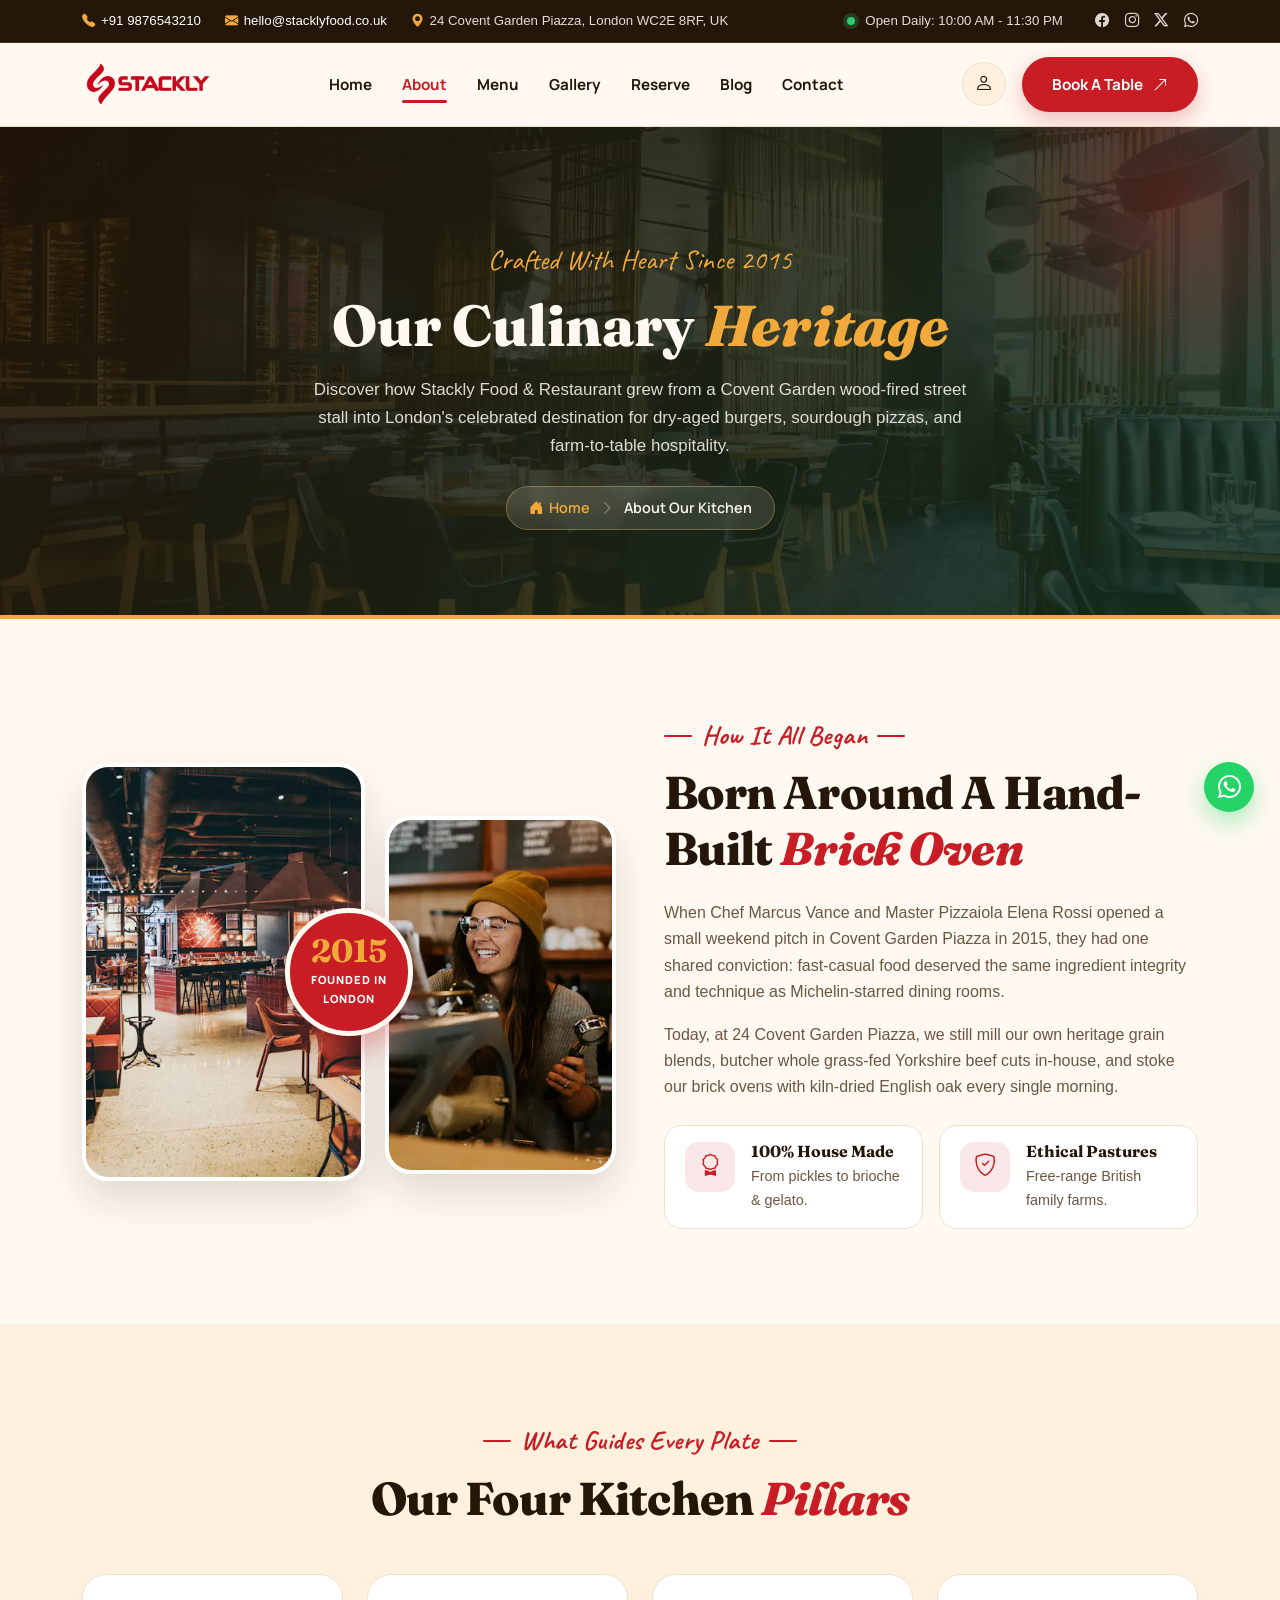
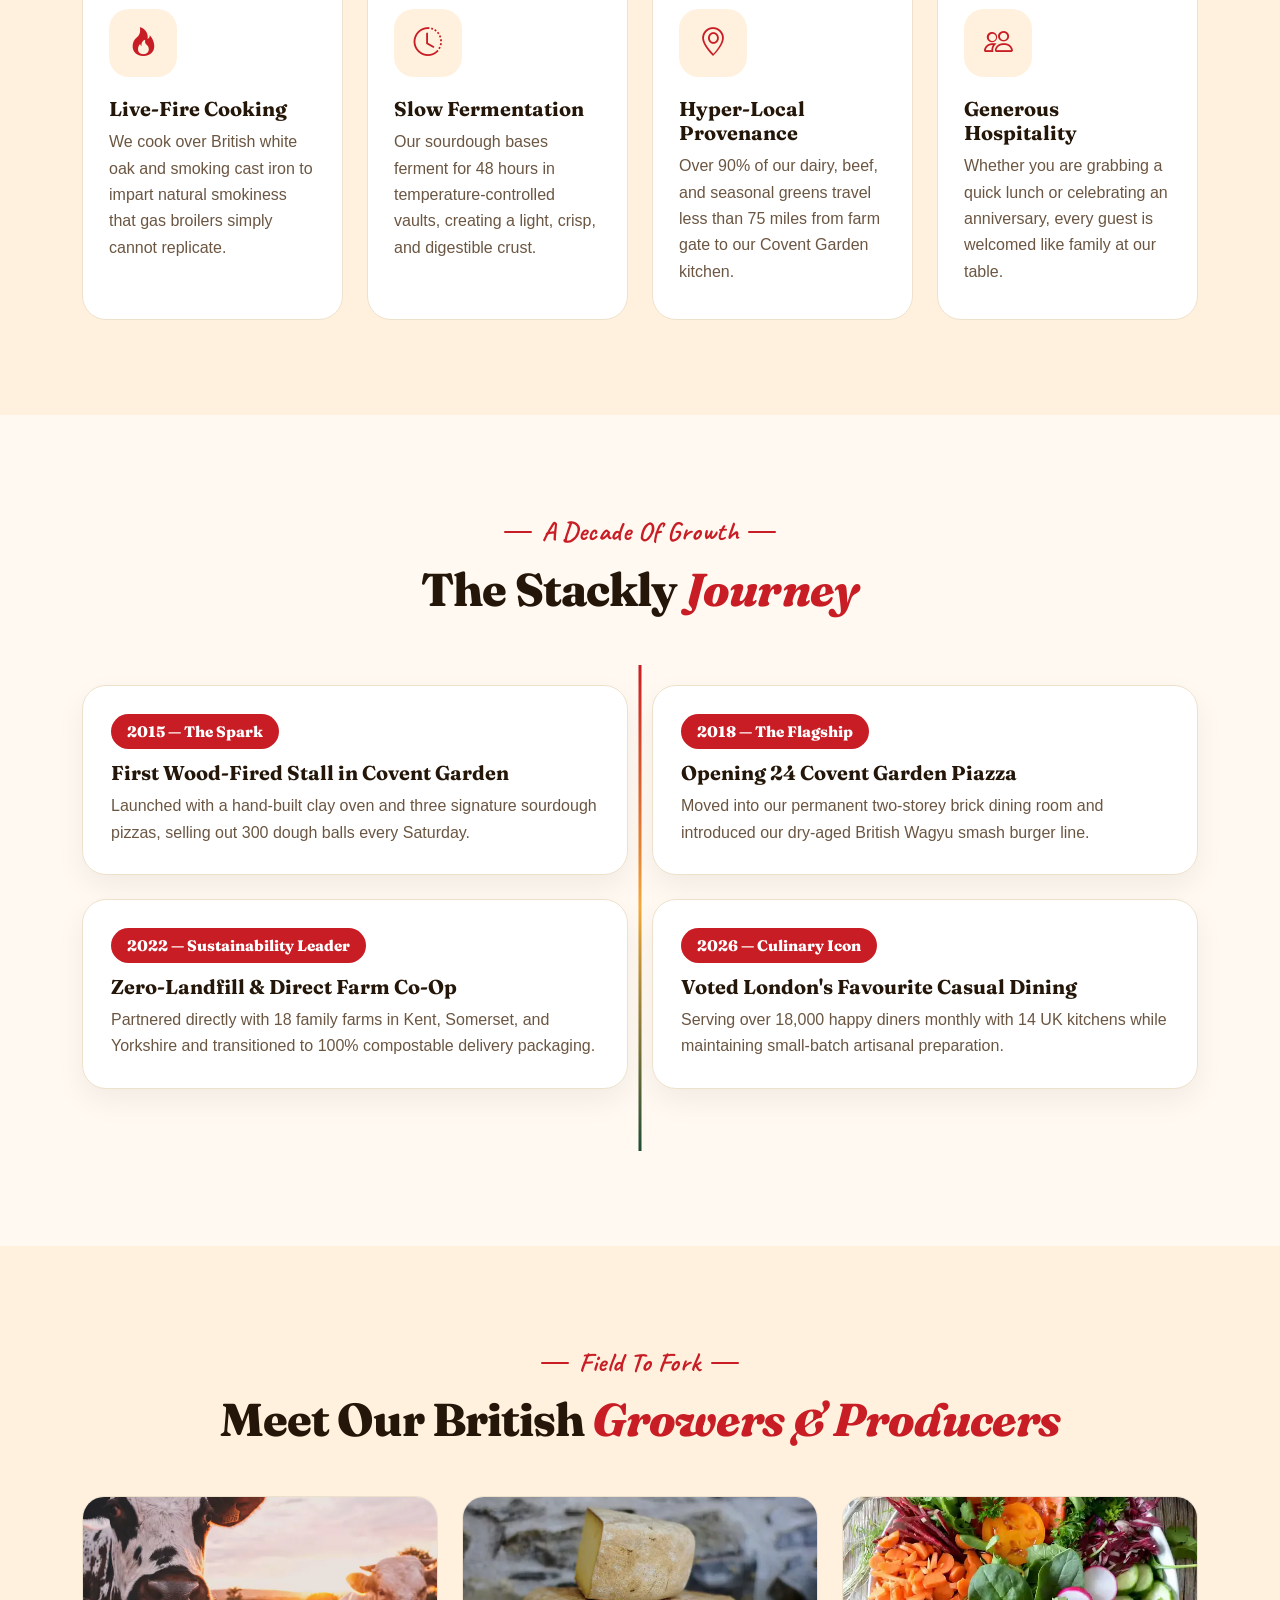
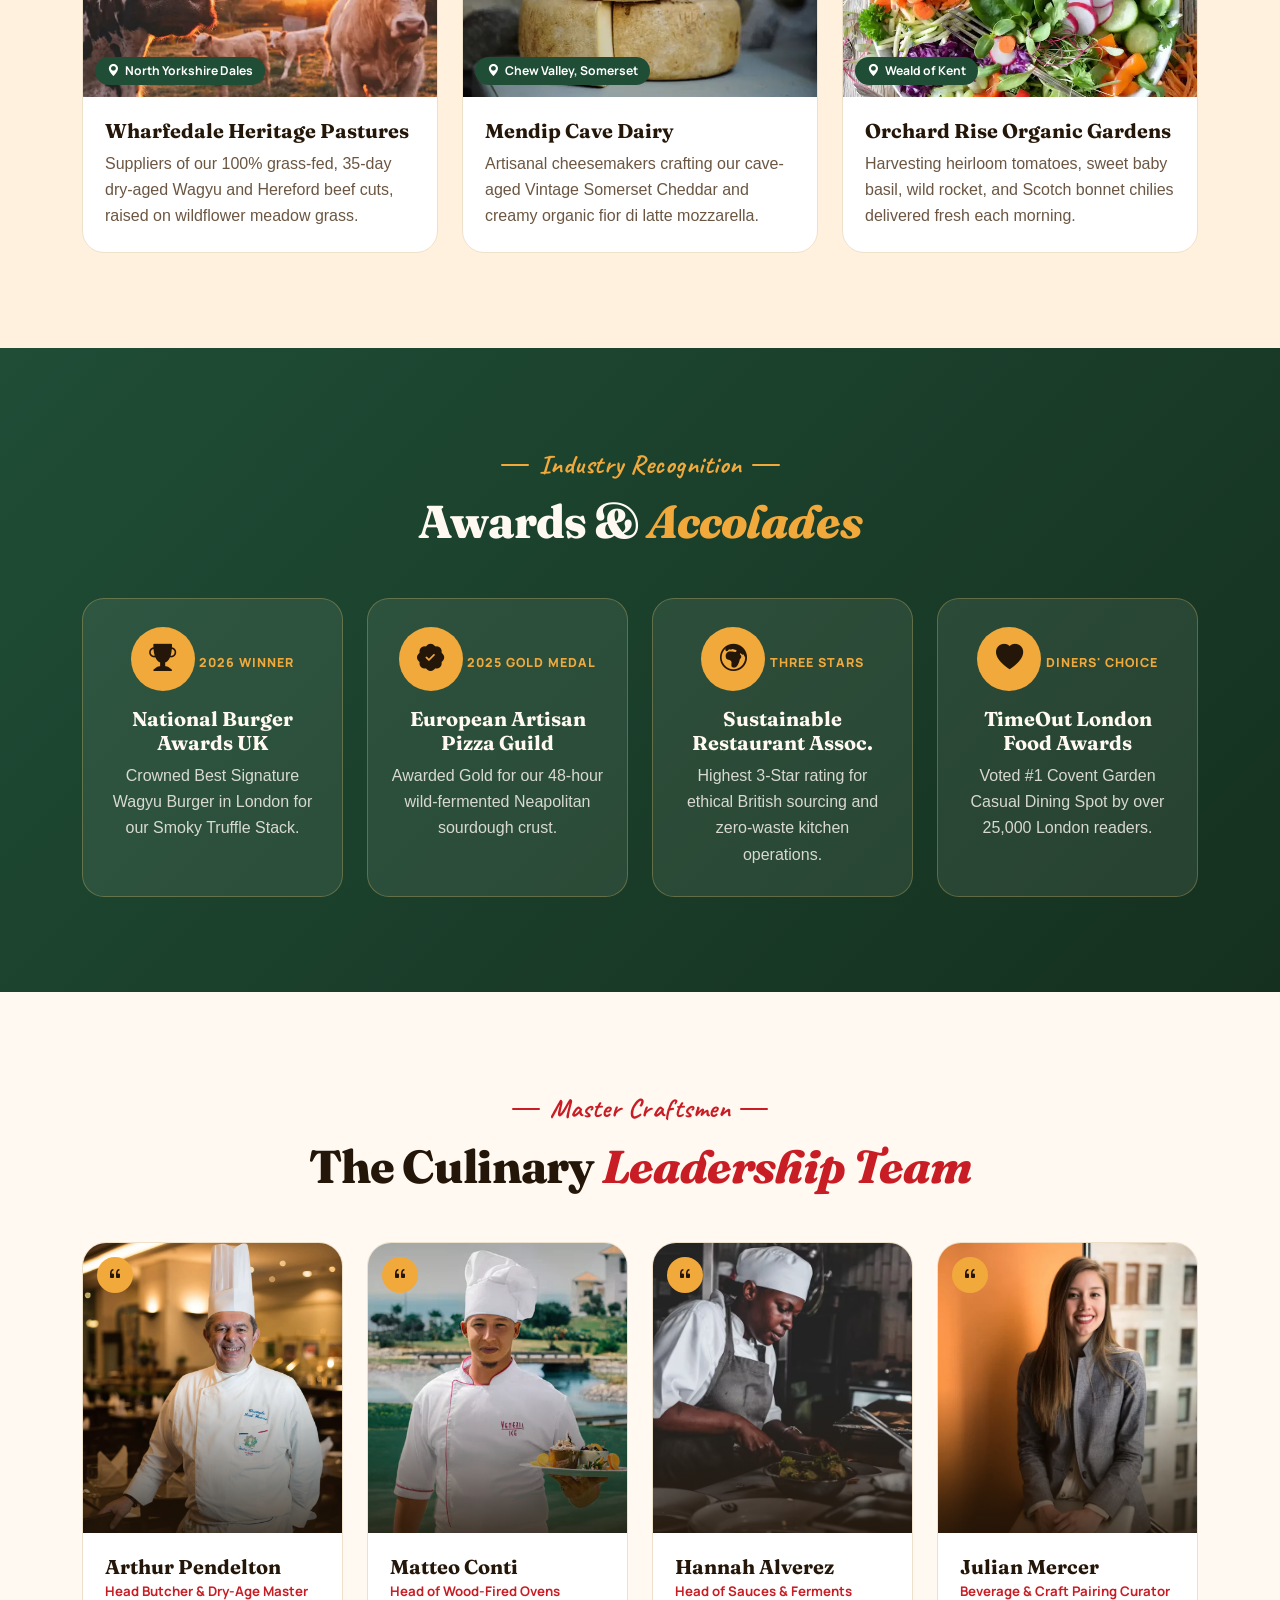
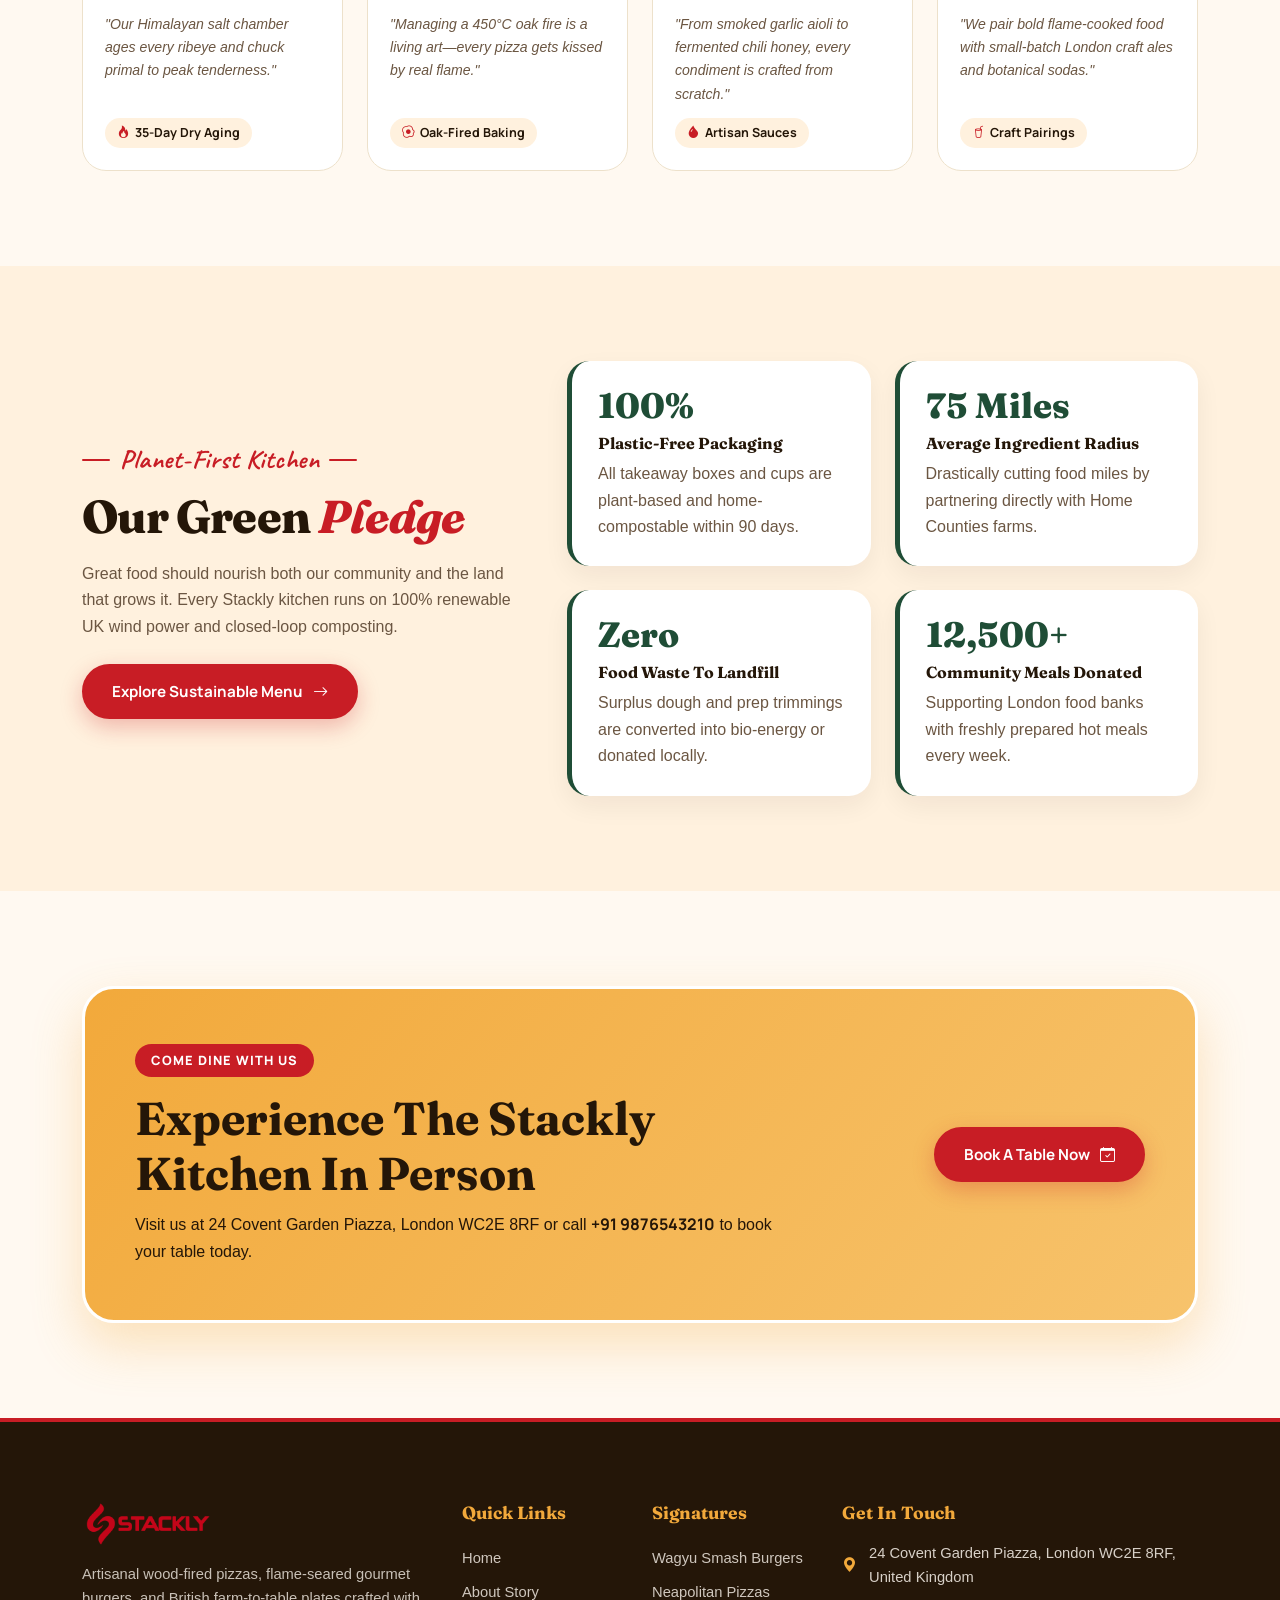
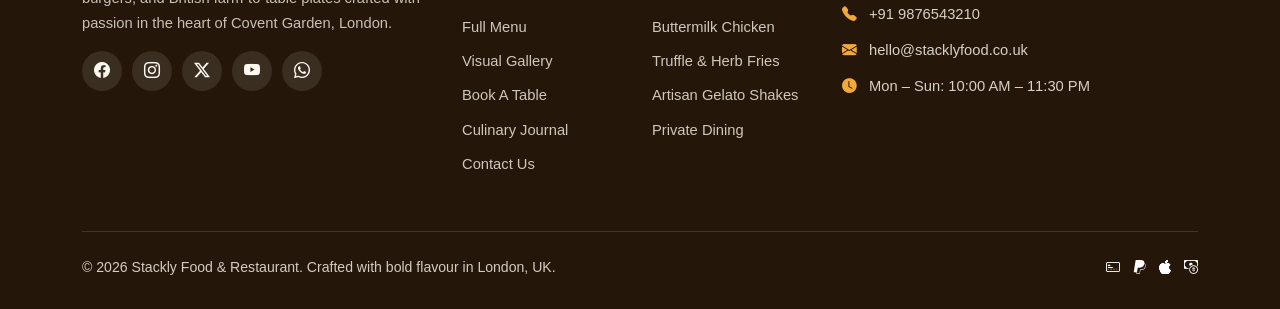
<file: pages/about.html>
<!doctype html>
<html lang="en">
  <head>
    <meta charset="UTF-8" />
    <meta name="viewport" content="width=device-width, initial-scale=1.0" />
    <title>
      About Us | Stackly Food &amp; Restaurant — Our Culinary Story &amp;
      Heritage
    </title>
    <link
      rel="icon"
      type="image/webp"
      href="../assets/images/logoStackly.webp"
    />
    <link
      href="https://cdn.jsdelivr.net/npm/bootstrap@5.3.3/dist/css/bootstrap.min.css"
      rel="stylesheet"
    />
    <link
      href="https://cdn.jsdelivr.net/npm/bootstrap-icons@1.11.3/font/bootstrap-icons.min.css"
      rel="stylesheet"
    />
    <link
      href="https://cdn.jsdelivr.net/npm/aos@2.3.4/dist/aos.css"
      rel="stylesheet"
    />
    <link href="../assets/css/styles.css" rel="stylesheet" />
    <link href="../assets/css/about.css" rel="stylesheet" />
  </head>
  <body>
    <!-- Common Header -->
    <div id="header-placeholder"></div>

    <!-- ============ SECTION 1: PAGE BANNER & BREADCRUMBS ============ -->
    <section
      class="page-banner text-center"
      style="
        background-image:
          linear-gradient(
            130deg,
            rgba(36, 22, 8, 0.88) 0%,
            rgba(21, 48, 31, 0.86) 100%
          ),
          url(&quot;../assets/images/about/about-banner-image.webp&quot;);
      "
    >
      <div class="container">
        <span class="banner-eyebrow">Crafted With Heart Since 2015</span>
        <h1>Our Culinary <em>Heritage</em></h1>
        <p class="banner-desc">
          Discover how Stackly Food &amp; Restaurant grew from a Covent Garden
          wood-fired street stall into London's celebrated destination for
          dry-aged burgers, sourdough pizzas, and farm-to-table hospitality.
        </p>
        <nav aria-label="breadcrumb">
          <div class="breadcrumb-pill">
            <a href="../index.html"
              ><i class="bi bi-house-door-fill"></i> Home</a
            >
            <span class="sep"><i class="bi bi-chevron-right"></i></span>
            <span class="current">About Our Kitchen</span>
          </div>
        </nav>
      </div>
    </section>

    <!-- ============ SECTION 2: FOUNDER'S ORIGIN STORY ============ -->
    <section class="section-pad">
      <div class="container">
        <div class="row align-items-center g-5">
          <div class="col-lg-6" data-aos="fade-right">
            <div class="about-img-grid">
              <div class="about-img-1">
                <img
                  src="../assets/images/about/about-img-1.webp"
                  alt="Stackly Warm Dining Room"
                />
              </div>
              <div class="about-img-2">
                <img
                  src="../assets/images/about/about-img-2.webp"
                  alt="Wood-fired brick oven flames"
                />
              </div>
              <div class="about-exp-badge">
                <strong>2015</strong><span>FOUNDED IN<br />LONDON</span>
              </div>
            </div>
          </div>
          <div class="col-lg-6" data-aos="fade-left">
            <div class="eyebrow">How It All Began</div>
            <h2 class="section-title mb-4">
              Born Around A Hand-Built <span class="accent">Brick Oven</span>
            </h2>
            <p class="mb-3">
              When Chef Marcus Vance and Master Pizzaiola Elena Rossi opened a
              small weekend pitch in Covent Garden Piazza in 2015, they had one
              shared conviction: fast-casual food deserved the same ingredient
              integrity and technique as Michelin-starred dining rooms.
            </p>
            <p class="mb-4">
              Today, at 24 Covent Garden Piazza, we still mill our own heritage
              grain blends, butcher whole grass-fed Yorkshire beef cuts
              in-house, and stoke our brick ovens with kiln-dried English oak
              every single morning.
            </p>
            <div class="row g-3">
              <div class="col-sm-6">
                <div class="feature-row mb-0">
                  <div class="f-ico"><i class="bi bi-award"></i></div>
                  <div>
                    <h6>100% House Made</h6>
                    <p>From pickles to brioche &amp; gelato.</p>
                  </div>
                </div>
              </div>
              <div class="col-sm-6">
                <div class="feature-row mb-0">
                  <div class="f-ico"><i class="bi bi-shield-check"></i></div>
                  <div>
                    <h6>Ethical Pastures</h6>
                    <p>Free-range British family farms.</p>
                  </div>
                </div>
              </div>
            </div>
          </div>
        </div>
      </div>
    </section>

    <!-- ============ SECTION 3: CORE CULINARY PHILOSOPHY PILLARS ============ -->
    <section class="section-pad bg-paper">
      <div class="container">
        <div class="text-center mb-5" data-aos="fade-up">
          <div class="eyebrow">What Guides Every Plate</div>
          <h2 class="section-title">
            Our Four Kitchen <span class="accent">Pillars</span>
          </h2>
        </div>
        <div class="row g-4">
          <div class="col-md-6 col-lg-3" data-aos="fade-up" data-aos-delay="0">
            <div class="pillar-card">
              <div class="pillar-icon"><i class="bi bi-fire"></i></div>
              <h5>Live-Fire Cooking</h5>
              <p class="mb-0">
                We cook over British white oak and smoking cast iron to impart
                natural smokiness that gas broilers simply cannot replicate.
              </p>
            </div>
          </div>
          <div class="col-md-6 col-lg-3" data-aos="fade-up" data-aos-delay="80">
            <div class="pillar-card">
              <div class="pillar-icon"><i class="bi bi-clock-history"></i></div>
              <h5>Slow Fermentation</h5>
              <p class="mb-0">
                Our sourdough bases ferment for 48 hours in
                temperature-controlled vaults, creating a light, crisp, and
                digestible crust.
              </p>
            </div>
          </div>
          <div
            class="col-md-6 col-lg-3"
            data-aos="fade-up"
            data-aos-delay="160"
          >
            <div class="pillar-card">
              <div class="pillar-icon"><i class="bi bi-geo-alt"></i></div>
              <h5>Hyper-Local Provenance</h5>
              <p class="mb-0">
                Over 90% of our dairy, beef, and seasonal greens travel less
                than 75 miles from farm gate to our Covent Garden kitchen.
              </p>
            </div>
          </div>
          <div
            class="col-md-6 col-lg-3"
            data-aos="fade-up"
            data-aos-delay="240"
          >
            <div class="pillar-card">
              <div class="pillar-icon"><i class="bi bi-people"></i></div>
              <h5>Generous Hospitality</h5>
              <p class="mb-0">
                Whether you are grabbing a quick lunch or celebrating an
                anniversary, every guest is welcomed like family at our table.
              </p>
            </div>
          </div>
        </div>
      </div>
    </section>

    <!-- ============ SECTION 4: RESTAURANT MILESTONES TIMELINE ============ -->
    <section class="section-pad">
      <div class="container">
        <div class="text-center mb-5" data-aos="fade-up">
          <div class="eyebrow">A Decade Of Growth</div>
          <h2 class="section-title">
            The Stackly <span class="accent">Journey</span>
          </h2>
        </div>
        <div class="timeline-wrap">
          <div
            class="row g-4 align-items-center timeline-node"
            data-aos="fade-up"
          >
            <div class="col-md-6">
              <div class="timeline-card">
                <span class="timeline-year">2015 — The Spark</span>
                <h5>First Wood-Fired Stall in Covent Garden</h5>
                <p class="mb-0">
                  Launched with a hand-built clay oven and three signature
                  sourdough pizzas, selling out 300 dough balls every Saturday.
                </p>
              </div>
            </div>
            <div class="col-md-6">
              <div class="timeline-card">
                <span class="timeline-year">2018 — The Flagship</span>
                <h5>Opening 24 Covent Garden Piazza</h5>
                <p class="mb-0">
                  Moved into our permanent two-storey brick dining room and
                  introduced our dry-aged British Wagyu smash burger line.
                </p>
              </div>
            </div>
            <div class="col-md-6">
              <div class="timeline-card">
                <span class="timeline-year">2022 — Sustainability Leader</span>
                <h5>Zero-Landfill &amp; Direct Farm Co-Op</h5>
                <p class="mb-0">
                  Partnered directly with 18 family farms in Kent, Somerset, and
                  Yorkshire and transitioned to 100% compostable delivery
                  packaging.
                </p>
              </div>
            </div>
            <div class="col-md-6">
              <div class="timeline-card">
                <span class="timeline-year">2026 — Culinary Icon</span>
                <h5>Voted London's Favourite Casual Dining</h5>
                <p class="mb-0">
                  Serving over 18,000 happy diners monthly with 14 UK kitchens
                  while maintaining small-batch artisanal preparation.
                </p>
              </div>
            </div>
          </div>
        </div>
      </div>
    </section>

    <!-- ============ SECTION 5: BRITISH FARM & ARTISAN PARTNERS ============ -->
    <section class="section-pad bg-paper">
      <div class="container">
        <div class="text-center mb-5" data-aos="fade-up">
          <div class="eyebrow">Field To Fork</div>
          <h2 class="section-title">
            Meet Our British <span class="accent">Growers &amp; Producers</span>
          </h2>
        </div>
        <div class="row g-4">
          <div class="col-md-4" data-aos="fade-up" data-aos-delay="0">
            <div class="partner-farm-card">
              <div class="pfc-img">
                <span class="pfc-region"
                  ><i class="bi bi-geo-alt-fill me-1"></i> North Yorkshire
                  Dales</span
                >
                <img
                  src="../assets/images/about/about-partner-farm-card-1.webp"
                  alt="Yorkshire Pasture Cattle"
                />
              </div>
              <div class="pfc-body">
                <h5>Wharfedale Heritage Pastures</h5>
                <p class="mb-0">
                  Suppliers of our 100% grass-fed, 35-day dry-aged Wagyu and
                  Hereford beef cuts, raised on wildflower meadow grass.
                </p>
              </div>
            </div>
          </div>
          <div class="col-md-4" data-aos="fade-up" data-aos-delay="100">
            <div class="partner-farm-card">
              <div class="pfc-img">
                <span class="pfc-region"
                  ><i class="bi bi-geo-alt-fill me-1"></i> Chew Valley,
                  Somerset</span
                >
                <img
                  src="../assets/images/about/about-partner-farm-card-2.webp"
                  alt="Somerset Artisan Cheese"
                />
              </div>
              <div class="pfc-body">
                <h5>Mendip Cave Dairy</h5>
                <p class="mb-0">
                  Artisanal cheesemakers crafting our cave-aged Vintage Somerset
                  Cheddar and creamy organic fior di latte mozzarella.
                </p>
              </div>
            </div>
          </div>
          <div class="col-md-4" data-aos="fade-up" data-aos-delay="200">
            <div class="partner-farm-card">
              <div class="pfc-img">
                <span class="pfc-region"
                  ><i class="bi bi-geo-alt-fill me-1"></i> Weald of Kent</span
                >
                <img
                  src="../assets/images/about/about-partner-farm-card-3.webp"
                  alt="Kent Organic Market Garden"
                />
              </div>
              <div class="pfc-body">
                <h5>Orchard Rise Organic Gardens</h5>
                <p class="mb-0">
                  Harvesting heirloom tomatoes, sweet baby basil, wild rocket,
                  and Scotch bonnet chilies delivered fresh each morning.
                </p>
              </div>
            </div>
          </div>
        </div>
      </div>
    </section>

    <!-- ============ SECTION 6: AWARDS & ACCOLADES (BASIL) ============ -->
    <section class="section-pad bg-basil">
      <div class="container">
        <div class="text-center mb-5" data-aos="fade-up">
          <div class="eyebrow">Industry Recognition</div>
          <h2 class="section-title">
            Awards &amp; <span class="accent">Accolades</span>
          </h2>
        </div>
        <div class="row g-4">
          <div class="col-sm-6 col-lg-3" data-aos="fade-up" data-aos-delay="0">
            <div class="award-badge-card">
              <div class="award-ico"><i class="bi bi-trophy-fill"></i></div>
              <span class="award-year">2026 WINNER</span>
              <h5>National Burger Awards UK</h5>
              <p class="mb-0">
                Crowned Best Signature Wagyu Burger in London for our Smoky
                Truffle Stack.
              </p>
            </div>
          </div>
          <div class="col-sm-6 col-lg-3" data-aos="fade-up" data-aos-delay="80">
            <div class="award-badge-card">
              <div class="award-ico">
                <i class="bi bi-patch-check-fill"></i>
              </div>
              <span class="award-year">2025 GOLD MEDAL</span>
              <h5>European Artisan Pizza Guild</h5>
              <p class="mb-0">
                Awarded Gold for our 48-hour wild-fermented Neapolitan sourdough
                crust.
              </p>
            </div>
          </div>
          <div
            class="col-sm-6 col-lg-3"
            data-aos="fade-up"
            data-aos-delay="160"
          >
            <div class="award-badge-card">
              <div class="award-ico">
                <i class="bi bi-globe-europe-africa"></i>
              </div>
              <span class="award-year">THREE STARS</span>
              <h5>Sustainable Restaurant Assoc.</h5>
              <p class="mb-0">
                Highest 3-Star rating for ethical British sourcing and
                zero-waste kitchen operations.
              </p>
            </div>
          </div>
          <div
            class="col-sm-6 col-lg-3"
            data-aos="fade-up"
            data-aos-delay="240"
          >
            <div class="award-badge-card">
              <div class="award-ico"><i class="bi bi-heart-fill"></i></div>
              <span class="award-year">DINERS' CHOICE</span>
              <h5>TimeOut London Food Awards</h5>
              <p class="mb-0">
                Voted #1 Covent Garden Casual Dining Spot by over 25,000 London
                readers.
              </p>
            </div>
          </div>
        </div>
      </div>
    </section>

    <!-- ============ SECTION 7: MEET OUR LEADERSHIP & CULINARY BRIGADE ============ -->
    <section class="section-pad">
      <div class="container">
        <div class="text-center mb-5" data-aos="fade-up">
          <div class="eyebrow">Master Craftsmen</div>
          <h2 class="section-title">
            The Culinary <span class="accent">Leadership Team</span>
          </h2>
        </div>
        <div class="row g-4">
          <div class="col-sm-6 col-lg-3" data-aos="fade-up" data-aos-delay="0">
            <div class="chef-card">
              <div class="chef-img">
                <img
                  src="../assets/images/home/home-expert-chef-img-1.webp"
                  alt="Chef Arthur Pendelton"
                />
                <div class="chef-fade"></div>
                <div class="chef-quote-ico"><i class="bi bi-quote"></i></div>
              </div>
              <div class="chef-body">
                <h5>Arthur Pendelton</h5>
                <span class="chef-role">Head Butcher &amp; Dry-Age Master</span>
                <p class="chef-bio">
                  "Our Himalayan salt chamber ages every ribeye and chuck primal
                  to peak tenderness."
                </p>
                <span class="chef-specialty"
                  ><i class="bi bi-fire"></i> 35-Day Dry Aging</span
                >
              </div>
            </div>
          </div>
          <div class="col-sm-6 col-lg-3" data-aos="fade-up" data-aos-delay="80">
            <div class="chef-card">
              <div class="chef-img">
                <img
                  src="../assets/images/home/home-expert-chef-img-2.webp"
                  alt="Chef Matteo Conti"
                />
                <div class="chef-fade"></div>
                <div class="chef-quote-ico"><i class="bi bi-quote"></i></div>
              </div>
              <div class="chef-body">
                <h5>Matteo Conti</h5>
                <span class="chef-role">Head of Wood-Fired Ovens</span>
                <p class="chef-bio">
                  "Managing a 450°C oak fire is a living art—every pizza gets
                  kissed by real flame."
                </p>
                <span class="chef-specialty"
                  ><i class="bi bi-egg-fried"></i> Oak-Fired Baking</span
                >
              </div>
            </div>
          </div>
          <div
            class="col-sm-6 col-lg-3"
            data-aos="fade-up"
            data-aos-delay="160"
          >
            <div class="chef-card">
              <div class="chef-img">
                <img
                  src="../assets/images/home/home-expert-chef-img-3.webp"
                  alt="Chef Hannah Alverez"
                />
                <div class="chef-fade"></div>
                <div class="chef-quote-ico"><i class="bi bi-quote"></i></div>
              </div>
              <div class="chef-body">
                <h5>Hannah Alverez</h5>
                <span class="chef-role">Head of Sauces &amp; Ferments</span>
                <p class="chef-bio">
                  "From smoked garlic aioli to fermented chili honey, every
                  condiment is crafted from scratch."
                </p>
                <span class="chef-specialty"
                  ><i class="bi bi-droplet-fill"></i> Artisan Sauces</span
                >
              </div>
            </div>
          </div>
          <div
            class="col-sm-6 col-lg-3"
            data-aos="fade-up"
            data-aos-delay="240"
          >
            <div class="chef-card">
              <div class="chef-img">
                <img
                  src="../assets/images/home/home-expert-chef-img-4.webp"
                  alt="Julian Mercer"
                />
                <div class="chef-fade"></div>
                <div class="chef-quote-ico"><i class="bi bi-quote"></i></div>
              </div>
              <div class="chef-body">
                <h5>Julian Mercer</h5>
                <span class="chef-role"
                  >Beverage &amp; Craft Pairing Curator</span
                >
                <p class="chef-bio">
                  "We pair bold flame-cooked food with small-batch London craft
                  ales and botanical sodas."
                </p>
                <span class="chef-specialty"
                  ><i class="bi bi-cup-straw"></i> Craft Pairings</span
                >
              </div>
            </div>
          </div>
        </div>
      </div>
    </section>

    <!-- ============ SECTION 8: SUSTAINABILITY & ZERO-WASTE COMMITMENT ============ -->
    <section class="section-pad bg-paper">
      <div class="container">
        <div class="row align-items-center g-5">
          <div class="col-lg-5" data-aos="fade-right">
            <div class="eyebrow">Planet-First Kitchen</div>
            <h2 class="section-title mb-3">
              Our Green <span class="accent">Pledge</span>
            </h2>
            <p class="mb-4">
              Great food should nourish both our community and the land that
              grows it. Every Stackly kitchen runs on 100% renewable UK wind
              power and closed-loop composting.
            </p>
            <a href="#" class="btn-chili"
              >Explore Sustainable Menu <i class="bi bi-arrow-right"></i
            ></a>
          </div>
          <div class="col-lg-7" data-aos="fade-left">
            <div class="row g-4">
              <div class="col-sm-6">
                <div class="eco-metric-card">
                  <div class="eco-metric-val">100%</div>
                  <h6 class="mt-2">Plastic-Free Packaging</h6>
                  <p class="mb-0">
                    All takeaway boxes and cups are plant-based and
                    home-compostable within 90 days.
                  </p>
                </div>
              </div>
              <div class="col-sm-6">
                <div class="eco-metric-card">
                  <div class="eco-metric-val">75 Miles</div>
                  <h6 class="mt-2">Average Ingredient Radius</h6>
                  <p class="mb-0">
                    Drastically cutting food miles by partnering directly with
                    Home Counties farms.
                  </p>
                </div>
              </div>
              <div class="col-sm-6">
                <div class="eco-metric-card">
                  <div class="eco-metric-val">Zero</div>
                  <h6 class="mt-2">Food Waste To Landfill</h6>
                  <p class="mb-0">
                    Surplus dough and prep trimmings are converted into
                    bio-energy or donated locally.
                  </p>
                </div>
              </div>
              <div class="col-sm-6">
                <div class="eco-metric-card">
                  <div class="eco-metric-val">12,500+</div>
                  <h6 class="mt-2">Community Meals Donated</h6>
                  <p class="mb-0">
                    Supporting London food banks with freshly prepared hot meals
                    every week.
                  </p>
                </div>
              </div>
            </div>
          </div>
        </div>
      </div>
    </section>

    <!-- ============ SECTION 9: VISIT COVENT GARDEN CTA ============ -->
    <section class="section-pad">
      <div class="container">
        <div class="cta-banner" data-aos="zoom-in">
          <div class="row align-items-center g-4">
            <div class="col-lg-8">
              <div class="cta-eyebrow">Come Dine With Us</div>
              <h2>Experience The Stackly Kitchen In Person</h2>
              <p class="mb-0" style="color: var(--ink)">
                Visit us at 24 Covent Garden Piazza, London WC2E 8RF or call
                <strong>+91 9876543210</strong> to book your table today.
              </p>
            </div>
            <div class="col-lg-4 text-lg-end">
              <a href="#" class="btn-chili"
                >Book A Table Now <i class="bi bi-calendar-check"></i
              ></a>
            </div>
          </div>
        </div>
      </div>
    </section>

    <!-- Common Footer -->
    <div id="footer-placeholder"></div>

    <script src="https://cdn.jsdelivr.net/npm/bootstrap@5.3.3/dist/js/bootstrap.bundle.min.js"></script>
    <script src="https://cdn.jsdelivr.net/npm/aos@2.3.4/dist/aos.js"></script>
    <script src="../assets/js/script.js"></script>
  </body>
</html>
</file>
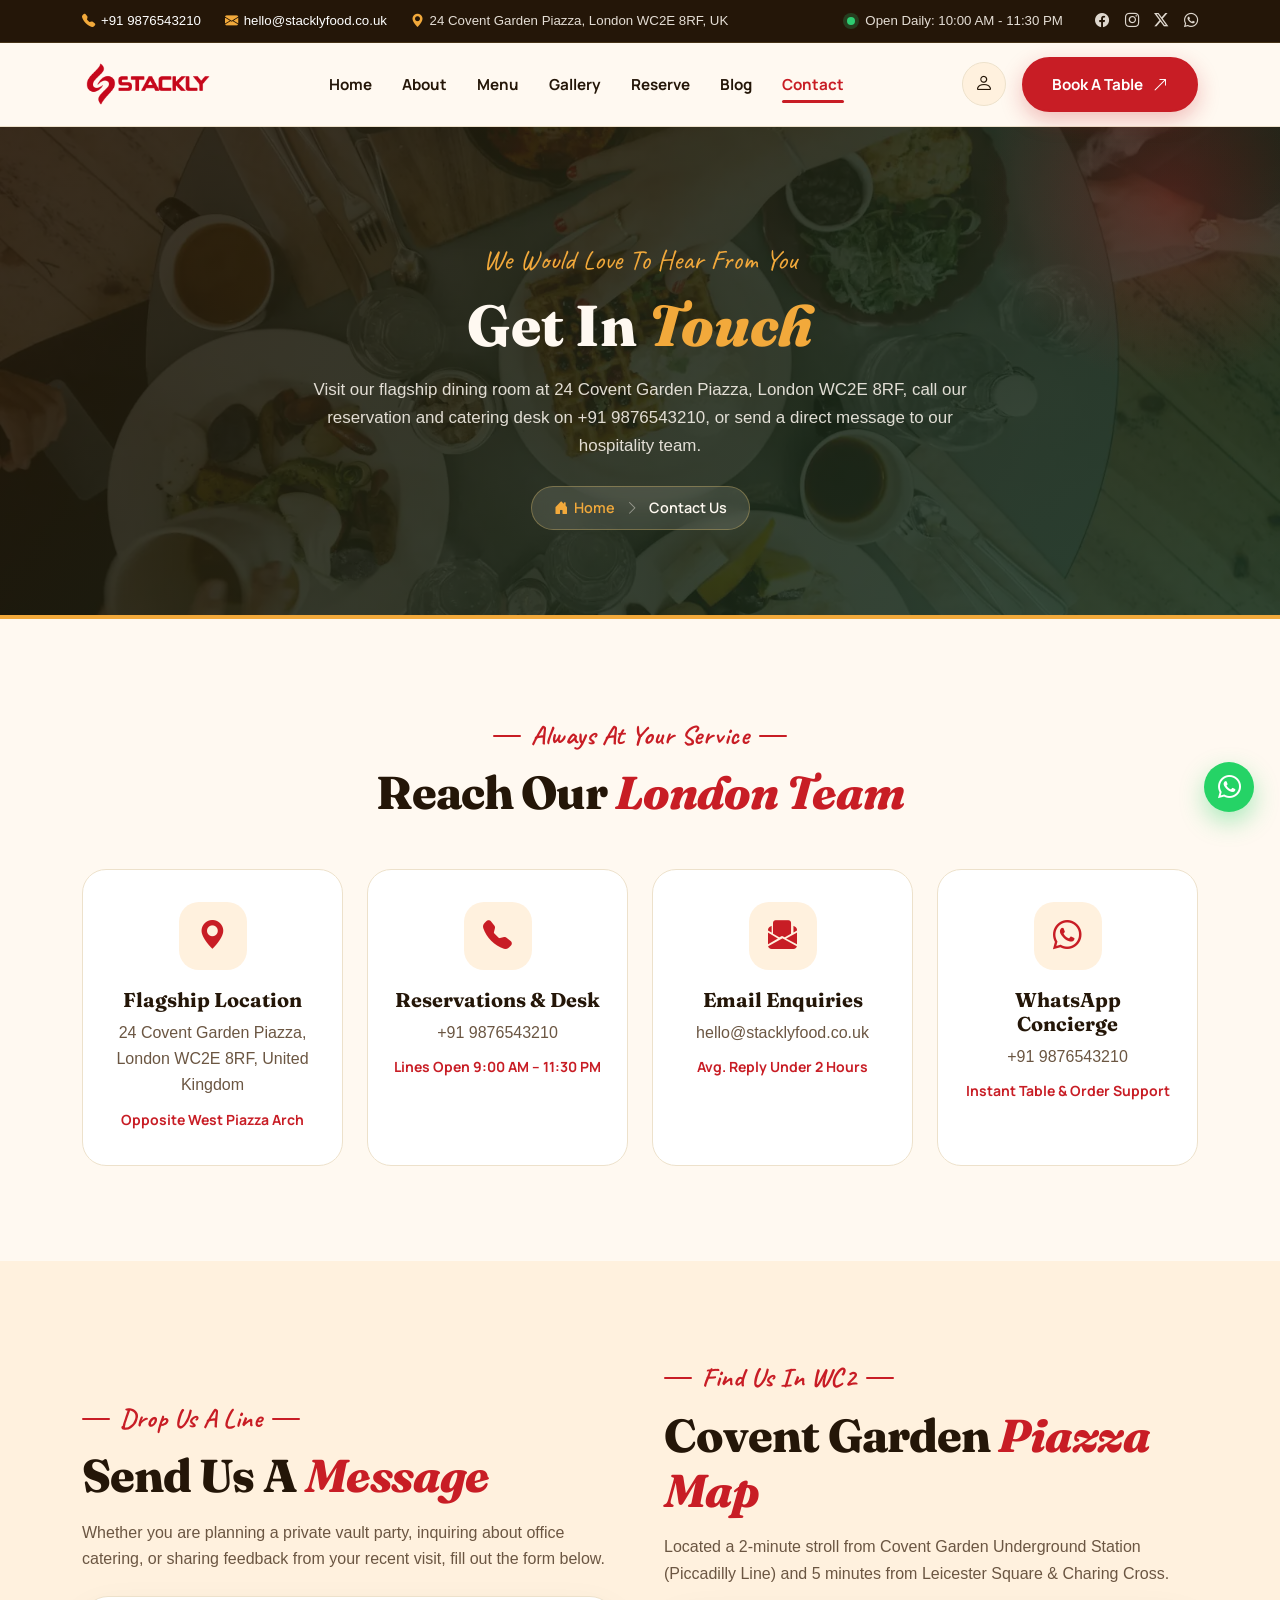
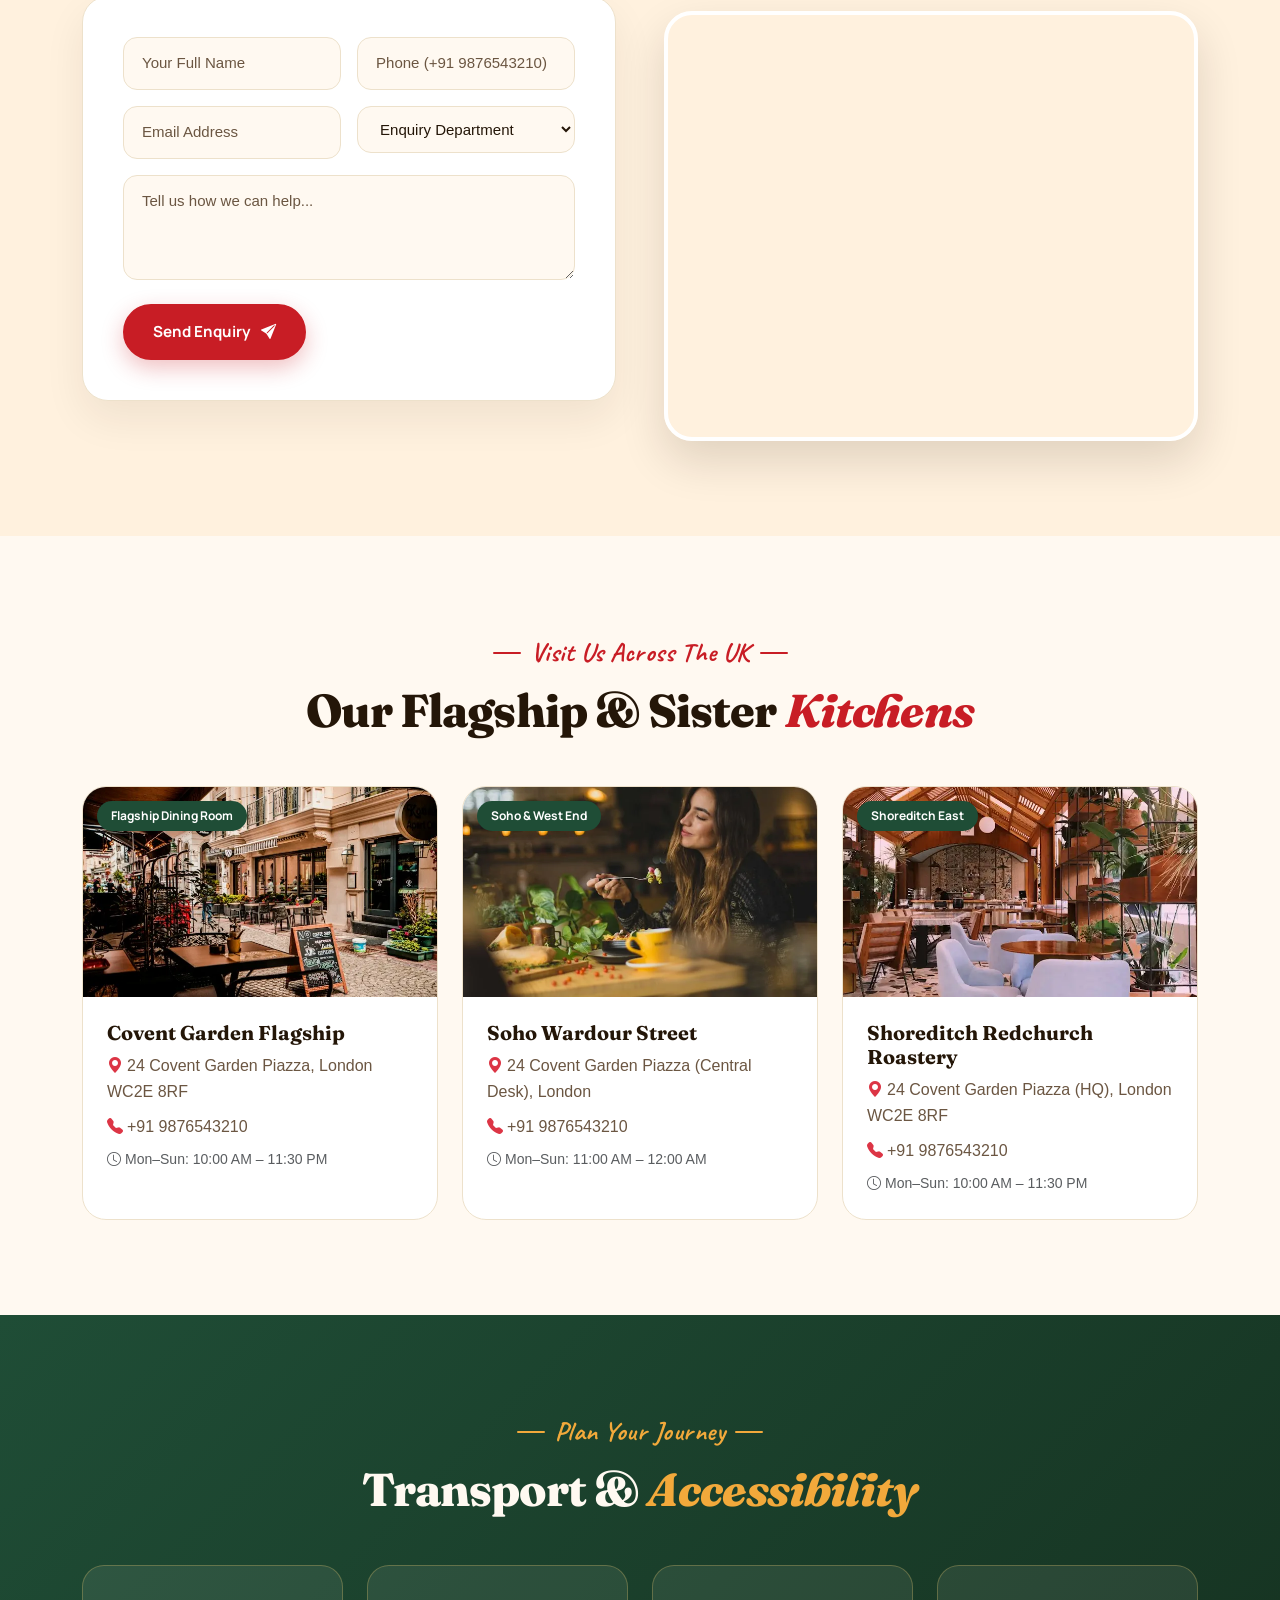
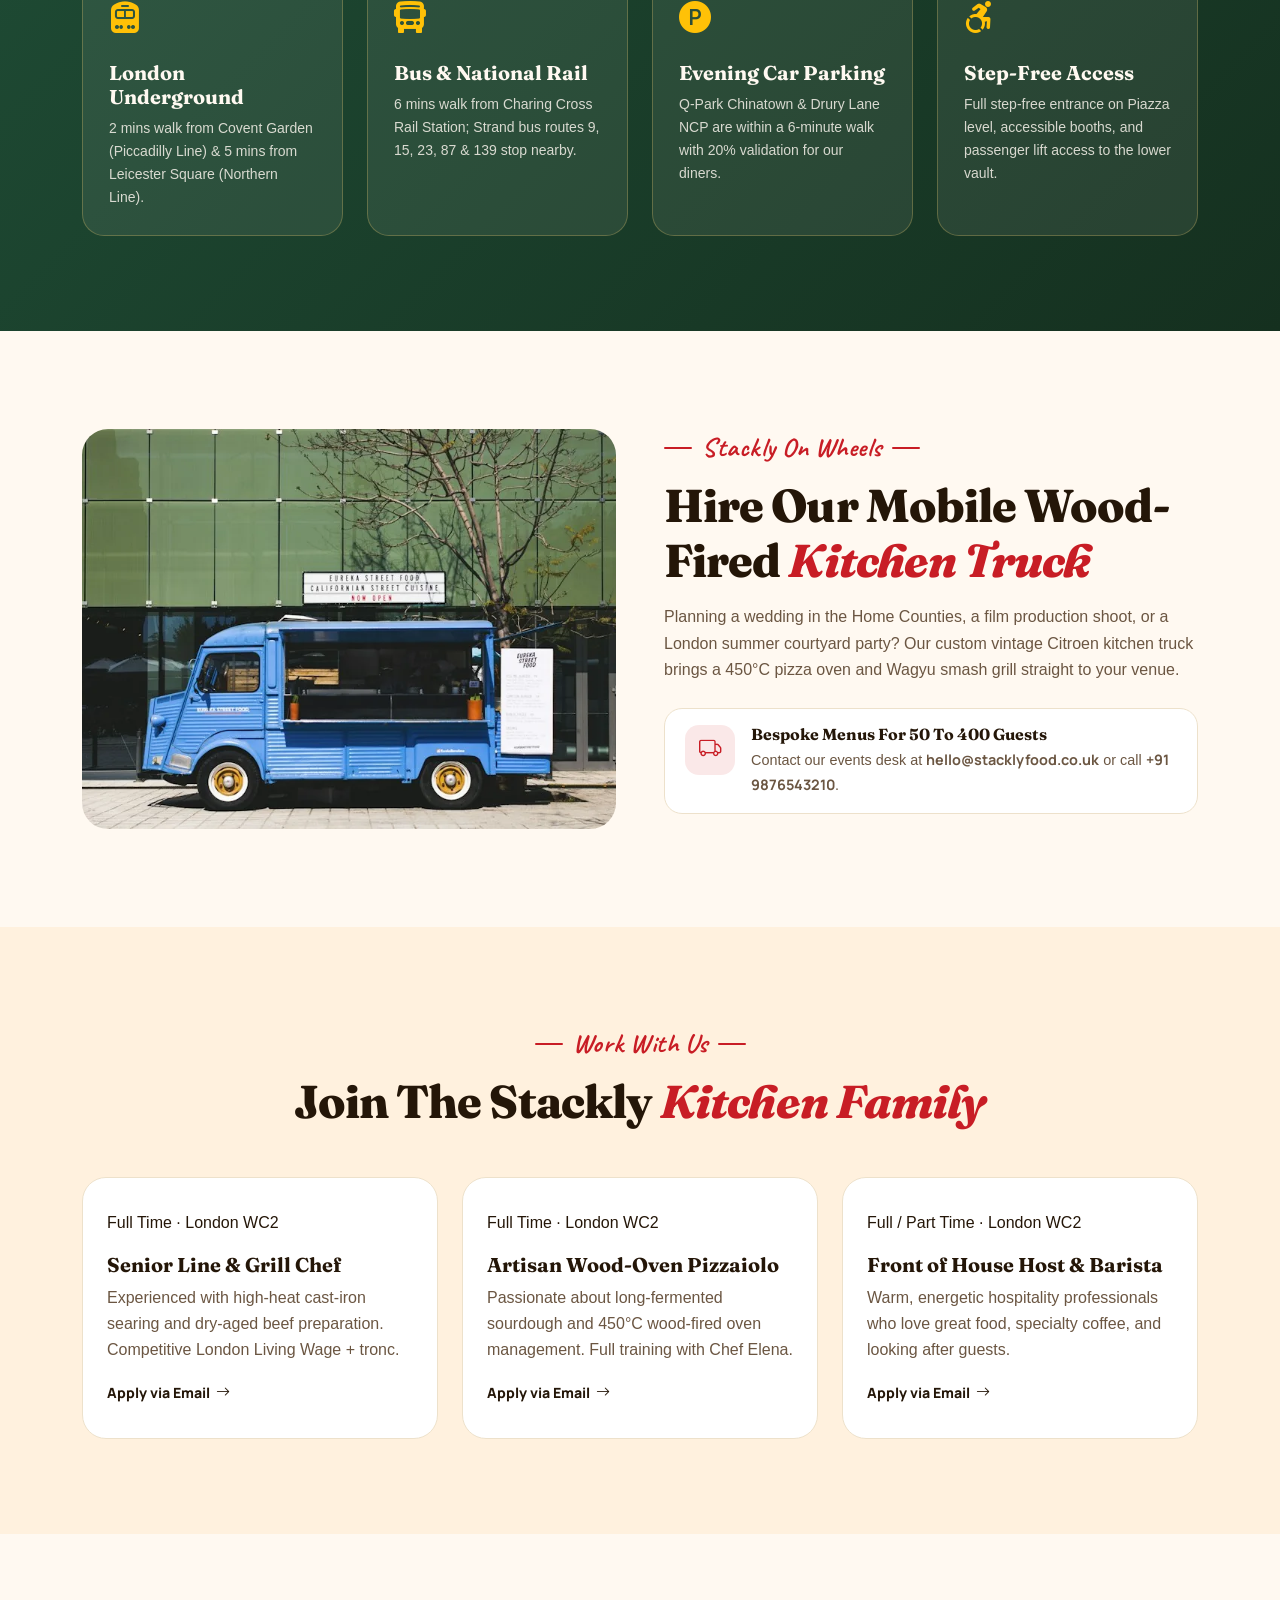
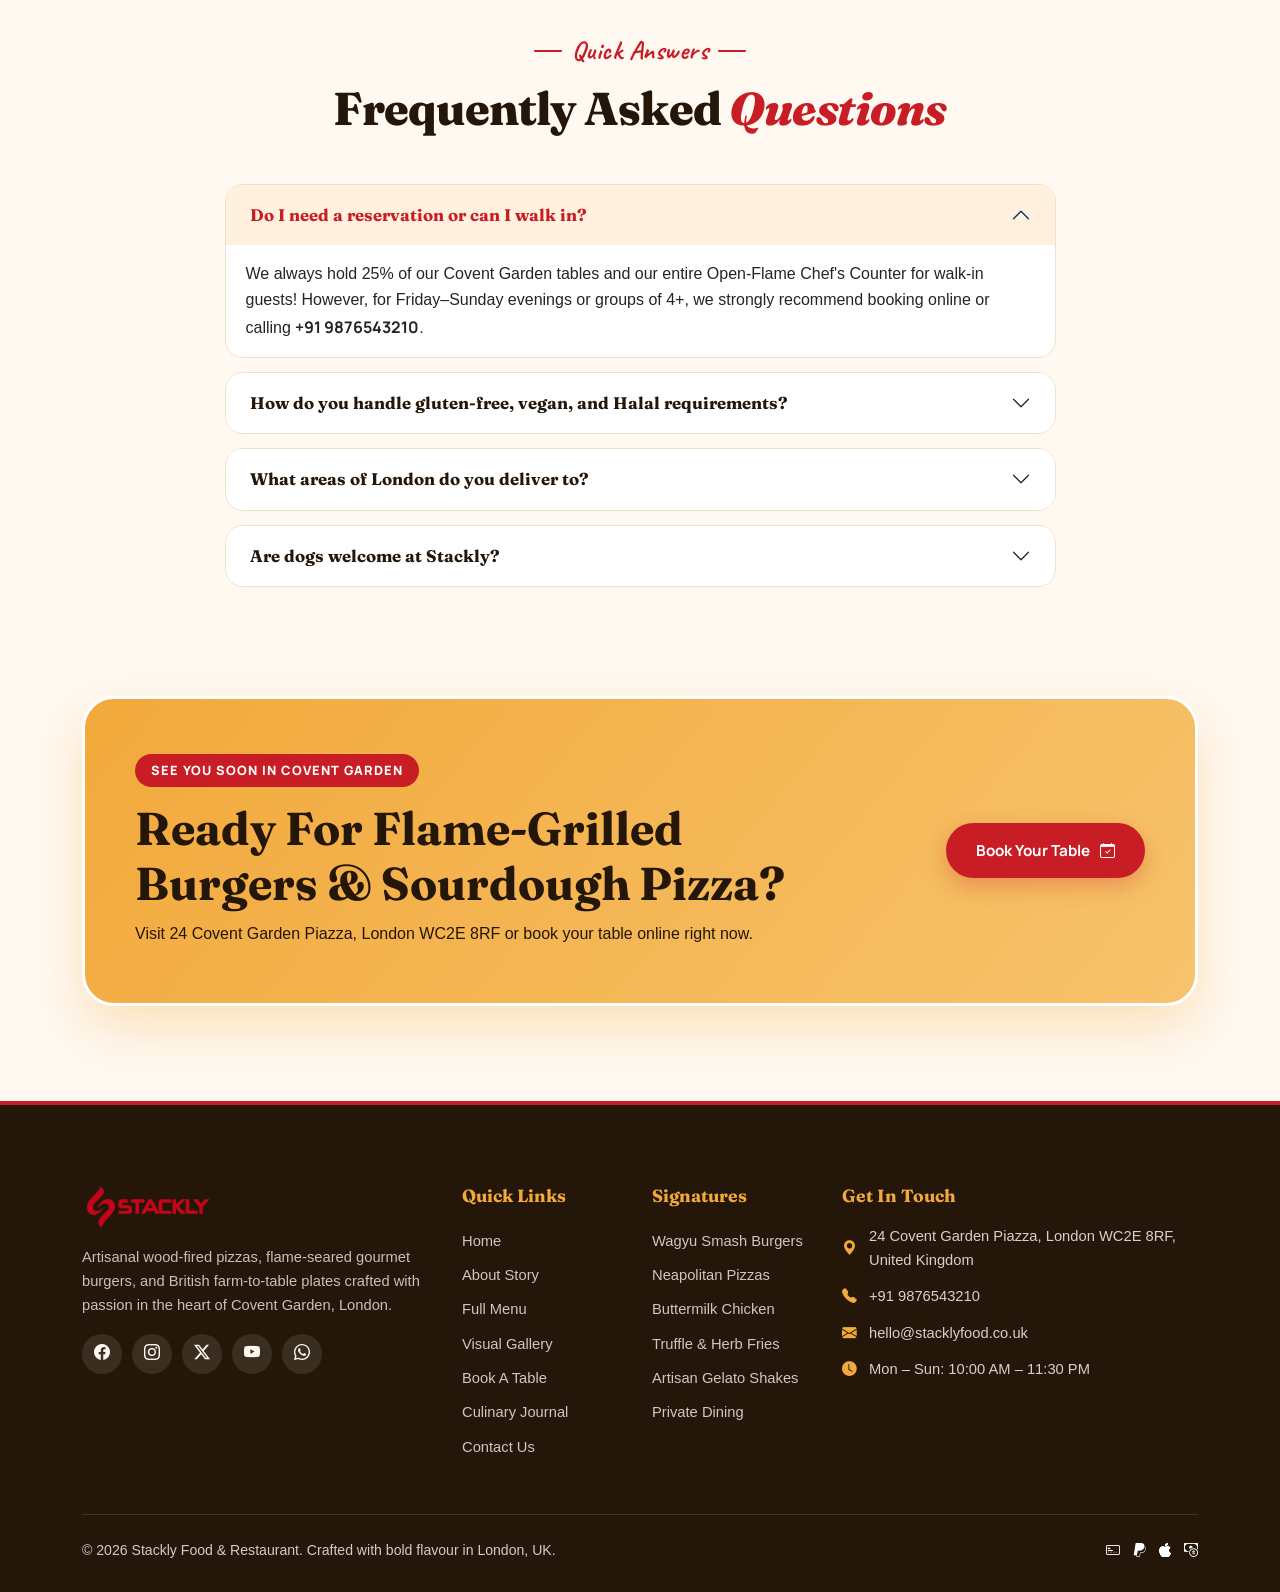
<file: pages/contact.html>
<!doctype html>
<html lang="en">
  <head>
    <meta charset="UTF-8" />
    <meta name="viewport" content="width=device-width, initial-scale=1.0" />
    <title>
      Contact Us | Stackly Food &amp; Restaurant — Covent Garden London
    </title>
    <link
      rel="icon"
      type="image/webp"
      href="../assets/images/logoStackly.webp"
    />
    <link
      href="https://cdn.jsdelivr.net/npm/bootstrap@5.3.3/dist/css/bootstrap.min.css"
      rel="stylesheet"
    />
    <link
      href="https://cdn.jsdelivr.net/npm/bootstrap-icons@1.11.3/font/bootstrap-icons.min.css"
      rel="stylesheet"
    />
    <link
      href="https://cdn.jsdelivr.net/npm/aos@2.3.4/dist/aos.css"
      rel="stylesheet"
    />
    <link href="../assets/css/styles.css" rel="stylesheet" />
    <link href="../assets/css/contact.css" rel="stylesheet" />
  </head>
  <body>
    <!-- Common Header -->
    <div id="header-placeholder"></div>

    <!-- ============ SECTION 1: PAGE BANNER & BREADCRUMBS ============ -->
    <section
      class="page-banner text-center"
      style="
        background-image:
          linear-gradient(
            130deg,
            rgba(36, 22, 8, 0.88) 0%,
            rgba(21, 48, 31, 0.86) 100%
          ),
          url(&quot;../assets/images/contact/contact-banner-image.webp&quot;);
      "
    >
      <div class="container">
        <span class="banner-eyebrow">We Would Love To Hear From You</span>
        <h1>Get In <em>Touch</em></h1>
        <p class="banner-desc">
          Visit our flagship dining room at 24 Covent Garden Piazza, London WC2E
          8RF, call our reservation and catering desk on +91 9876543210, or send
          a direct message to our hospitality team.
        </p>
        <nav aria-label="breadcrumb">
          <div class="breadcrumb-pill">
            <a href="../index.html"
              ><i class="bi bi-house-door-fill"></i> Home</a
            >
            <span class="sep"><i class="bi bi-chevron-right"></i></span>
            <span class="current">Contact Us</span>
          </div>
        </nav>
      </div>
    </section>

    <!-- ============ SECTION 2: DIRECT CONTACT CHANNELS ============ -->
    <section class="section-pad">
      <div class="container">
        <div class="text-center mb-5" data-aos="fade-up">
          <div class="eyebrow">Always At Your Service</div>
          <h2 class="section-title">
            Reach Our <span class="accent">London Team</span>
          </h2>
        </div>
        <div class="row g-4">
          <div class="col-sm-6 col-lg-3" data-aos="fade-up" data-aos-delay="0">
            <div class="channel-card">
              <div class="channel-icon"><i class="bi bi-geo-alt-fill"></i></div>
              <h5>Flagship Location</h5>
              <p class="mb-2">
                24 Covent Garden Piazza, London WC2E 8RF, United Kingdom
              </p>
              <span class="small fw-bold" style="color: var(--chili)"
                >Opposite West Piazza Arch</span
              >
            </div>
          </div>
          <div class="col-sm-6 col-lg-3" data-aos="fade-up" data-aos-delay="80">
            <div class="channel-card">
              <div class="channel-icon">
                <i class="bi bi-telephone-fill"></i>
              </div>
              <h5>Reservations &amp; Desk</h5>
              <p class="mb-2">+91 9876543210</p>
              <span class="small fw-bold" style="color: var(--chili)"
                >Lines Open 9:00 AM – 11:30 PM</span
              >
            </div>
          </div>
          <div
            class="col-sm-6 col-lg-3"
            data-aos="fade-up"
            data-aos-delay="160"
          >
            <div class="channel-card">
              <div class="channel-icon">
                <i class="bi bi-envelope-paper-fill"></i>
              </div>
              <h5>Email Enquiries</h5>
              <p class="mb-2">hello@stacklyfood.co.uk</p>
              <span class="small fw-bold" style="color: var(--chili)"
                >Avg. Reply Under 2 Hours</span
              >
            </div>
          </div>
          <div
            class="col-sm-6 col-lg-3"
            data-aos="fade-up"
            data-aos-delay="240"
          >
            <div class="channel-card">
              <div class="channel-icon"><i class="bi bi-whatsapp"></i></div>
              <h5>WhatsApp Concierge</h5>
              <p class="mb-2">+91 9876543210</p>
              <span class="small fw-bold" style="color: var(--chili)"
                >Instant Table &amp; Order Support</span
              >
            </div>
          </div>
        </div>
      </div>
    </section>

    <!-- ============ SECTION 3: SEND A MESSAGE & LIVE LONDON MAP ============ -->
    <section class="section-pad bg-paper">
      <div class="container">
        <div class="row g-5 align-items-center">
          <div class="col-lg-6" data-aos="fade-right">
            <div class="eyebrow">Drop Us A Line</div>
            <h2 class="section-title mb-3">
              Send Us A <span class="accent">Message</span>
            </h2>
            <p class="mb-4">
              Whether you are planning a private vault party, inquiring about
              office catering, or sharing feedback from your recent visit, fill
              out the form below.
            </p>
            <div class="contact-form-card">
              <form id="contactForm">
                <div class="row g-3">
                  <div class="col-md-6">
                    <label for="contactFullName" class="visually-hidden"
                      >Your Full Name</label
                    >
                    <input
                      type="text"
                      id="contactFullName"
                      name="fullName"
                      class="form-control-custom input-username"
                      placeholder="Your Full Name"
                      aria-label="Your Full Name"
                      autocomplete="name"
                      maxlength="16"
                      required
                    />
                  </div>
                  <div class="col-md-6">
                    <label for="contactPhone" class="visually-hidden"
                      >Phone Number</label
                    >
                    <input
                      type="tel"
                      id="contactPhone"
                      name="phone"
                      class="form-control-custom input-number"
                      placeholder="Phone (+91 9876543210)"
                      aria-label="Phone Number"
                      autocomplete="tel"
                      minlength="10"
                      maxlength="10"
                      inputmode="numeric"
                      required
                    />
                  </div>
                  <div class="col-md-6">
                    <label for="contactEmail" class="visually-hidden"
                      >Email Address</label
                    >
                    <input
                      type="email"
                      id="contactEmail"
                      name="email"
                      class="form-control-custom"
                      placeholder="Email Address"
                      aria-label="Email Address"
                      autocomplete="email"
                      required
                    />
                  </div>
                  <div class="col-md-6">
                    <label for="contactDepartment" class="visually-hidden"
                      >Enquiry Department</label
                    >
                    <select
                      id="contactDepartment"
                      name="department"
                      class="form-control-custom"
                      aria-label="Enquiry Department"
                      autocomplete="off"
                      required
                    >
                      <option value="" disabled selected>
                        Enquiry Department
                      </option>
                      <option value="reservations">Table Reservations</option>
                      <option value="events">Private Vault &amp; Events</option>
                      <option value="catering">Corporate Catering</option>
                      <option value="allergens">
                        Allergens &amp; Dietary Info
                      </option>
                      <option value="press">Press &amp; Partnerships</option>
                    </select>
                  </div>
                  <div class="col-12">
                    <label for="contactMessage" class="visually-hidden"
                      >Your Message</label
                    >
                    <textarea
                      id="contactMessage"
                      name="message"
                      class="form-control-custom"
                      placeholder="Tell us how we can help..."
                      aria-label="Your Message"
                      autocomplete="off"
                      required
                    ></textarea>
                  </div>
                </div>
                <button type="submit" class="btn-chili mt-3">
                  Send Enquiry <i class="bi bi-send-fill"></i>
                </button>
                <div class="form-success-msg" id="contactSuccess">
                  <i class="bi bi-check-circle-fill me-2"></i>Message received!
                  Our Covent Garden desk will respond shortly.
                </div>
              </form>
            </div>
          </div>
          <div class="col-lg-6" data-aos="fade-left">
            <div class="eyebrow">Find Us In WC2</div>
            <h2 class="section-title mb-3">
              Covent Garden <span class="accent">Piazza Map</span>
            </h2>
            <p class="mb-4">
              Located a 2-minute stroll from Covent Garden Underground Station
              (Piccadilly Line) and 5 minutes from Leicester Square &amp;
              Charing Cross.
            </p>
            <div class="map-frame-wrap">
              <iframe
                src="https://www.google.com/maps/embed?pb=!1m18!1m12!1m3!1d2483.046885478791!2d-0.1251608!3d51.5119712!2m3!1f0!2f0!3f0!3m2!1i1024!2i768!4f13.1!3m3!1m2!1s0x487604cb878e81b3%3A0x91f10fa364452046!2sCovent%20Garden%2C%20London%2C%20UK!5e0!3m2!1sen!2suk!4v1700000000000!5m2!1sen!2suk"
                allowfullscreen=""
                loading="lazy"
                referrerpolicy="no-referrer-when-downgrade"
                title="Stackly Covent Garden Map"
              ></iframe>
            </div>
          </div>
        </div>
      </div>
    </section>

    <!-- ============ SECTION 4: OUR UK KITCHEN LOCATIONS ============ -->
    <section class="section-pad">
      <div class="container">
        <div class="text-center mb-5" data-aos="fade-up">
          <div class="eyebrow">Visit Us Across The UK</div>
          <h2 class="section-title">
            Our Flagship &amp; Sister <span class="accent">Kitchens</span>
          </h2>
        </div>
        <div class="row g-4">
          <div class="col-md-4" data-aos="fade-up" data-aos-delay="0">
            <div class="branch-card">
              <div class="branch-img">
                <span class="branch-tag">Flagship Dining Room</span>
                <img
                  src="../assets/images/contact/contact-branch-img-1.webp"
                  alt="Covent Garden Flagship"
                />
              </div>
              <div class="branch-body">
                <h5>Covent Garden Flagship</h5>
                <p class="mb-2">
                  <i class="bi bi-geo-alt-fill text-danger me-1"></i>24 Covent
                  Garden Piazza, London WC2E 8RF
                </p>
                <p class="mb-2">
                  <i class="bi bi-telephone-fill text-danger me-1"></i>+91
                  9876543210
                </p>
                <p class="mb-0 small text-muted">
                  <i class="bi bi-clock me-1"></i>Mon–Sun: 10:00 AM – 11:30 PM
                </p>
              </div>
            </div>
          </div>
          <div class="col-md-4" data-aos="fade-up" data-aos-delay="100">
            <div class="branch-card">
              <div class="branch-img">
                <span class="branch-tag">Soho &amp; West End</span>
                <img
                  src="../assets/images/contact/contact-branch-img-2.webp"
                  alt="Soho Kitchen"
                />
              </div>
              <div class="branch-body">
                <h5>Soho Wardour Street</h5>
                <p class="mb-2">
                  <i class="bi bi-geo-alt-fill text-danger me-1"></i>24 Covent
                  Garden Piazza (Central Desk), London
                </p>
                <p class="mb-2">
                  <i class="bi bi-telephone-fill text-danger me-1"></i>+91
                  9876543210
                </p>
                <p class="mb-0 small text-muted">
                  <i class="bi bi-clock me-1"></i>Mon–Sun: 11:00 AM – 12:00 AM
                </p>
              </div>
            </div>
          </div>
          <div class="col-md-4" data-aos="fade-up" data-aos-delay="200">
            <div class="branch-card">
              <div class="branch-img">
                <span class="branch-tag">Shoreditch East</span>
                <img
                  src="../assets/images/contact/contact-branch-img-3.webp"
                  alt="Shoreditch Kitchen"
                />
              </div>
              <div class="branch-body">
                <h5>Shoreditch Redchurch Roastery</h5>
                <p class="mb-2">
                  <i class="bi bi-geo-alt-fill text-danger me-1"></i>24 Covent
                  Garden Piazza (HQ), London WC2E 8RF
                </p>
                <p class="mb-2">
                  <i class="bi bi-telephone-fill text-danger me-1"></i>+91
                  9876543210
                </p>
                <p class="mb-0 small text-muted">
                  <i class="bi bi-clock me-1"></i>Mon–Sun: 10:00 AM – 11:30 PM
                </p>
              </div>
            </div>
          </div>
        </div>
      </div>
    </section>

    <!-- ============ SECTION 5: GETTING HERE, TUBE & PARKING GUIDE (BASIL) ============ -->
    <section class="section-pad bg-basil">
      <div class="container">
        <div class="text-center mb-5" data-aos="fade-up">
          <div class="eyebrow">Plan Your Journey</div>
          <h2 class="section-title">
            Transport &amp; <span class="accent">Accessibility</span>
          </h2>
        </div>
        <div class="row g-4">
          <div class="col-md-3" data-aos="fade-up" data-aos-delay="0">
            <div class="transport-card">
              <i
                class="bi bi-train-front-fill fs-2 text-warning mb-3 d-block"
              ></i>
              <h5>London Underground</h5>
              <p class="mb-0 small">
                2 mins walk from Covent Garden (Piccadilly Line) &amp; 5 mins
                from Leicester Square (Northern Line).
              </p>
            </div>
          </div>
          <div class="col-md-3" data-aos="fade-up" data-aos-delay="80">
            <div class="transport-card">
              <i
                class="bi bi-bus-front-fill fs-2 text-warning mb-3 d-block"
              ></i>
              <h5>Bus &amp; National Rail</h5>
              <p class="mb-0 small">
                6 mins walk from Charing Cross Rail Station; Strand bus routes
                9, 15, 23, 87 &amp; 139 stop nearby.
              </p>
            </div>
          </div>
          <div class="col-md-3" data-aos="fade-up" data-aos-delay="160">
            <div class="transport-card">
              <i class="bi bi-p-circle-fill fs-2 text-warning mb-3 d-block"></i>
              <h5>Evening Car Parking</h5>
              <p class="mb-0 small">
                Q-Park Chinatown &amp; Drury Lane NCP are within a 6-minute walk
                with 20% validation for our diners.
              </p>
            </div>
          </div>
          <div class="col-md-3" data-aos="fade-up" data-aos-delay="240">
            <div class="transport-card">
              <i
                class="bi bi-person-wheelchair fs-2 text-warning mb-3 d-block"
              ></i>
              <h5>Step-Free Access</h5>
              <p class="mb-0 small">
                Full step-free entrance on Piazza level, accessible booths, and
                passenger lift access to the lower vault.
              </p>
            </div>
          </div>
        </div>
      </div>
    </section>

    <!-- ============ SECTION 6: CORPORATE CATERING & FOOD TRUCK HIRE ============ -->
    <section class="section-pad">
      <div class="container">
        <div class="row align-items-center g-5">
          <div class="col-lg-6" data-aos="fade-right">
            <img
              src="../assets/images/contact/contact-catering-truck-img.webp"
              alt="Stackly Wood-Fired Event Catering"
              style="
                border-radius: 26px;
                height: 400px;
                width: 100%;
                object-fit: cover;
              "
            />
          </div>
          <div class="col-lg-6" data-aos="fade-left">
            <div class="eyebrow">Stackly On Wheels</div>
            <h2 class="section-title mb-3">
              Hire Our Mobile Wood-Fired
              <span class="accent">Kitchen Truck</span>
            </h2>
            <p class="mb-4">
              Planning a wedding in the Home Counties, a film production shoot,
              or a London summer courtyard party? Our custom vintage Citroen
              kitchen truck brings a 450°C pizza oven and Wagyu smash grill
              straight to your venue.
            </p>
            <div class="feature-row">
              <div class="f-ico"><i class="bi bi-truck"></i></div>
              <div>
                <h6>Bespoke Menus For 50 To 400 Guests</h6>
                <p>
                  Contact our events desk at
                  <strong>hello@stacklyfood.co.uk</strong> or call
                  <strong>+91 9876543210</strong>.
                </p>
              </div>
            </div>
          </div>
        </div>
      </div>
    </section>

    <!-- ============ SECTION 7: CAREERS & JOIN THE BRIGADE ============ -->
    <section class="section-pad bg-paper">
      <div class="container">
        <div class="text-center mb-5" data-aos="fade-up">
          <div class="eyebrow">Work With Us</div>
          <h2 class="section-title">
            Join The Stackly <span class="accent">Kitchen Family</span>
          </h2>
        </div>
        <div class="row g-4">
          <div class="col-md-4" data-aos="fade-up" data-aos-delay="0">
            <div class="process-card text-start">
              <span class="tc-badge">Full Time · London WC2</span>
              <h5 class="mt-3">Senior Line &amp; Grill Chef</h5>
              <p class="mb-3">
                Experienced with high-heat cast-iron searing and dry-aged beef
                preparation. Competitive London Living Wage + tronc.
              </p>
              <a href="#" class="read-more"
                >Apply via Email <i class="bi bi-arrow-right"></i
              ></a>
            </div>
          </div>
          <div class="col-md-4" data-aos="fade-up" data-aos-delay="100">
            <div class="process-card text-start">
              <span class="tc-badge">Full Time · London WC2</span>
              <h5 class="mt-3">Artisan Wood-Oven Pizzaiolo</h5>
              <p class="mb-3">
                Passionate about long-fermented sourdough and 450°C wood-fired
                oven management. Full training with Chef Elena.
              </p>
              <a href="#" class="read-more"
                >Apply via Email <i class="bi bi-arrow-right"></i
              ></a>
            </div>
          </div>
          <div class="col-md-4" data-aos="fade-up" data-aos-delay="200">
            <div class="process-card text-start">
              <span class="tc-badge">Full / Part Time · London WC2</span>
              <h5 class="mt-3">Front of House Host &amp; Barista</h5>
              <p class="mb-3">
                Warm, energetic hospitality professionals who love great food,
                specialty coffee, and looking after guests.
              </p>
              <a href="#" class="read-more"
                >Apply via Email <i class="bi bi-arrow-right"></i
              ></a>
            </div>
          </div>
        </div>
      </div>
    </section>

    <!-- ============ SECTION 8: FREQUENTLY ASKED QUESTIONS ============ -->
    <section class="section-pad">
      <div class="container">
        <div class="text-center mb-5" data-aos="fade-up">
          <div class="eyebrow">Quick Answers</div>
          <h2 class="section-title">
            Frequently Asked <span class="accent">Questions</span>
          </h2>
        </div>
        <div class="row justify-content-center">
          <div class="col-lg-9" data-aos="fade-up">
            <div class="accordion faq-accordion" id="contactFaq">
              <div class="accordion-item">
                <h2 class="accordion-header">
                  <button
                    class="accordion-button"
                    type="button"
                    data-bs-toggle="collapse"
                    data-bs-target="#faq1"
                  >
                    Do I need a reservation or can I walk in?
                  </button>
                </h2>
                <div
                  id="faq1"
                  class="accordion-collapse collapse show"
                  data-bs-parent="#contactFaq"
                >
                  <div class="accordion-body">
                    We always hold 25% of our Covent Garden tables and our
                    entire Open-Flame Chef's Counter for walk-in guests!
                    However, for Friday–Sunday evenings or groups of 4+, we
                    strongly recommend booking online or calling
                    <strong>+91 9876543210</strong>.
                  </div>
                </div>
              </div>
              <div class="accordion-item">
                <h2 class="accordion-header">
                  <button
                    class="accordion-button collapsed"
                    type="button"
                    data-bs-toggle="collapse"
                    data-bs-target="#faq2"
                  >
                    How do you handle gluten-free, vegan, and Halal
                    requirements?
                  </button>
                </h2>
                <div
                  id="faq2"
                  class="accordion-collapse collapse"
                  data-bs-parent="#contactFaq"
                >
                  <div class="accordion-body">
                    All of our free-range chicken is 100% Halal certified, we
                    offer dedicated plant-based burgers and vegan
                    cashew-mozzarella pizzas, and our gluten-friendly buckwheat
                    sourdough bases are prepared on separate trays.
                  </div>
                </div>
              </div>
              <div class="accordion-item">
                <h2 class="accordion-header">
                  <button
                    class="accordion-button collapsed"
                    type="button"
                    data-bs-toggle="collapse"
                    data-bs-target="#faq3"
                  >
                    What areas of London do you deliver to?
                  </button>
                </h2>
                <div
                  id="faq3"
                  class="accordion-collapse collapse"
                  data-bs-parent="#contactFaq"
                >
                  <div class="accordion-body">
                    Our express eco-thermal couriers deliver within a 3.5-mile
                    radius of 24 Covent Garden Piazza—covering Soho, Fitzrovia,
                    Holborn, Mayfair, Westminster, South Bank, and Bloomsbury in
                    under 20 minutes.
                  </div>
                </div>
              </div>
              <div class="accordion-item">
                <h2 class="accordion-header">
                  <button
                    class="accordion-button collapsed"
                    type="button"
                    data-bs-toggle="collapse"
                    data-bs-target="#faq4"
                  >
                    Are dogs welcome at Stackly?
                  </button>
                </h2>
                <div
                  id="faq4"
                  class="accordion-collapse collapse"
                  data-bs-parent="#contactFaq"
                >
                  <div class="accordion-body">
                    Yes! Well-behaved dogs on leads are warmly welcomed on our
                    heated Covent Garden Piazza Terrace, where we provide fresh
                    water bowls and house-baked dog biscuits.
                  </div>
                </div>
              </div>
            </div>
          </div>
        </div>
      </div>
    </section>

    <!-- ============ SECTION 9: READY TO VISIT CTA ============ -->
    <section class="section-pad pt-0">
      <div class="container">
        <div class="cta-banner" data-aos="zoom-in">
          <div class="row align-items-center g-4">
            <div class="col-lg-8">
              <div class="cta-eyebrow">See You Soon In Covent Garden</div>
              <h2>Ready For Flame-Grilled Burgers &amp; Sourdough Pizza?</h2>
              <p class="mb-0" style="color: var(--ink)">
                Visit 24 Covent Garden Piazza, London WC2E 8RF or book your
                table online right now.
              </p>
            </div>
            <div class="col-lg-4 text-lg-end">
              <a href="#" class="btn-chili"
                >Book Your Table <i class="bi bi-calendar-check"></i
              ></a>
            </div>
          </div>
        </div>
      </div>
    </section>

    <!-- Common Footer -->
    <div id="footer-placeholder"></div>

    <script src="https://cdn.jsdelivr.net/npm/bootstrap@5.3.3/dist/js/bootstrap.bundle.min.js"></script>
    <script src="https://cdn.jsdelivr.net/npm/aos@2.3.4/dist/aos.js"></script>
    <script src="../assets/js/script.js"></script>
  </body>
</html>
</file>
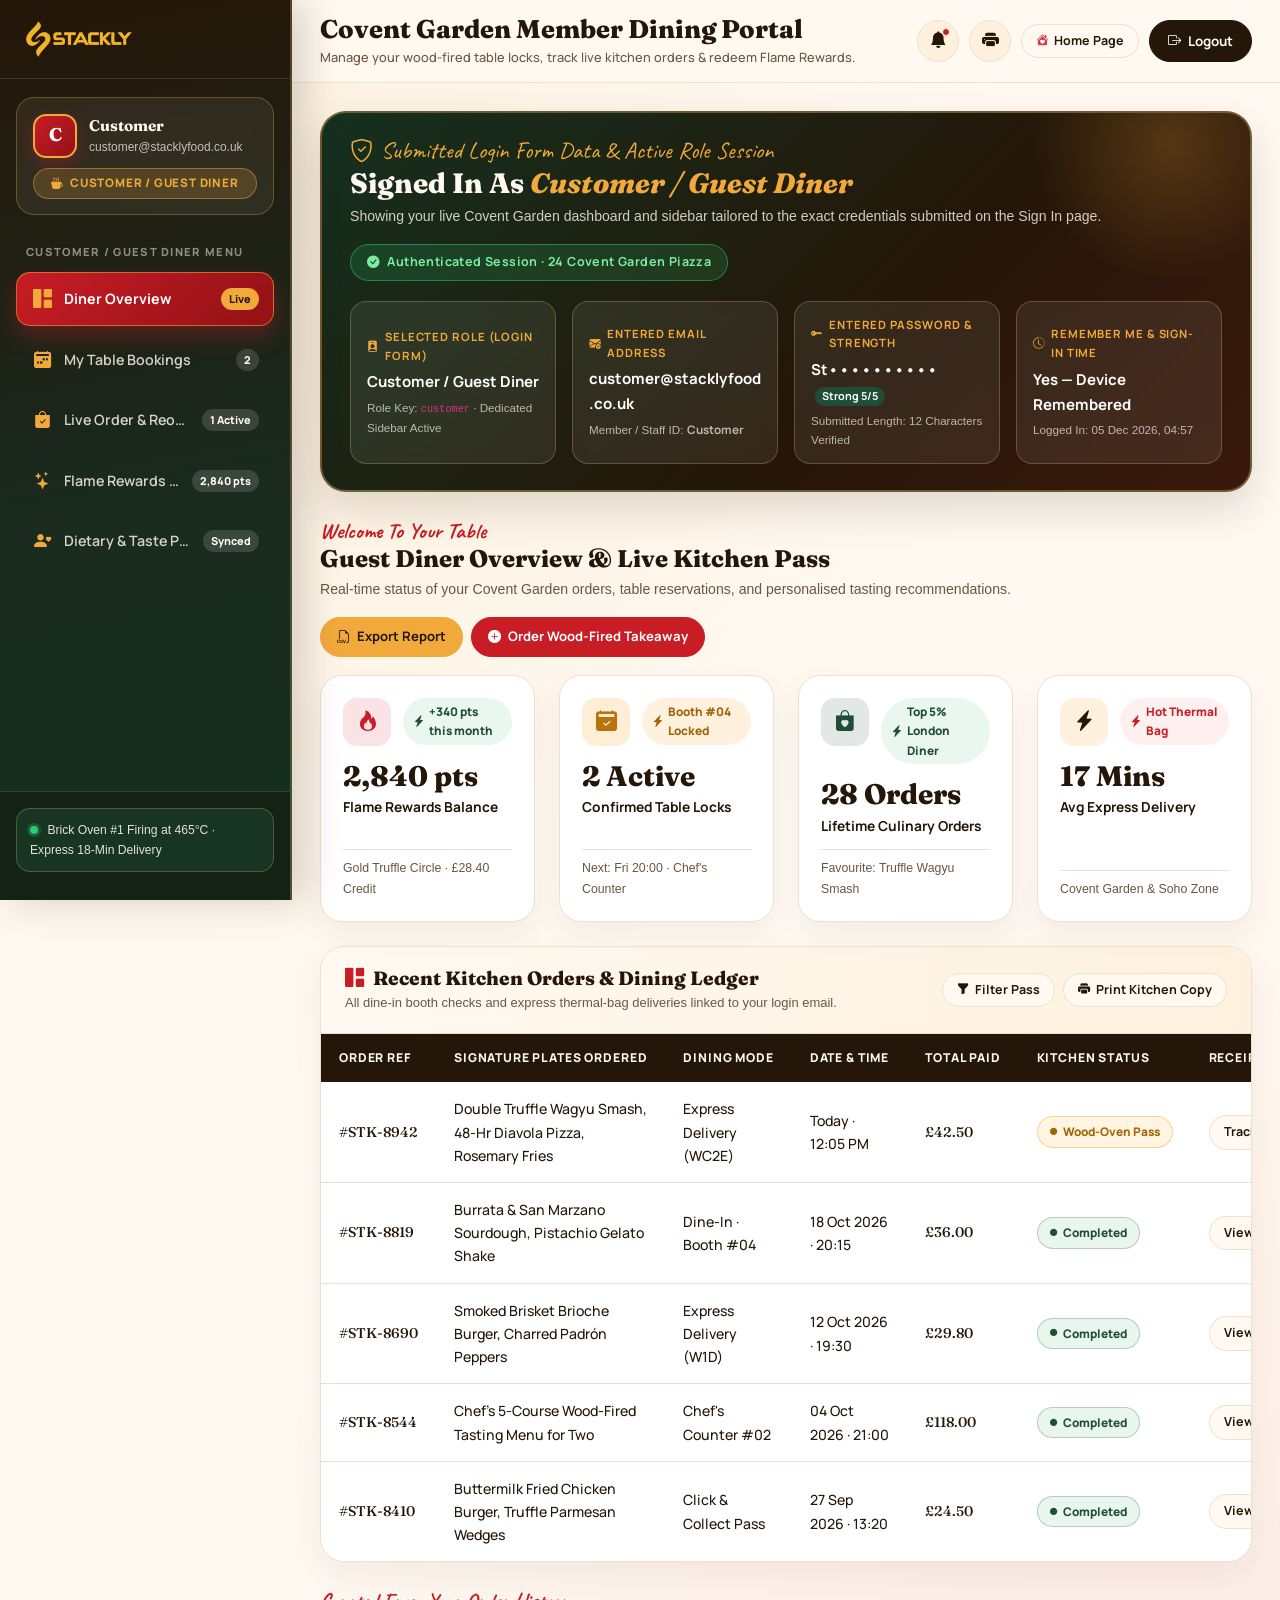
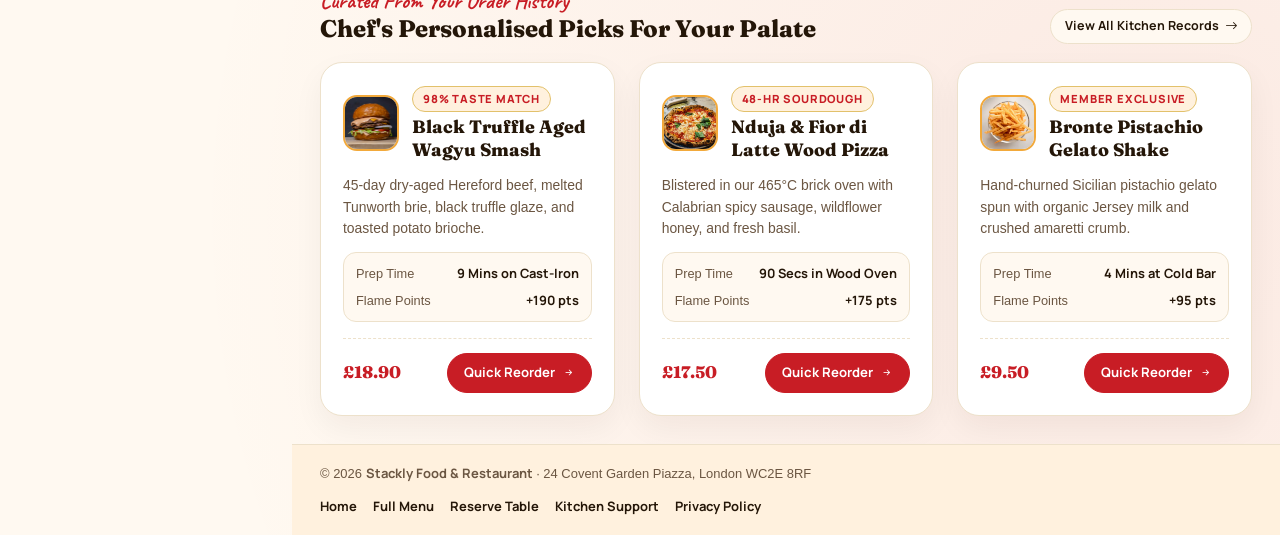
<file: pages/dashboard.html>
<!doctype html>
<html lang="en">
  <head>
    <meta charset="UTF-8" />
    <meta name="viewport" content="width=device-width, initial-scale=1.0" />
    <title>
      Role Dashboard | Stackly Food &amp; Restaurant — Covent Garden Kitchen
    </title>
    <link
      rel="icon"
      type="image/webp"
      href="../assets/images/logoStackly.webp"
    />
    <!-- Bootstrap 5.3 CDN -->
    <link
      href="https://cdn.jsdelivr.net/npm/bootstrap@5.3.3/dist/css/bootstrap.min.css"
      rel="stylesheet"
    />
    <!-- Bootstrap Icons CDN -->
    <link
      href="https://cdn.jsdelivr.net/npm/bootstrap-icons@1.11.3/font/bootstrap-icons.min.css"
      rel="stylesheet"
    />
    <!-- Main Theme CSS & Dashboard CSS -->
    <link href="../assets/css/styles.css" rel="stylesheet" />
    <link href="../assets/css/dashboard.css" rel="stylesheet" />
  </head>
  <body class="dashboard-body">
    <div class="dash-wrapper">
      <!-- ============ MOBILE SIDEBAR BACKDROP ============ -->
      <div class="dash-sidebar-backdrop" id="dashSidebarBackdrop"></div>

      <!-- ============ ROLE-BASED SIDEBAR ============ -->
      <aside class="dash-sidebar" id="dashSidebar" aria-label="Role Navigation">
        <!-- Brand Header -->
        <div class="dash-sidebar-header">
          <a href="../index.html" class="dash-brand" aria-label="Stackly Home">
            <img
              src="../assets/images/logoStackly.webp"
              alt="Stackly Food & Restaurant Logo"
            />
          </a>
          <button
            type="button"
            class="dash-sidebar-close"
            id="closeSidebarBtn"
            aria-label="Close Sidebar Menu"
          >
            <i class="bi bi-x-lg"></i>
          </button>
        </div>

        <!-- Logged-In User & Role Card -->
        <div class="dash-role-profile">
          <div class="dash-role-profile-top">
            <div class="dash-avatar" id="sidebarAvatar">S</div>
            <div class="dash-user-meta">
              <p class="dash-user-name" id="sidebarUserName">Stackly Member</p>
              <p class="dash-user-email" id="sidebarUserEmail">
                you@stacklyfood.co.uk
              </p>
            </div>
          </div>
          <div class="dash-role-pill" id="sidebarRolePill">
            <i class="bi bi-person-badge-fill"></i>
            <span>Customer / Guest Diner</span>
          </div>
        </div>

        <!-- Dynamic Role Sidebar Navigation -->
        <div class="dash-sidebar-menu-wrap">
          <div class="dash-menu-label" id="sidebarMenuRoleHeading">
            Role Navigation
          </div>
          <ul class="dash-sidebar-nav" id="sidebarNavList">
            <!-- Populated dynamically by dashboard.js based on login role -->
          </ul>
        </div>

        <!-- Sidebar Footer: Live Kitchen Status & Logout -->
        <div class="dash-sidebar-footer">
          <div class="dash-kitchen-live-box">
            <span class="live-dot"></span>
            <span id="sidebarKitchenNote">
              Brick Oven #1 Firing at 465°C · Express Pass
            </span>
          </div>
        </div>
      </aside>

      <!-- ============ MAIN DASHBOARD PANEL ============ -->
      <div class="dash-main">
        <!-- Sticky Topbar -->
        <header class="dash-topbar">
          <div class="dash-topbar-left">
            <button
              type="button"
              class="btn-sidebar-toggle"
              id="mobileSidebarToggle"
              aria-label="Open Sidebar Menu"
            >
              <i class="bi bi-list"></i>
            </button>
            <div class="dash-page-heading">
              <h1 id="dashTopTitle">
                Covent Garden <span class="accent">Dashboard</span>
              </h1>
              <p class="dash-page-subtitle" id="dashTopSubtitle">
                24 Covent Garden Piazza, London WC2E 8RF · Role-Based Culinary
                Portal
              </p>
            </div>
          </div>

          <div class="dash-topbar-right">
            <!-- Empty/# link and action button (redirect to 404 per Requirement 7) -->
            <a
              href="#"
              class="dash-icon-action"
              title="Kitchen Pass Alerts"
              aria-label="Kitchen Pass Alerts"
            >
              <i class="bi bi-bell-fill"></i>
              <span class="notif-dot"></span>
            </a>
            <button
              type="button"
              class="dash-icon-action"
              title="Quick Kitchen Print"
              aria-label="Quick Kitchen Print"
            >
              <i class="bi bi-printer-fill"></i>
            </button>
            <a href="../index.html" class="btn-dash-outline">
              <i class="bi bi-house-heart-fill text-danger"></i>
              <span class="d-none d-sm-inline">Home Page</span>
            </a>
            <!-- Logout Button (excluded from 404 redirect) -->
            <button
              type="button"
              class="btn-topbar-logout"
              id="topbarLogoutBtn"
            >
              <i class="bi bi-box-arrow-right"></i>
              <span>Logout</span>
            </button>
          </div>
        </header>

        <!-- Main Content Area -->
        <main class="dash-content">
          <div class="container-fluid px-0">
            <!-- Submitted Login Form Data & Active Session Showcase Banner -->
            <section
              class="login-session-banner"
              id="loginDataBanner"
              aria-label="Submitted Login Form Data"
            >
              <!-- Populated dynamically with exact Role, Email, Password & Remember Me submitted on login.html -->
            </section>

            <!-- Dynamic Sidebar Section View (KPI Cards + Responsive Table + Equal-Height Cards) -->
            <section id="dashDynamicView" aria-live="polite">
              <!-- Populated dynamically when clicking sidebar items -->
            </section>
          </div>
        </main>

        <!-- Dashboard Footer -->
        <footer class="dash-footer">
          <div>
            © 2026 <strong>Stackly Food &amp; Restaurant</strong> · 24 Covent
            Garden Piazza, London WC2E 8RF
          </div>
          <div class="dash-footer-links">
            <a href="../index.html">Home</a>
            <a href="menu.html">Full Menu</a>
            <a href="reserve.html">Reserve Table</a>
            <a href="#">Kitchen Support</a>
            <a href="#">Privacy Policy</a>
          </div>
        </footer>
      </div>
    </div>

    <!-- Bootstrap 5.3 JS Bundle -->
    <script src="https://cdn.jsdelivr.net/npm/bootstrap@5.3.3/dist/js/bootstrap.bundle.min.js"></script>
    <!-- Role-Based Dashboard & 404 Redirect Script -->
    <script src="../assets/js/dashboard.js"></script>
  </body>
</html>
</file>
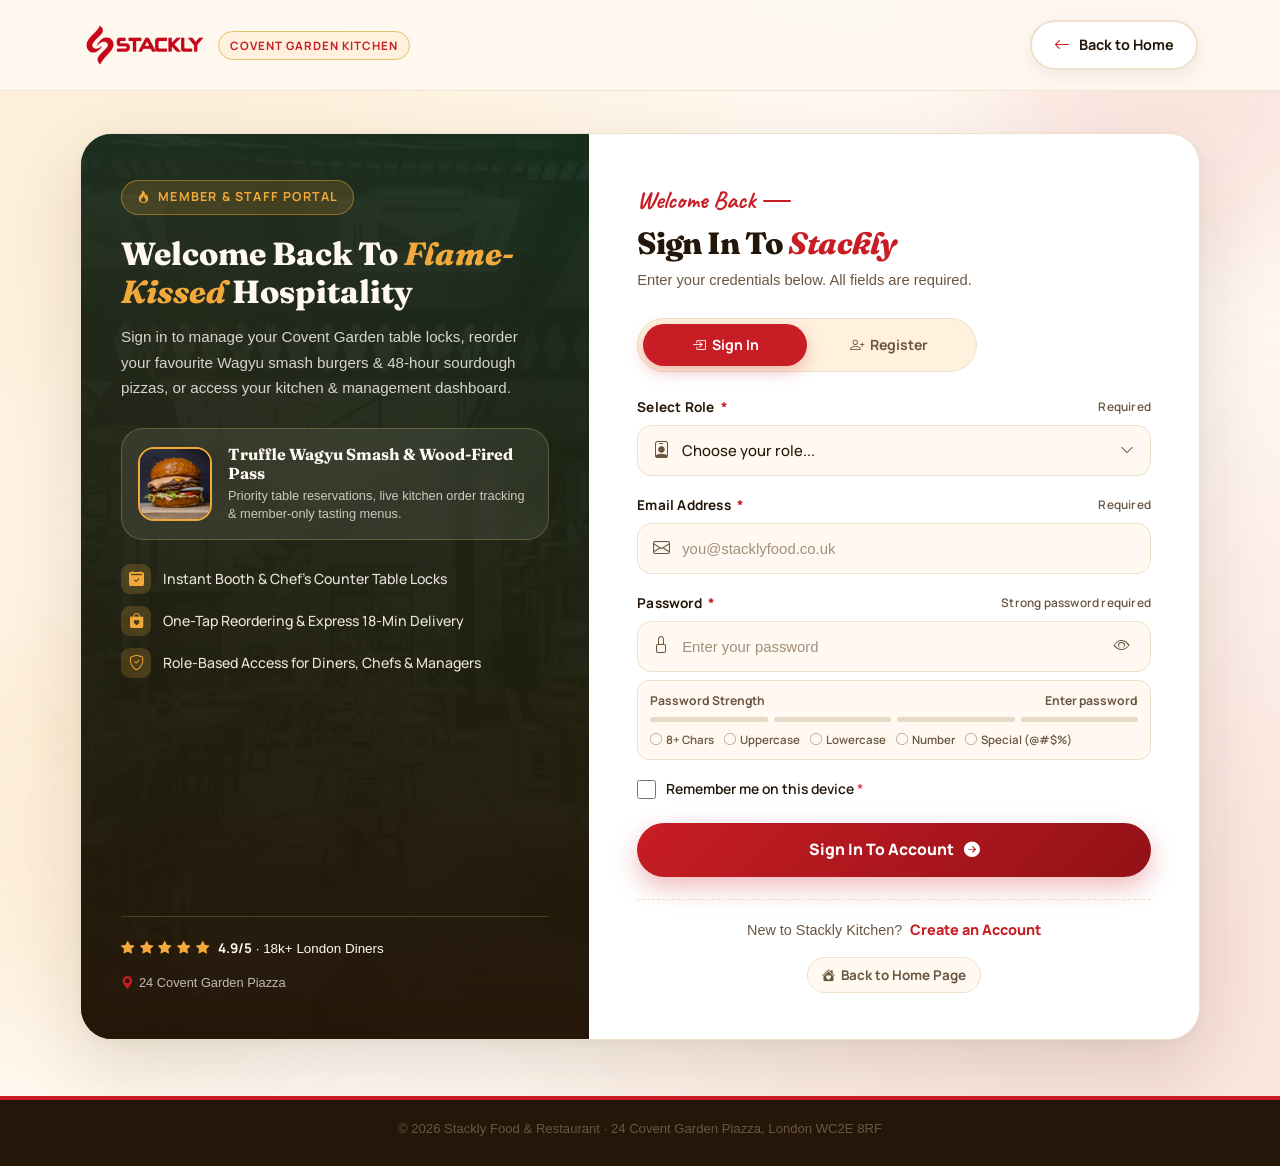
<file: pages/login.html>
<!doctype html>
<html lang="en">
  <head>
    <meta charset="UTF-8" />
    <meta name="viewport" content="width=device-width, initial-scale=1.0" />
    <title>
      Sign In | Stackly Food &amp; Restaurant — Covent Garden Member Portal
    </title>
    <link
      rel="icon"
      type="image/webp"
      href="../assets/images/logoStackly.webp"
    />
    <!-- Bootstrap 5.3 CDN -->
    <link
      href="https://cdn.jsdelivr.net/npm/bootstrap@5.3.3/dist/css/bootstrap.min.css"
      rel="stylesheet"
    />
    <!-- Bootstrap Icons CDN -->
    <link
      href="https://cdn.jsdelivr.net/npm/bootstrap-icons@1.11.3/font/bootstrap-icons.min.css"
      rel="stylesheet"
    />
    <!-- Main Theme CSS & Auth CSS -->
    <link href="../assets/css/styles.css" rel="stylesheet" />
    <link href="../assets/css/auth.css" rel="stylesheet" />
  </head>
  <body class="auth-body">
    <!-- Ambient Decorative Orbs -->
    <div class="auth-ambient-orb orb-1"></div>
    <div class="auth-ambient-orb orb-2"></div>

    <!-- ============ TOP BAR WITH BACK TO HOME BUTTON ============ -->
    <header class="auth-topbar">
      <div class="container auth-topbar-inner">
        <a href="../index.html" class="auth-brand" aria-label="Stackly Home">
          <img
            src="../assets/images/logoStackly.webp"
            alt="Stackly Food & Restaurant Logo"
          />
          <span class="auth-brand-badge">Covent Garden Kitchen</span>
        </a>
        <a href="../index.html" class="btn-back-home" id="topBackHomeBtn">
          <i class="bi bi-arrow-left"></i> Back to Home
        </a>
      </div>
    </header>

    <!-- ============ MAIN LOGIN SECTION ============ -->
    <main class="auth-section">
      <div class="auth-card">
        <!-- Left Culinary Showcase Panel -->
        <aside class="auth-visual-panel">
          <div
            class="auth-visual-bg"
            style="
              background-image: url(&quot;../assets/images/home/home-about-img-1.webp&quot;);
            "
          ></div>
          <div class="auth-visual-overlay"></div>

          <div class="auth-visual-content">
            <div class="auth-eyebrow-pill">
              <i class="bi bi-fire"></i> Member &amp; Staff Portal
            </div>
            <h1 class="auth-visual-title">
              Welcome Back To <em>Flame-Kissed</em> Hospitality
            </h1>
            <p class="auth-visual-desc">
              Sign in to manage your Covent Garden table locks, reorder your
              favourite Wagyu smash burgers &amp; 48-hour sourdough pizzas, or
              access your kitchen &amp; management dashboard.
            </p>

            <div class="auth-dish-showcase">
              <img
                src="../assets/images/home/home-hero-img-wrap.webp"
                alt="Signature Truffle Wagyu Burger"
              />
              <div>
                <h6>Truffle Wagyu Smash &amp; Wood-Fired Pass</h6>
                <p>
                  Priority table reservations, live kitchen order tracking &amp;
                  member-only tasting menus.
                </p>
              </div>
            </div>

            <ul class="auth-perks-list">
              <li>
                <span class="perk-ico"
                  ><i class="bi bi-calendar2-check-fill"></i
                ></span>
                <span>Instant Booth &amp; Chef's Counter Table Locks</span>
              </li>
              <li>
                <span class="perk-ico"
                  ><i class="bi bi-bag-heart-fill"></i
                ></span>
                <span>One-Tap Reordering &amp; Express 18-Min Delivery</span>
              </li>
              <li>
                <span class="perk-ico"><i class="bi bi-shield-check"></i></span>
                <span>Role-Based Access for Diners, Chefs &amp; Managers</span>
              </li>
            </ul>
          </div>

          <div class="auth-visual-footer">
            <div class="auth-rating-badge">
              <span class="stars">
                <i class="bi bi-star-fill"></i>
                <i class="bi bi-star-fill"></i>
                <i class="bi bi-star-fill"></i>
                <i class="bi bi-star-fill"></i>
                <i class="bi bi-star-fill"></i>
              </span>
              <span><strong>4.9/5</strong> · 18k+ London Diners</span>
            </div>
            <div class="auth-location-tag">
              <i class="bi bi-geo-alt-fill"></i> 24 Covent Garden Piazza
            </div>
          </div>
        </aside>

        <!-- Right Login Form Panel -->
        <section class="auth-form-panel">
          <div class="auth-form-header">
            <div class="auth-script-tag">Welcome Back</div>
            <h2 class="auth-form-title">
              Sign In To <span class="accent">Stackly</span>
            </h2>
            <p class="auth-form-subtitle">
              Enter your credentials below. All fields are required.
            </p>
          </div>

          <!-- Switch Tabs -->
          <div class="auth-mode-tabs" role="tablist">
            <a
              href="login.html"
              class="auth-mode-tab active"
              aria-current="page"
            >
              <i class="bi bi-box-arrow-in-right"></i> Sign In
            </a>
            <a href="register.html" class="auth-mode-tab">
              <i class="bi bi-person-plus"></i> Register
            </a>
          </div>

          <!-- Dynamic Alert Banner -->
          <div
            id="loginAlertBanner"
            class="auth-alert"
            role="alert"
            aria-live="polite"
          >
            <i class="bi bi-check-circle-fill" id="loginAlertIcon"></i>
            <span id="loginAlertText"></span>
          </div>

          <!-- Login Form -->
          <form id="loginForm" class="auth-form" novalidate>
            <!-- 1. Role Field -->
            <div class="form-group">
              <label for="loginRole" class="auth-label">
                <span>Select Role <span class="req-star">*</span></span>
                <span class="auth-label-hint">Required</span>
              </label>
              <div class="auth-input-wrap">
                <i class="bi bi-person-badge auth-input-icon"></i>
                <select
                  id="loginRole"
                  name="role"
                  class="auth-select"
                  autocomplete="off"
                  required
                >
                  <option value="" disabled selected>
                    Choose your role...
                  </option>
                  <option value="customer">Customer / Guest Diner</option>
                  <option value="chef">Head Chef / Kitchen Staff</option>
                  <option value="manager">Restaurant Manager</option>
                  <option value="delivery">Delivery Partner</option>
                  <option value="admin">Admin / Owner</option>
                </select>
              </div>
              <div id="loginRoleFeedback" class="field-feedback"></div>
            </div>

            <!-- 2. Email Field -->
            <div class="form-group">
              <label for="loginEmail" class="auth-label">
                <span>Email Address <span class="req-star">*</span></span>
                <span class="auth-label-hint">Required</span>
              </label>
              <div class="auth-input-wrap">
                <i class="bi bi-envelope auth-input-icon"></i>
                <input
                  type="email"
                  id="loginEmail"
                  name="email"
                  class="auth-input"
                  placeholder="you@stacklyfood.co.uk"
                  autocomplete="email"
                  required
                />
              </div>
              <div id="loginEmailFeedback" class="field-feedback"></div>
            </div>

            <!-- 3. Password Field (with Weak Password Validation) -->
            <div class="form-group">
              <label for="loginPassword" class="auth-label">
                <span>Password <span class="req-star">*</span></span>
                <span class="auth-label-hint">Strong password required</span>
              </label>
              <div class="auth-input-wrap">
                <i class="bi bi-lock auth-input-icon"></i>
                <input
                  type="password"
                  id="loginPassword"
                  name="password"
                  class="auth-input"
                  placeholder="Enter your password"
                  autocomplete="current-password"
                  required
                />
                <button
                  type="button"
                  class="password-toggle-btn"
                  id="toggleLoginPassword"
                  aria-label="Toggle password visibility"
                >
                  <i class="bi bi-eye"></i>
                </button>
              </div>
              <div id="loginPasswordFeedback" class="field-feedback"></div>

              <!-- Live Weak Password Strength Meter -->
              <div class="password-strength-box" id="loginStrengthBox">
                <div class="strength-header">
                  <span>Password Strength</span>
                  <span id="loginStrengthLabel">Enter password</span>
                </div>
                <div
                  class="strength-bars"
                  id="loginStrengthBars"
                  data-score="0"
                >
                  <div class="strength-bar-seg"></div>
                  <div class="strength-bar-seg"></div>
                  <div class="strength-bar-seg"></div>
                  <div class="strength-bar-seg"></div>
                </div>
                <ul class="pw-criteria-list" id="loginPwCriteria">
                  <li class="pw-criteria-item" data-rule="length">
                    <i class="bi bi-circle"></i> 8+ Chars
                  </li>
                  <li class="pw-criteria-item" data-rule="upper">
                    <i class="bi bi-circle"></i> Uppercase
                  </li>
                  <li class="pw-criteria-item" data-rule="lower">
                    <i class="bi bi-circle"></i> Lowercase
                  </li>
                  <li class="pw-criteria-item" data-rule="number">
                    <i class="bi bi-circle"></i> Number
                  </li>
                  <li class="pw-criteria-item" data-rule="special">
                    <i class="bi bi-circle"></i> Special (@#$%)
                  </li>
                </ul>
              </div>
            </div>

            <!-- 4. Remember Me Field (Required) -->
            <div class="form-group">
              <div class="auth-check-row mb-1">
                <label class="custom-check-label" for="rememberMe">
                  <input
                    type="checkbox"
                    id="rememberMe"
                    name="rememberMe"
                    class="custom-check-input"
                    required
                  />
                  <span>
                    Remember me on this device
                    <span class="req-star text-danger">*</span>
                  </span>
                </label>
              </div>
              <div id="loginRememberFeedback" class="field-feedback"></div>
            </div>

            <!-- Submit Button -->
            <button type="submit" class="btn-auth-submit" id="loginSubmitBtn">
              <span>Sign In To Account</span>
              <i class="bi bi-arrow-right-circle-fill"></i>
            </button>
          </form>

          <!-- Switch to Register & Secondary Back to Home -->
          <div class="auth-switch-prompt">
            New to Stackly Kitchen?
            <a href="register.html">Create an Account</a>
          </div>

          <div class="auth-bottom-home-wrap">
            <a href="../index.html" class="link-back-home-inline">
              <i class="bi bi-house-heart-fill"></i> Back to Home Page
            </a>
          </div>
        </section>
      </div>
    </main>

    <!-- Mini Footer -->
    <footer class="auth-mini-footer">
      © 2026 Stackly Food &amp; Restaurant · 24 Covent Garden Piazza, London
      WC2E 8RF
    </footer>

    <!-- ============ LOGIN VALIDATION SCRIPT ============ -->
    <script>
      (function () {
        "use strict";

        const loginForm = document.getElementById("loginForm");
        const roleInput = document.getElementById("loginRole");
        const emailInput = document.getElementById("loginEmail");
        const passwordInput = document.getElementById("loginPassword");
        const rememberInput = document.getElementById("rememberMe");
        const togglePwBtn = document.getElementById("toggleLoginPassword");

        const roleFeedback = document.getElementById("loginRoleFeedback");
        const emailFeedback = document.getElementById("loginEmailFeedback");
        const passwordFeedback = document.getElementById(
          "loginPasswordFeedback",
        );
        const rememberFeedback = document.getElementById(
          "loginRememberFeedback",
        );

        const strengthBars = document.getElementById("loginStrengthBars");
        const strengthLabel = document.getElementById("loginStrengthLabel");
        const criteriaItems = document.querySelectorAll(
          "#loginPwCriteria .pw-criteria-item",
        );

        const alertBanner = document.getElementById("loginAlertBanner");
        const alertIcon = document.getElementById("loginAlertIcon");
        const alertText = document.getElementById("loginAlertText");

        // Check if redirected after successful registration
        const params = new URLSearchParams(window.location.search);
        let savedUser = null;
        try {
          savedUser = JSON.parse(
            localStorage.getItem("stackly_registered_user") || "null",
          );
        } catch (e) {
          savedUser = null;
        }

        if (
          params.get("registered") === "true" ||
          sessionStorage.getItem("stackly_just_registered") === "1"
        ) {
          sessionStorage.removeItem("stackly_just_registered");
          showAlert(
            "success",
            "Registration complete! Please sign in with your registered details.",
          );
          if (savedUser) {
            if (savedUser.email) emailInput.value = savedUser.email;
            if (savedUser.role) roleInput.value = savedUser.role;
          }
        }

        function showAlert(type, message) {
          alertBanner.className =
            "auth-alert show " +
            (type === "success"
              ? "alert-success-custom"
              : "alert-error-custom");
          alertIcon.className =
            type === "success"
              ? "bi bi-check-circle-fill"
              : "bi bi-exclamation-triangle-fill";
          alertText.textContent = message;
        }

        function setFieldState(inputEl, feedbackEl, isValid, msg) {
          if (inputEl) {
            inputEl.classList.toggle("is-invalid", !isValid);
            inputEl.classList.toggle("is-valid", isValid);
          }
          if (!feedbackEl) return;
          if (!isValid && msg) {
            feedbackEl.className = "field-feedback error";
            feedbackEl.innerHTML = `<i class="bi bi-exclamation-circle-fill"></i> <span>${msg}</span>`;
          } else if (isValid && msg) {
            feedbackEl.className = "field-feedback success";
            feedbackEl.innerHTML = `<i class="bi bi-check-circle-fill"></i> <span>${msg}</span>`;
          } else {
            feedbackEl.className = "field-feedback";
            feedbackEl.innerHTML = "";
          }
        }

        // Toggle password visibility
        if (togglePwBtn && passwordInput) {
          togglePwBtn.addEventListener("click", () => {
            const isHidden = passwordInput.type === "password";
            passwordInput.type = isHidden ? "text" : "password";
            togglePwBtn.innerHTML = isHidden
              ? '<i class="bi bi-eye-slash"></i>'
              : '<i class="bi bi-eye"></i>';
          });
        }

        // Weak Password Evaluation
        function evaluatePassword(pw) {
          const rules = {
            length: pw.length >= 8,
            upper: /[A-Z]/.test(pw),
            lower: /[a-z]/.test(pw),
            number: /[0-9]/.test(pw),
            special: /[^A-Za-z0-9\s]/.test(pw),
          };
          const metCount = Object.values(rules).filter(Boolean).length;
          return {
            rules,
            metCount,
            isStrong:
              rules.length &&
              rules.upper &&
              rules.lower &&
              rules.number &&
              rules.special,
          };
        }

        function updatePasswordUI() {
          const val = passwordInput.value;
          const result = evaluatePassword(val);

          criteriaItems.forEach((item) => {
            const ruleName = item.getAttribute("data-rule");
            const met = result.rules[ruleName];
            item.classList.toggle("met", met);
            const icon = item.querySelector("i");
            if (icon) {
              icon.className = met ? "bi bi-check-circle-fill" : "bi bi-circle";
            }
          });

          if (!val) {
            strengthBars.setAttribute("data-score", "0");
            strengthLabel.textContent = "Enter password";
            strengthLabel.style.color = "var(--ink-soft)";
            return false;
          }

          let barScore = 1;
          if (result.metCount >= 5) barScore = 4;
          else if (result.metCount === 4) barScore = 3;
          else if (result.metCount === 3) barScore = 2;

          strengthBars.setAttribute("data-score", String(barScore));

          const labels = {
            1: { text: "Weak Password", color: "#e03131" },
            2: { text: "Weak / Fair", color: "#f08c00" },
            3: { text: "Almost Strong", color: "#d98a1d" },
            4: { text: "Strong Password", color: "var(--basil)" },
          };
          strengthLabel.textContent = labels[barScore].text;
          strengthLabel.style.color = labels[barScore].color;

          if (!result.isStrong) {
            const missing = [];
            if (!result.rules.length) missing.push("at least 8 characters");
            if (!result.rules.upper) missing.push("an uppercase letter");
            if (!result.rules.lower) missing.push("a lowercase letter");
            if (!result.rules.number) missing.push("a number");
            if (!result.rules.special) missing.push("a special character");

            setFieldState(
              passwordInput,
              passwordFeedback,
              false,
              "Weak password! Must include " + missing.join(", ") + ".",
            );
            return false;
          }

          setFieldState(
            passwordInput,
            passwordFeedback,
            true,
            "Strong password verified.",
          );
          return true;
        }

        function validateRole() {
          if (!roleInput.value) {
            setFieldState(
              roleInput,
              roleFeedback,
              false,
              "Please select your role.",
            );
            return false;
          }
          setFieldState(roleInput, roleFeedback, true, "");
          return true;
        }

        function validateEmail() {
          const val = emailInput.value.trim();
          const emailRegex = /^[^\s@]+@[^\s@]+\.[^\s@]{2,}$/;
          if (!val) {
            setFieldState(
              emailInput,
              emailFeedback,
              false,
              "Email address is required.",
            );
            return false;
          }
          if (!emailRegex.test(val)) {
            setFieldState(
              emailInput,
              emailFeedback,
              false,
              "Please enter a valid email address.",
            );
            return false;
          }
          setFieldState(emailInput, emailFeedback, true, "");
          return true;
        }

        function validateRemember() {
          if (!rememberInput.checked) {
            setFieldState(
              null,
              rememberFeedback,
              false,
              "Please check 'Remember me' to continue (required).",
            );
            return false;
          }
          setFieldState(null, rememberFeedback, true, "");
          return true;
        }

        roleInput.addEventListener("change", validateRole);
        emailInput.addEventListener("input", validateEmail);
        passwordInput.addEventListener("input", updatePasswordUI);
        rememberInput.addEventListener("change", validateRemember);

        loginForm.addEventListener("submit", (e) => {
          e.preventDefault();

          const isRoleOk = validateRole();
          const isEmailOk = validateEmail();
          const isPwOk = updatePasswordUI();
          const isRemOk = validateRemember();

          if (!passwordInput.value) {
            setFieldState(
              passwordInput,
              passwordFeedback,
              false,
              "Password is required.",
            );
          }

          if (!isRoleOk || !isEmailOk || !isPwOk || !isRemOk) {
            showAlert(
              "error",
              "Please complete all required fields and ensure your password is strong.",
            );
            return;
          }

          // Save session state with all entered login form data
          const selectedRoleText = roleInput.options[roleInput.selectedIndex]
            ? roleInput.options[roleInput.selectedIndex].text.trim()
            : roleInput.value;

          const sessionPayload = {
            role: roleInput.value,
            roleLabel: selectedRoleText,
            email: emailInput.value.trim(),
            password: passwordInput.value,
            rememberMe: rememberInput.checked,
            username:
              savedUser && savedUser.username
                ? savedUser.username
                : emailInput.value.trim().split("@")[0],
            loginTime: new Date().toISOString(),
          };

          try {
            localStorage.setItem(
              "stackly_active_session",
              JSON.stringify(sessionPayload),
            );
            sessionStorage.setItem(
              "stackly_active_session",
              JSON.stringify(sessionPayload),
            );
          } catch (err) {}

          showAlert(
            "success",
            "Signed in successfully! Welcome back to Stackly Kitchen. Redirecting to your Role Dashboard...",
          );

          const submitBtn = document.getElementById("loginSubmitBtn");
          if (submitBtn) {
            submitBtn.disabled = true;
            submitBtn.innerHTML =
              '<span>Opening Dashboard...</span> <i class="bi bi-hourglass-split"></i>';
          }

          const queryParams = new URLSearchParams({
            role: sessionPayload.role,
            roleLabel: sessionPayload.roleLabel,
            email: sessionPayload.email,
            rememberMe: sessionPayload.rememberMe ? "Yes (Remembered)" : "No",
            loginTime: sessionPayload.loginTime,
          });

          setTimeout(() => {
            window.location.href = "dashboard.html?" + queryParams.toString();
          }, 700);
        });

        // Redirect empty links ("") or "#" links to 404 page
        document.addEventListener(
          "click",
          (e) => {
            const anchor = e.target.closest("a");
            if (!anchor) return;
            const rawHref = anchor.getAttribute("href");
            const trimmedHref = rawHref ? rawHref.trim() : "";
            if (trimmedHref === "" || trimmedHref === "#") {
              e.preventDefault();
              e.stopPropagation();
              window.location.href = "404.html";
            }
          },
          true,
        );
      })();
    </script>
  </body>
</html>
</file>
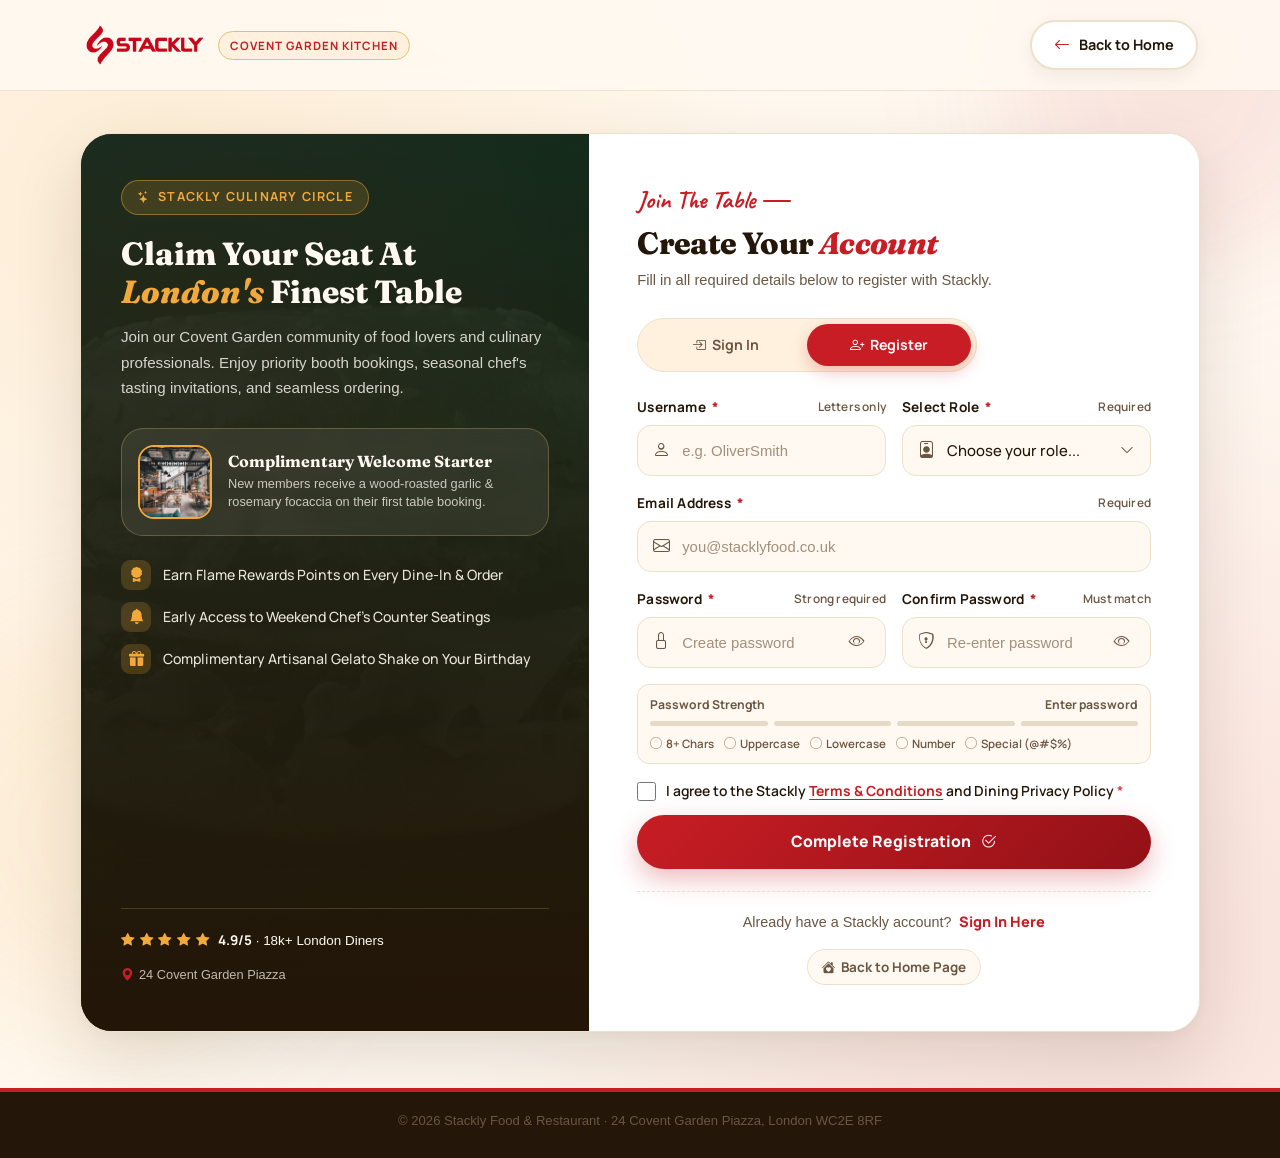
<file: pages/register.html>
<!doctype html>
<html lang="en">
  <head>
    <meta charset="UTF-8" />
    <meta name="viewport" content="width=device-width, initial-scale=1.0" />
    <title>
      Create Account | Stackly Food &amp; Restaurant — Join Our Culinary Circle
    </title>
    <link
      rel="icon"
      type="image/webp"
      href="../assets/images/logoStackly.webp"
    />
    <!-- Bootstrap 5.3 CDN -->
    <link
      href="https://cdn.jsdelivr.net/npm/bootstrap@5.3.3/dist/css/bootstrap.min.css"
      rel="stylesheet"
    />
    <!-- Bootstrap Icons CDN -->
    <link
      href="https://cdn.jsdelivr.net/npm/bootstrap-icons@1.11.3/font/bootstrap-icons.min.css"
      rel="stylesheet"
    />
    <!-- Main Theme CSS & Auth CSS -->
    <link href="../assets/css/styles.css" rel="stylesheet" />
    <link href="../assets/css/auth.css" rel="stylesheet" />
  </head>
  <body class="auth-body">
    <!-- Ambient Decorative Orbs -->
    <div class="auth-ambient-orb orb-1"></div>
    <div class="auth-ambient-orb orb-2"></div>

    <!-- ============ TOP BAR WITH BACK TO HOME BUTTON ============ -->
    <header class="auth-topbar">
      <div class="container auth-topbar-inner">
        <a href="../index.html" class="auth-brand" aria-label="Stackly Home">
          <img
            src="../assets/images/logoStackly.webp"
            alt="Stackly Food & Restaurant Logo"
          />
          <span class="auth-brand-badge">Covent Garden Kitchen</span>
        </a>
        <a href="../index.html" class="btn-back-home" id="topBackHomeBtn">
          <i class="bi bi-arrow-left"></i> Back to Home
        </a>
      </div>
    </header>

    <!-- ============ MAIN REGISTER SECTION ============ -->
    <main class="auth-section">
      <div class="auth-card">
        <!-- Left Culinary Showcase Panel -->
        <aside class="auth-visual-panel">
          <div
            class="auth-visual-bg"
            style="
              background-image: url(&quot;../assets/images/home/home-about-img-2.webp&quot;);
            "
          ></div>
          <div class="auth-visual-overlay"></div>

          <div class="auth-visual-content">
            <div class="auth-eyebrow-pill">
              <i class="bi bi-stars"></i> Stackly Culinary Circle
            </div>
            <h1 class="auth-visual-title">
              Claim Your Seat At <em>London's</em> Finest Table
            </h1>
            <p class="auth-visual-desc">
              Join our Covent Garden community of food lovers and culinary
              professionals. Enjoy priority booth bookings, seasonal chef's
              tasting invitations, and seamless ordering.
            </p>

            <div class="auth-dish-showcase">
              <img
                src="../assets/images/home/home-about-img-1.webp"
                alt="Artisanal Wood-Fired Dining"
              />
              <div>
                <h6>Complimentary Welcome Starter</h6>
                <p>
                  New members receive a wood-roasted garlic &amp; rosemary
                  focaccia on their first table booking.
                </p>
              </div>
            </div>

            <ul class="auth-perks-list">
              <li>
                <span class="perk-ico"><i class="bi bi-award-fill"></i></span>
                <span
                  >Earn Flame Rewards Points on Every Dine-In &amp; Order</span
                >
              </li>
              <li>
                <span class="perk-ico"><i class="bi bi-bell-fill"></i></span>
                <span>Early Access to Weekend Chef's Counter Seatings</span>
              </li>
              <li>
                <span class="perk-ico"
                  ><i class="bi bi-Gift-fill bi-gift-fill"></i
                ></span>
                <span
                  >Complimentary Artisanal Gelato Shake on Your Birthday</span
                >
              </li>
            </ul>
          </div>

          <div class="auth-visual-footer">
            <div class="auth-rating-badge">
              <span class="stars">
                <i class="bi bi-star-fill"></i>
                <i class="bi bi-star-fill"></i>
                <i class="bi bi-star-fill"></i>
                <i class="bi bi-star-fill"></i>
                <i class="bi bi-star-fill"></i>
              </span>
              <span><strong>4.9/5</strong> · 18k+ London Diners</span>
            </div>
            <div class="auth-location-tag">
              <i class="bi bi-geo-alt-fill"></i> 24 Covent Garden Piazza
            </div>
          </div>
        </aside>

        <!-- Right Register Form Panel -->
        <section class="auth-form-panel">
          <div class="auth-form-header">
            <div class="auth-script-tag">Join The Table</div>
            <h2 class="auth-form-title">
              Create Your <span class="accent">Account</span>
            </h2>
            <p class="auth-form-subtitle">
              Fill in all required details below to register with Stackly.
            </p>
          </div>

          <!-- Switch Tabs -->
          <div class="auth-mode-tabs" role="tablist">
            <a href="login.html" class="auth-mode-tab">
              <i class="bi bi-box-arrow-in-right"></i> Sign In
            </a>
            <a
              href="register.html"
              class="auth-mode-tab active"
              aria-current="page"
            >
              <i class="bi bi-person-plus"></i> Register
            </a>
          </div>

          <!-- Dynamic Alert Banner -->
          <div
            id="regAlertBanner"
            class="auth-alert"
            role="alert"
            aria-live="polite"
          >
            <i class="bi bi-check-circle-fill" id="regAlertIcon"></i>
            <span id="regAlertText"></span>
          </div>

          <!-- Register Form -->
          <form id="registerForm" class="auth-form" novalidate>
            <div class="row g-3">
              <!-- 1. Username Field (Letters Only — No Numbers, No Special Chars, No Spaces) -->
              <div class="col-md-6">
                <div class="form-group mb-0">
                  <label for="regUsername" class="auth-label">
                    <span>Username <span class="req-star">*</span></span>
                    <span class="auth-label-hint">Letters only</span>
                  </label>
                  <div class="auth-input-wrap" id="usernameInputWrap">
                    <i class="bi bi-person auth-input-icon"></i>
                    <input
                      type="text"
                      id="regUsername"
                      name="username"
                      class="auth-input"
                      placeholder="e.g. OliverSmith"
                      pattern="^[A-Za-z]+$"
                      autocomplete="username"
                      maxlength="16"
                      required
                    />
                  </div>
                  <div id="regUsernameFeedback" class="field-feedback"></div>
                </div>
              </div>

              <!-- 2. Role Field -->
              <div class="col-md-6">
                <div class="form-group mb-0">
                  <label for="regRole" class="auth-label">
                    <span>Select Role <span class="req-star">*</span></span>
                    <span class="auth-label-hint">Required</span>
                  </label>
                  <div class="auth-input-wrap">
                    <i class="bi bi-person-badge auth-input-icon"></i>
                    <select
                      id="regRole"
                      name="role"
                      class="auth-select"
                      autocomplete="off"
                      required
                    >
                      <option value="" disabled selected>
                        Choose your role...
                      </option>
                      <option value="customer">Customer / Guest Diner</option>
                      <option value="chef">Head Chef / Kitchen Staff</option>
                      <option value="manager">Restaurant Manager</option>
                      <option value="delivery">Delivery Partner</option>
                      <option value="admin">Admin / Owner</option>
                    </select>
                  </div>
                  <div id="regRoleFeedback" class="field-feedback"></div>
                </div>
              </div>

              <!-- 3. Email Field -->
              <div class="col-12">
                <div class="form-group mb-0">
                  <label for="regEmail" class="auth-label">
                    <span>Email Address <span class="req-star">*</span></span>
                    <span class="auth-label-hint">Required</span>
                  </label>
                  <div class="auth-input-wrap">
                    <i class="bi bi-envelope auth-input-icon"></i>
                    <input
                      type="email"
                      id="regEmail"
                      name="email"
                      class="auth-input"
                      placeholder="you@stacklyfood.co.uk"
                      autocomplete="email"
                      required
                    />
                  </div>
                  <div id="regEmailFeedback" class="field-feedback"></div>
                </div>
              </div>

              <!-- 4. Password Field (with Weak Password Validation) -->
              <div class="col-md-6">
                <div class="form-group mb-0">
                  <label for="regPassword" class="auth-label">
                    <span>Password <span class="req-star">*</span></span>
                    <span class="auth-label-hint">Strong required</span>
                  </label>
                  <div class="auth-input-wrap">
                    <i class="bi bi-lock auth-input-icon"></i>
                    <input
                      type="password"
                      id="regPassword"
                      name="password"
                      class="auth-input"
                      placeholder="Create password"
                      autocomplete="new-password"
                      required
                    />
                    <button
                      type="button"
                      class="password-toggle-btn"
                      id="toggleRegPassword"
                      aria-label="Toggle password visibility"
                    >
                      <i class="bi bi-eye"></i>
                    </button>
                  </div>
                  <div id="regPasswordFeedback" class="field-feedback"></div>
                </div>
              </div>

              <!-- 5. Confirm Password Field -->
              <div class="col-md-6">
                <div class="form-group mb-0">
                  <label for="regConfirmPassword" class="auth-label">
                    <span
                      >Confirm Password <span class="req-star">*</span></span
                    >
                    <span class="auth-label-hint">Must match</span>
                  </label>
                  <div class="auth-input-wrap">
                    <i class="bi bi-shield-lock auth-input-icon"></i>
                    <input
                      type="password"
                      id="regConfirmPassword"
                      name="confirmPassword"
                      class="auth-input"
                      placeholder="Re-enter password"
                      autocomplete="new-password"
                      required
                    />
                    <button
                      type="button"
                      class="password-toggle-btn"
                      id="toggleRegConfirmPassword"
                      aria-label="Toggle confirm password visibility"
                    >
                      <i class="bi bi-eye"></i>
                    </button>
                  </div>
                  <div
                    id="regConfirmPasswordFeedback"
                    class="field-feedback"
                  ></div>
                </div>
              </div>

              <!-- Live Weak Password Strength Meter -->
              <div class="col-12">
                <div class="password-strength-box mt-0" id="regStrengthBox">
                  <div class="strength-header">
                    <span>Password Strength</span>
                    <span id="regStrengthLabel">Enter password</span>
                  </div>
                  <div
                    class="strength-bars"
                    id="regStrengthBars"
                    data-score="0"
                  >
                    <div class="strength-bar-seg"></div>
                    <div class="strength-bar-seg"></div>
                    <div class="strength-bar-seg"></div>
                    <div class="strength-bar-seg"></div>
                  </div>
                  <ul class="pw-criteria-list" id="regPwCriteria">
                    <li class="pw-criteria-item" data-rule="length">
                      <i class="bi bi-circle"></i> 8+ Chars
                    </li>
                    <li class="pw-criteria-item" data-rule="upper">
                      <i class="bi bi-circle"></i> Uppercase
                    </li>
                    <li class="pw-criteria-item" data-rule="lower">
                      <i class="bi bi-circle"></i> Lowercase
                    </li>
                    <li class="pw-criteria-item" data-rule="number">
                      <i class="bi bi-circle"></i> Number
                    </li>
                    <li class="pw-criteria-item" data-rule="special">
                      <i class="bi bi-circle"></i> Special (@#$%)
                    </li>
                  </ul>
                </div>
              </div>

              <!-- 6. Terms & Conditions Checkbox (Required) -->
              <div class="col-12">
                <div class="form-group mb-2">
                  <div class="auth-check-row mb-1">
                    <label class="custom-check-label" for="regTerms">
                      <input
                        type="checkbox"
                        id="regTerms"
                        name="terms"
                        class="custom-check-input"
                        required
                      />
                      <span>
                        I agree to the Stackly
                        <a href="#">Terms &amp; Conditions</a> and Dining
                        Privacy Policy
                        <span class="req-star text-danger">*</span>
                      </span>
                    </label>
                  </div>
                  <div id="regTermsFeedback" class="field-feedback"></div>
                </div>
              </div>
            </div>

            <!-- Submit Button -->
            <button type="submit" class="btn-auth-submit" id="regSubmitBtn">
              <span>Complete Registration</span>
              <i class="bi bi-check2-circle"></i>
            </button>
          </form>

          <!-- Switch to Login & Secondary Back to Home -->
          <div class="auth-switch-prompt">
            Already have a Stackly account?
            <a href="login.html">Sign In Here</a>
          </div>

          <div class="auth-bottom-home-wrap">
            <a href="../index.html" class="link-back-home-inline">
              <i class="bi bi-house-heart-fill"></i> Back to Home Page
            </a>
          </div>
        </section>
      </div>
    </main>

    <!-- Mini Footer -->
    <footer class="auth-mini-footer">
      © 2026 Stackly Food &amp; Restaurant · 24 Covent Garden Piazza, London
      WC2E 8RF
    </footer>

    <!-- ============ REGISTER VALIDATION & REDIRECT SCRIPT ============ -->
    <script>
      (function () {
        "use strict";

        const registerForm = document.getElementById("registerForm");
        const usernameInput = document.getElementById("regUsername");
        const usernameWrap = document.getElementById("usernameInputWrap");
        const roleInput = document.getElementById("regRole");
        const emailInput = document.getElementById("regEmail");
        const passwordInput = document.getElementById("regPassword");
        const confirmPasswordInput =
          document.getElementById("regConfirmPassword");
        const termsInput = document.getElementById("regTerms");

        const togglePwBtn = document.getElementById("toggleRegPassword");
        const toggleConfirmPwBtn = document.getElementById(
          "toggleRegConfirmPassword",
        );

        const usernameFeedback = document.getElementById("regUsernameFeedback");
        const roleFeedback = document.getElementById("regRoleFeedback");
        const emailFeedback = document.getElementById("regEmailFeedback");
        const passwordFeedback = document.getElementById("regPasswordFeedback");
        const confirmPasswordFeedback = document.getElementById(
          "regConfirmPasswordFeedback",
        );
        const termsFeedback = document.getElementById("regTermsFeedback");

        const strengthBars = document.getElementById("regStrengthBars");
        const strengthLabel = document.getElementById("regStrengthLabel");
        const criteriaItems = document.querySelectorAll(
          "#regPwCriteria .pw-criteria-item",
        );

        const alertBanner = document.getElementById("regAlertBanner");
        const alertIcon = document.getElementById("regAlertIcon");
        const alertText = document.getElementById("regAlertText");

        function showAlert(type, message) {
          alertBanner.className =
            "auth-alert show " +
            (type === "success"
              ? "alert-success-custom"
              : "alert-error-custom");
          alertIcon.className =
            type === "success"
              ? "bi bi-check-circle-fill"
              : "bi bi-exclamation-triangle-fill";
          alertText.textContent = message;
        }

        function setFieldState(inputEl, feedbackEl, state, msg) {
          if (inputEl) {
            inputEl.classList.toggle("is-invalid", state === "error");
            inputEl.classList.toggle("is-valid", state === "success");
          }
          if (!feedbackEl) return;
          if (state === "error" && msg) {
            feedbackEl.className = "field-feedback error";
            feedbackEl.innerHTML = `<i class="bi bi-exclamation-circle-fill"></i> <span>${msg}</span>`;
          } else if (state === "warning" && msg) {
            feedbackEl.className = "field-feedback warning";
            feedbackEl.innerHTML = `<i class="bi bi-shield-exclamation"></i> <span>${msg}</span>`;
          } else if (state === "success" && msg) {
            feedbackEl.className = "field-feedback success";
            feedbackEl.innerHTML = `<i class="bi bi-check-circle-fill"></i> <span>${msg}</span>`;
          } else {
            feedbackEl.className = "field-feedback";
            feedbackEl.innerHTML = "";
          }
        }

        // =========================================================================
        // REQUIREMENT 7: Prevent numbers, special characters, and spaces in Username
        // =========================================================================
        function triggerBlockedKeyHint(reason) {
          if (usernameWrap) {
            usernameWrap.classList.remove("shake-field");
            void usernameWrap.offsetWidth; // trigger reflow
            usernameWrap.classList.add("shake-field");
          }
          setFieldState(
            usernameInput,
            usernameFeedback,
            "warning",
            reason ||
              "Only letters (A–Z) are allowed. Numbers, spaces & symbols are blocked.",
          );
        }

        // 1. Block on keydown (prevents typing numbers, spaces, or special characters)
        usernameInput.addEventListener("keydown", (e) => {
          const allowedControlKeys = [
            "Backspace",
            "Delete",
            "Tab",
            "Escape",
            "Enter",
            "ArrowLeft",
            "ArrowRight",
            "ArrowUp",
            "ArrowDown",
            "Home",
            "End",
          ];
          if (
            allowedControlKeys.includes(e.key) ||
            e.ctrlKey ||
            e.metaKey ||
            e.altKey
          ) {
            return;
          }

          if (e.key === " " || e.code === "Space") {
            e.preventDefault();
            triggerBlockedKeyHint("Spaces are not allowed in username.");
            return;
          }

          if (/[0-9]/.test(e.key)) {
            e.preventDefault();
            triggerBlockedKeyHint("Numbers are not allowed in username.");
            return;
          }

          if (e.key.length === 1 && !/^[a-zA-Z]$/.test(e.key)) {
            e.preventDefault();
            triggerBlockedKeyHint(
              "Special characters are not allowed in username.",
            );
          }
        });

        // 2. Block on beforeinput (handles mobile keyboards & IME composition)
        usernameInput.addEventListener("beforeinput", (e) => {
          if (typeof e.data === "string" && /[^a-zA-Z]/.test(e.data)) {
            e.preventDefault();
            triggerBlockedKeyHint(
              "Only alphabets (A–Z) allowed — no spaces, numbers, or symbols.",
            );
          }
        });

        // 3. Sanitize on paste (strips any non-letters from pasted text)
        usernameInput.addEventListener("paste", (e) => {
          e.preventDefault();
          const pasted = (e.clipboardData || window.clipboardData).getData(
            "text",
          );
          const cleaned = pasted.replace(/[^a-zA-Z]/g, "");
          const start = usernameInput.selectionStart || 0;
          const end = usernameInput.selectionEnd || 0;
          const current = usernameInput.value;
          usernameInput.value =
            current.slice(0, start) + cleaned + current.slice(end);

          if (pasted !== cleaned) {
            triggerBlockedKeyHint(
              "Removed numbers, spaces, or special characters from pasted text.",
            );
          } else {
            validateUsername();
          }
        });

        // 4. Fallback sanitize on input event & validate
        usernameInput.addEventListener("input", () => {
          const raw = usernameInput.value;
          const cleaned = raw.replace(/[^a-zA-Z]/g, "");
          if (raw !== cleaned) {
            usernameInput.value = cleaned;
            triggerBlockedKeyHint(
              "Only letters (A–Z) are allowed in username.",
            );
            return;
          }
          validateUsername();
        });

        function validateUsername() {
          const val = usernameInput.value;
          if (!val) {
            setFieldState(
              usernameInput,
              usernameFeedback,
              "error",
              "Username is required.",
            );
            return false;
          }
          if (!/^[a-zA-Z]+$/.test(val)) {
            setFieldState(
              usernameInput,
              usernameFeedback,
              "error",
              "Username can only contain letters (no spaces, numbers, or symbols).",
            );
            return false;
          }
          if (val.length < 3) {
            setFieldState(
              usernameInput,
              usernameFeedback,
              "error",
              "Username must be at least 3 letters.",
            );
            return false;
          }
          setFieldState(
            usernameInput,
            usernameFeedback,
            "success",
            "Username looks great!",
          );
          return true;
        }

        // Toggle password visibility buttons
        function bindPasswordToggle(btn, input) {
          if (!btn || !input) return;
          btn.addEventListener("click", () => {
            const isHidden = input.type === "password";
            input.type = isHidden ? "text" : "password";
            btn.innerHTML = isHidden
              ? '<i class="bi bi-eye-slash"></i>'
              : '<i class="bi bi-eye"></i>';
          });
        }
        bindPasswordToggle(togglePwBtn, passwordInput);
        bindPasswordToggle(toggleConfirmPwBtn, confirmPasswordInput);

        // =========================================================================
        // REQUIREMENT 6: Weak Password Validation
        // =========================================================================
        function evaluatePassword(pw) {
          const rules = {
            length: pw.length >= 8,
            upper: /[A-Z]/.test(pw),
            lower: /[a-z]/.test(pw),
            number: /[0-9]/.test(pw),
            special: /[^A-Za-z0-9\s]/.test(pw),
          };
          const metCount = Object.values(rules).filter(Boolean).length;
          return {
            rules,
            metCount,
            isStrong:
              rules.length &&
              rules.upper &&
              rules.lower &&
              rules.number &&
              rules.special,
          };
        }

        function validatePassword() {
          const val = passwordInput.value;
          const result = evaluatePassword(val);

          criteriaItems.forEach((item) => {
            const ruleName = item.getAttribute("data-rule");
            const met = result.rules[ruleName];
            item.classList.toggle("met", met);
            const icon = item.querySelector("i");
            if (icon) {
              icon.className = met ? "bi bi-check-circle-fill" : "bi bi-circle";
            }
          });

          if (!val) {
            strengthBars.setAttribute("data-score", "0");
            strengthLabel.textContent = "Enter password";
            strengthLabel.style.color = "var(--ink-soft)";
            setFieldState(
              passwordInput,
              passwordFeedback,
              "error",
              "Password is required.",
            );
            return false;
          }

          let barScore = 1;
          if (result.metCount >= 5) barScore = 4;
          else if (result.metCount === 4) barScore = 3;
          else if (result.metCount === 3) barScore = 2;

          strengthBars.setAttribute("data-score", String(barScore));

          const labels = {
            1: { text: "Weak Password", color: "#e03131" },
            2: { text: "Weak / Fair", color: "#f08c00" },
            3: { text: "Almost Strong", color: "#d98a1d" },
            4: { text: "Strong Password", color: "var(--basil)" },
          };
          strengthLabel.textContent = labels[barScore].text;
          strengthLabel.style.color = labels[barScore].color;

          if (!result.isStrong) {
            const missing = [];
            if (!result.rules.length) missing.push("8+ chars");
            if (!result.rules.upper) missing.push("uppercase");
            if (!result.rules.lower) missing.push("lowercase");
            if (!result.rules.number) missing.push("number");
            if (!result.rules.special) missing.push("special char");

            setFieldState(
              passwordInput,
              passwordFeedback,
              "error",
              "Weak password! Missing: " + missing.join(", ") + ".",
            );
            return false;
          }

          setFieldState(
            passwordInput,
            passwordFeedback,
            "success",
            "Strong password!",
          );
          return true;
        }

        // =========================================================================
        // REQUIREMENT 5: Check whether Password and Confirm Password match
        // =========================================================================
        function validateConfirmPassword() {
          const pw = passwordInput.value;
          const confirmPw = confirmPasswordInput.value;

          if (!confirmPw) {
            confirmPasswordInput.setCustomValidity(
              "Confirm password is required.",
            );
            setFieldState(
              confirmPasswordInput,
              confirmPasswordFeedback,
              "error",
              "Please confirm your password.",
            );
            return false;
          }

          if (pw !== confirmPw) {
            confirmPasswordInput.setCustomValidity("Passwords do not match.");
            setFieldState(
              confirmPasswordInput,
              confirmPasswordFeedback,
              "error",
              "Passwords do not match.",
            );
            return false;
          }

          confirmPasswordInput.setCustomValidity("");
          setFieldState(
            confirmPasswordInput,
            confirmPasswordFeedback,
            "success",
            "Passwords match!",
          );
          return true;
        }

        function validateRole() {
          if (!roleInput.value) {
            setFieldState(
              roleInput,
              roleFeedback,
              "error",
              "Please select a role.",
            );
            return false;
          }
          setFieldState(roleInput, roleFeedback, "success", "");
          return true;
        }

        function validateEmail() {
          const val = emailInput.value.trim();
          const emailRegex = /^[^\s@]+@[^\s@]+\.[^\s@]{2,}$/;
          if (!val) {
            setFieldState(
              emailInput,
              emailFeedback,
              "error",
              "Email address is required.",
            );
            return false;
          }
          if (!emailRegex.test(val)) {
            setFieldState(
              emailInput,
              emailFeedback,
              "error",
              "Please enter a valid email address.",
            );
            return false;
          }
          setFieldState(emailInput, emailFeedback, "success", "");
          return true;
        }

        function validateTerms() {
          if (!termsInput.checked) {
            setFieldState(
              null,
              termsFeedback,
              "error",
              "You must accept the Terms & Conditions to register.",
            );
            return false;
          }
          setFieldState(null, termsFeedback, "success", "");
          return true;
        }

        roleInput.addEventListener("change", validateRole);
        emailInput.addEventListener("input", validateEmail);
        passwordInput.addEventListener("input", () => {
          validatePassword();
          if (confirmPasswordInput.value) {
            validateConfirmPassword();
          }
        });
        confirmPasswordInput.addEventListener("input", validateConfirmPassword);
        termsInput.addEventListener("change", validateTerms);

        // =========================================================================
        // REQUIREMENT 8: After submit register form redirect to login page
        // =========================================================================
        registerForm.addEventListener("submit", (e) => {
          e.preventDefault();

          const isUserOk = validateUsername();
          const isRoleOk = validateRole();
          const isEmailOk = validateEmail();
          const isPwOk = validatePassword();
          const isConfirmOk = validateConfirmPassword();
          const isTermsOk = validateTerms();

          if (
            !isUserOk ||
            !isRoleOk ||
            !isEmailOk ||
            !isPwOk ||
            !isConfirmOk ||
            !isTermsOk
          ) {
            showAlert(
              "error",
              "Please fix the highlighted fields above before submitting.",
            );
            return;
          }

          // Store user details for seamless login experience
          try {
            localStorage.setItem(
              "stackly_registered_user",
              JSON.stringify({
                username: usernameInput.value.trim(),
                role: roleInput.value,
                email: emailInput.value.trim(),
                registeredAt: new Date().toISOString(),
              }),
            );
            sessionStorage.setItem("stackly_just_registered", "1");
          } catch (err) {}

          showAlert(
            "success",
            "Registration successful! Redirecting you to the Sign In page...",
          );

          const submitBtn = document.getElementById("regSubmitBtn");
          if (submitBtn) {
            submitBtn.disabled = true;
            submitBtn.innerHTML =
              '<span>Redirecting to Login...</span> <i class="bi bi-arrow-right-circle"></i>';
          }

          setTimeout(() => {
            window.location.href = "login.html?registered=true";
          }, 600);
        });

        // Redirect empty links ("") or "#" links to 404 page
        document.addEventListener(
          "click",
          (e) => {
            const anchor = e.target.closest("a");
            if (!anchor) return;
            const rawHref = anchor.getAttribute("href");
            const trimmedHref = rawHref ? rawHref.trim() : "";
            if (trimmedHref === "" || trimmedHref === "#") {
              e.preventDefault();
              e.stopPropagation();
              window.location.href = "404.html";
            }
          },
          true,
        );
      })();
    </script>
  </body>
</html>
</file>
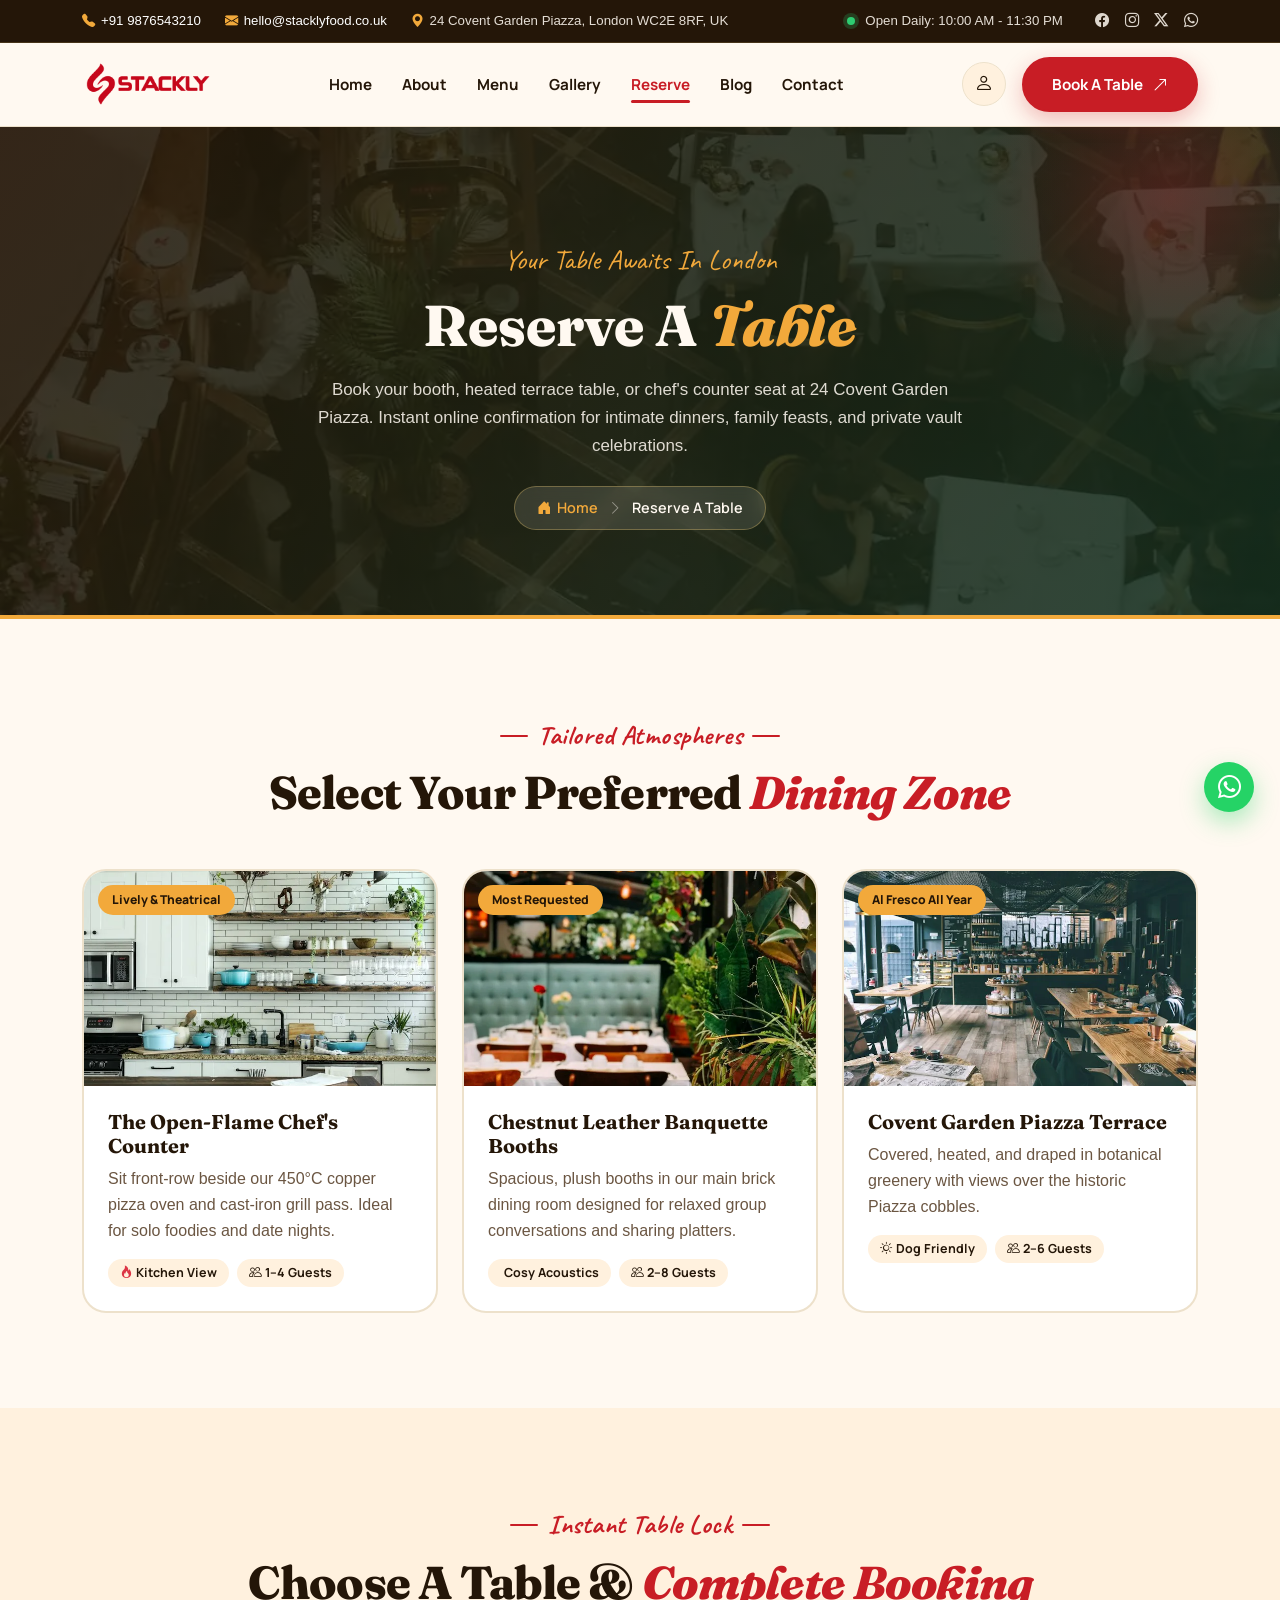
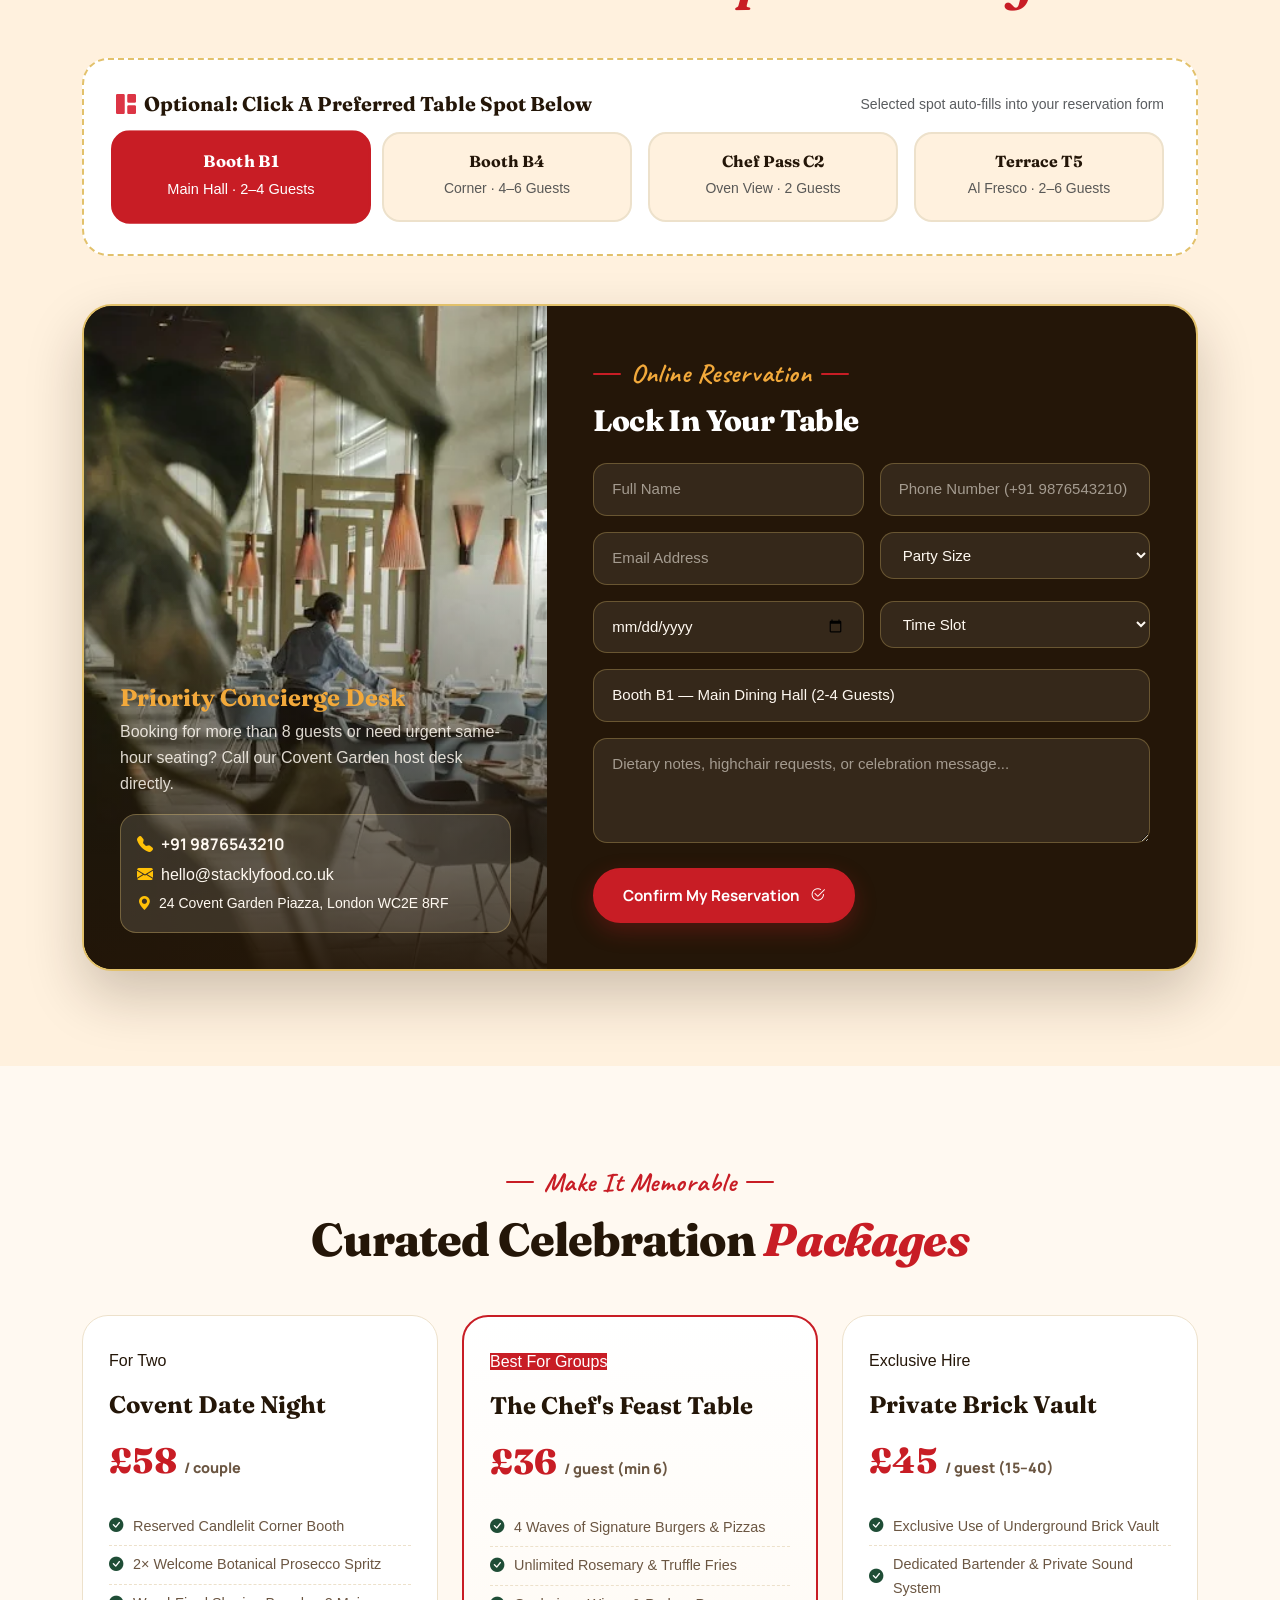
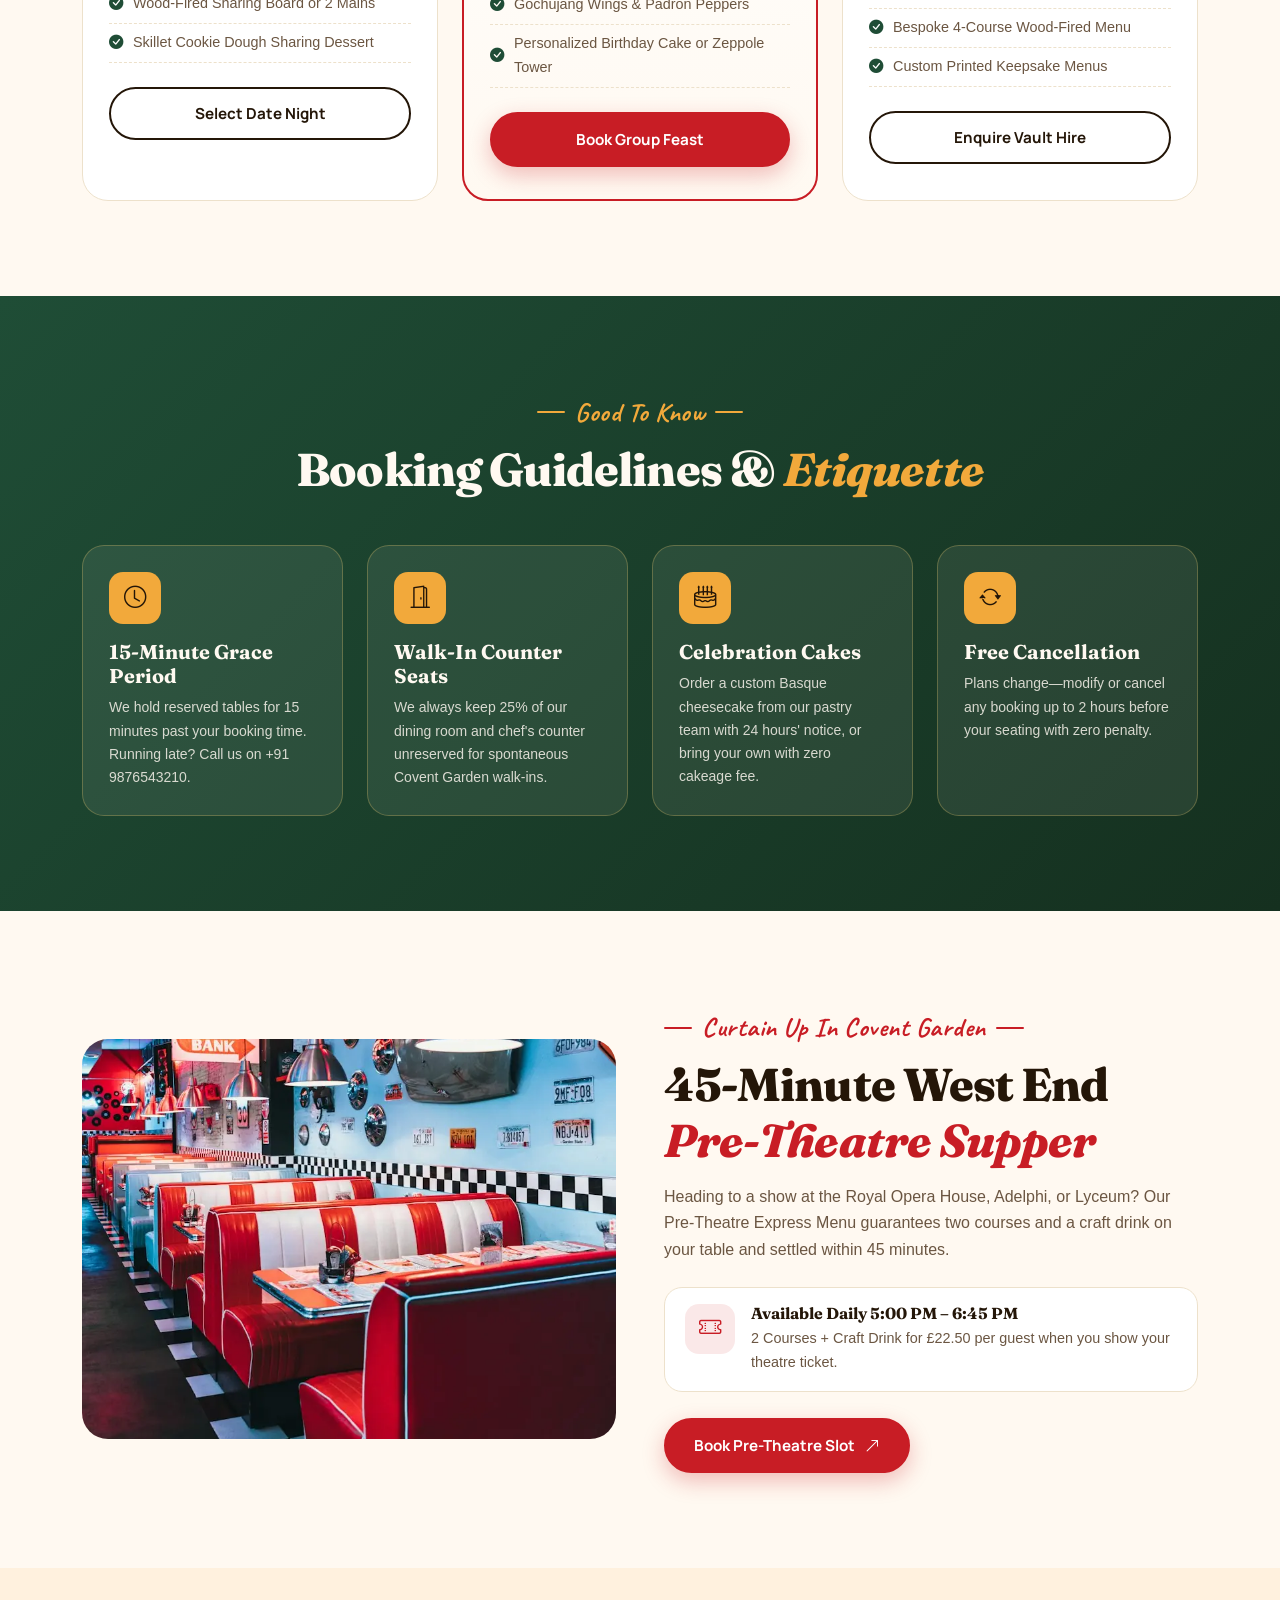
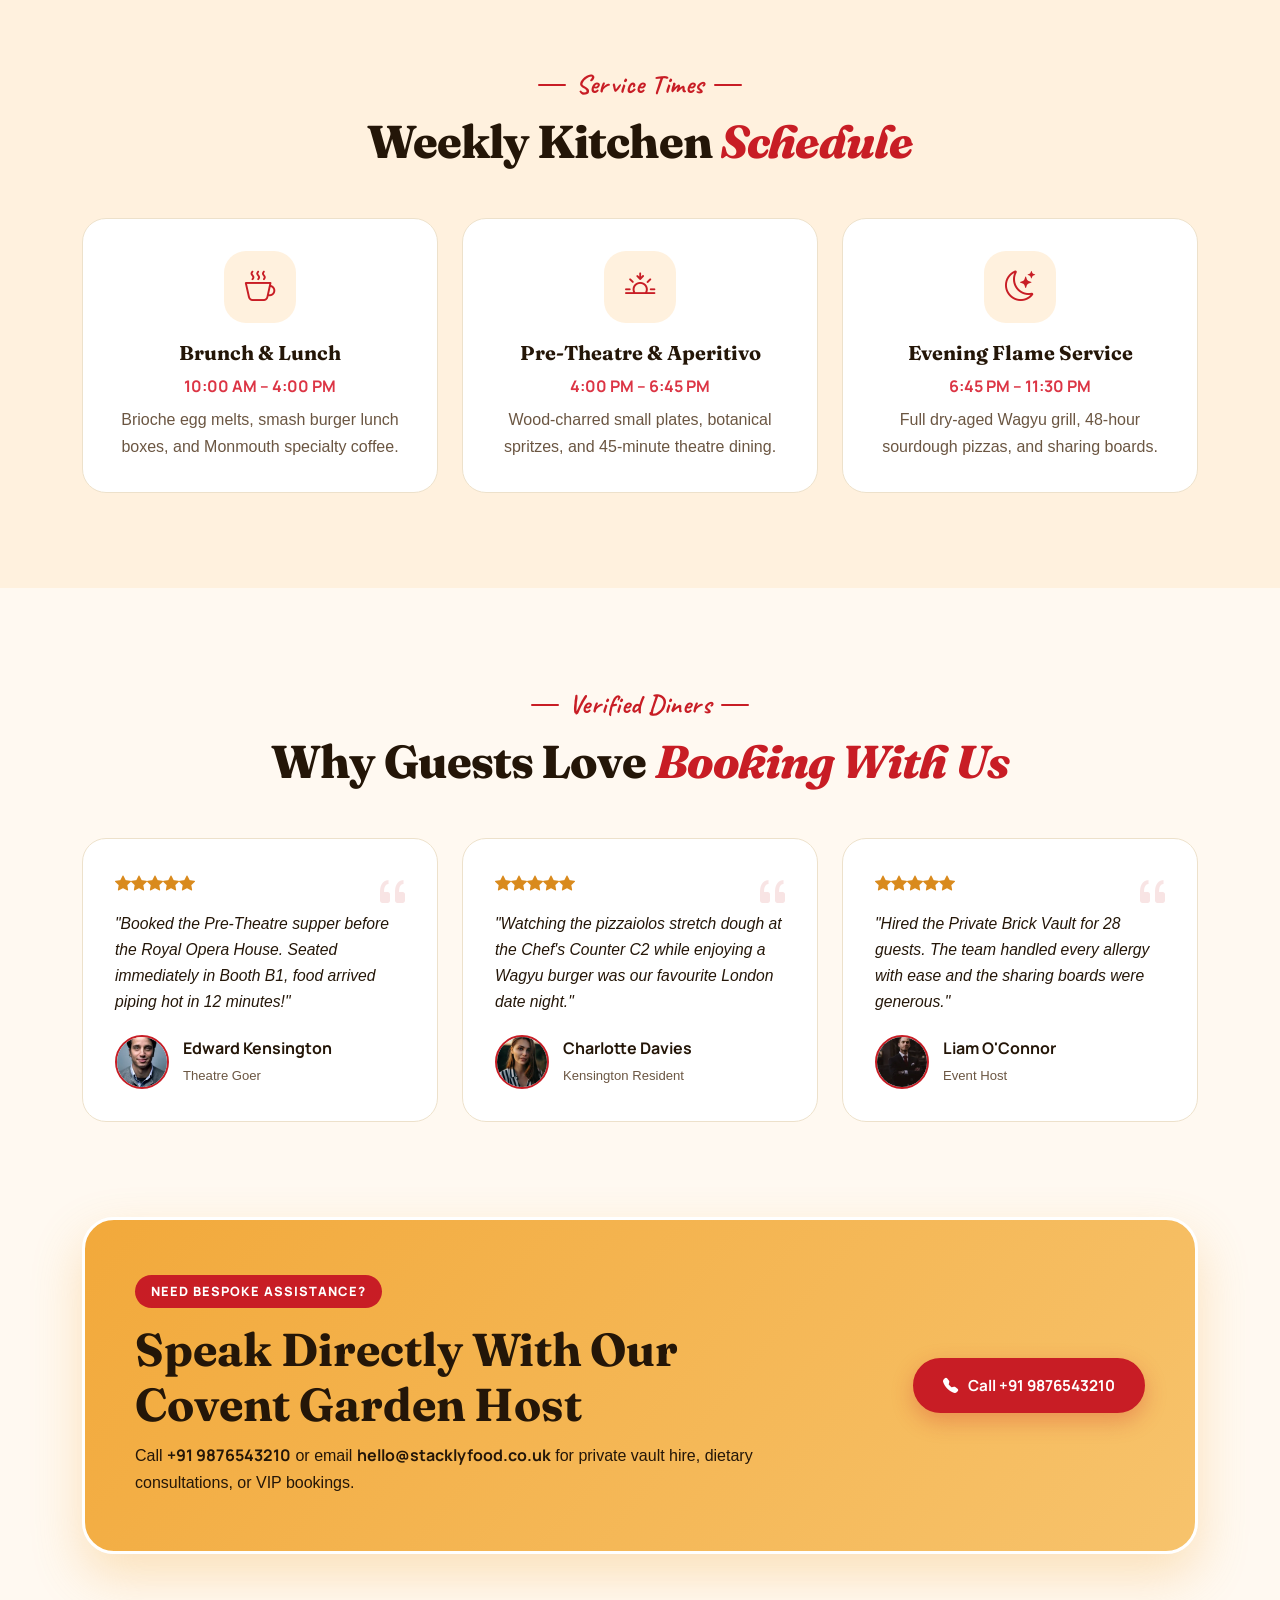
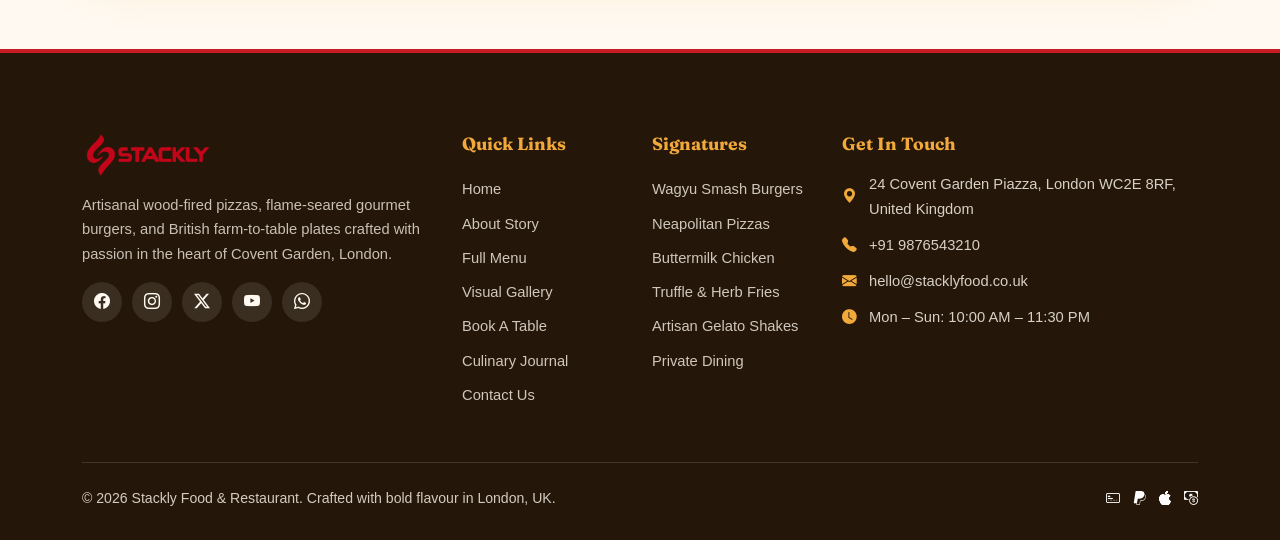
<file: pages/reserve.html>
<!doctype html>
<html lang="en">
  <head>
    <meta charset="UTF-8" />
    <meta name="viewport" content="width=device-width, initial-scale=1.0" />
    <title>
      Reserve A Table | Stackly Food &amp; Restaurant — Covent Garden Bookings
    </title>
    <link
      rel="icon"
      type="image/webp"
      href="../assets/images/logoStackly.webp"
    />
    <link
      href="https://cdn.jsdelivr.net/npm/bootstrap@5.3.3/dist/css/bootstrap.min.css"
      rel="stylesheet"
    />
    <link
      href="https://cdn.jsdelivr.net/npm/bootstrap-icons@1.11.3/font/bootstrap-icons.min.css"
      rel="stylesheet"
    />
    <link
      href="https://cdn.jsdelivr.net/npm/aos@2.3.4/dist/aos.css"
      rel="stylesheet"
    />
    <link href="../assets/css/styles.css" rel="stylesheet" />
    <link href="../assets/css/reserve.css" rel="stylesheet" />
  </head>
  <body>
    <!-- Common Header -->
    <div id="header-placeholder"></div>

    <!-- ============ SECTION 1: PAGE BANNER & BREADCRUMBS ============ -->
    <section
      class="page-banner text-center"
      style="
        background-image:
          linear-gradient(
            130deg,
            rgba(36, 22, 8, 0.88) 0%,
            rgba(21, 48, 31, 0.86) 100%
          ),
          url(&quot;../assets/images/reserve/reserve-banner-image.webp&quot;);
      "
    >
      <div class="container">
        <span class="banner-eyebrow">Your Table Awaits In London</span>
        <h1>Reserve A <em>Table</em></h1>
        <p class="banner-desc">
          Book your booth, heated terrace table, or chef's counter seat at 24
          Covent Garden Piazza. Instant online confirmation for intimate
          dinners, family feasts, and private vault celebrations.
        </p>
        <nav aria-label="breadcrumb">
          <div class="breadcrumb-pill">
            <a href="../index.html"
              ><i class="bi bi-house-door-fill"></i> Home</a
            >
            <span class="sep"><i class="bi bi-chevron-right"></i></span>
            <span class="current">Reserve A Table</span>
          </div>
        </nav>
      </div>
    </section>

    <!-- ============ SECTION 2: CHOOSE YOUR SEATING ZONE ============ -->
    <section class="section-pad">
      <div class="container">
        <div class="text-center mb-5" data-aos="fade-up">
          <div class="eyebrow">Tailored Atmospheres</div>
          <h2 class="section-title">
            Select Your Preferred <span class="accent">Dining Zone</span>
          </h2>
        </div>
        <div class="row g-4">
          <div class="col-md-4" data-aos="fade-up" data-aos-delay="0">
            <div class="zone-card">
              <div class="zone-img">
                <span class="zone-tag">Lively &amp; Theatrical</span>
                <img
                  src="../assets/images/reserve/reserve-zone-img-1.webp"
                  alt="Open Flame Chef's Counter"
                />
              </div>
              <div class="zone-body">
                <h5>The Open-Flame Chef's Counter</h5>
                <p class="mb-0">
                  Sit front-row beside our 450°C copper pizza oven and cast-iron
                  grill pass. Ideal for solo foodies and date nights.
                </p>
                <div class="zone-perks">
                  <span
                    ><i class="bi bi-fire text-danger me-1"></i>Kitchen
                    View</span
                  >
                  <span><i class="bi bi-people me-1"></i>1–4 Guests</span>
                </div>
              </div>
            </div>
          </div>
          <div class="col-md-4" data-aos="fade-up" data-aos-delay="100">
            <div class="zone-card">
              <div class="zone-img">
                <span class="zone-tag">Most Requested</span>
                <img
                  src="../assets/images/reserve/reserve-zone-img-2.webp"
                  alt="Leather Banquette Booths"
                />
              </div>
              <div class="zone-body">
                <h5>Chestnut Leather Banquette Booths</h5>
                <p class="mb-0">
                  Spacious, plush booths in our main brick dining room designed
                  for relaxed group conversations and sharing platters.
                </p>
                <div class="zone-perks">
                  <span
                    ><i class="bi bi-Volume-down me-1"></i>Cosy Acoustics</span
                  >
                  <span><i class="bi bi-people me-1"></i>2–8 Guests</span>
                </div>
              </div>
            </div>
          </div>
          <div class="col-md-4" data-aos="fade-up" data-aos-delay="200">
            <div class="zone-card">
              <div class="zone-img">
                <span class="zone-tag">Al Fresco All Year</span>
                <img
                  src="../assets/images/reserve/reserve-zone-img-3.webp"
                  alt="Heated Covent Garden Terrace"
                />
              </div>
              <div class="zone-body">
                <h5>Covent Garden Piazza Terrace</h5>
                <p class="mb-0">
                  Covered, heated, and draped in botanical greenery with views
                  over the historic Piazza cobbles.
                </p>
                <div class="zone-perks">
                  <span><i class="bi bi-sun me-1"></i>Dog Friendly</span>
                  <span><i class="bi bi-people me-1"></i>2–6 Guests</span>
                </div>
              </div>
            </div>
          </div>
        </div>
      </div>
    </section>

    <!-- ============ SECTION 3: INTERACTIVE TABLE SPOT SELECTOR & BOOKING FORM ============ -->
    <section class="section-pad bg-paper" id="booking-section">
      <div class="container">
        <div class="text-center mb-5" data-aos="fade-up">
          <div class="eyebrow">Instant Table Lock</div>
          <h2 class="section-title">
            Choose A Table &amp; <span class="accent">Complete Booking</span>
          </h2>
        </div>

        <div class="floorplan-card mb-5" data-aos="fade-up">
          <div
            class="d-flex justify-content-between align-items-center flex-wrap gap-2 mb-3"
          >
            <h5 class="mb-0">
              <i class="bi bi-grid-1x2-fill text-danger me-2"></i>Optional:
              Click A Preferred Table Spot Below
            </h5>
            <span class="small text-muted"
              >Selected spot auto-fills into your reservation form</span
            >
          </div>
          <div class="row g-3">
            <div class="col-6 col-md-3">
              <div
                class="table-spot selected"
                data-table="Booth B1 — Main Dining Hall (2-4 Guests)"
              >
                <h6 class="mb-1">Booth B1</h6>
                <small class="text-muted">Main Hall · 2–4 Guests</small>
              </div>
            </div>
            <div class="col-6 col-md-3">
              <div
                class="table-spot"
                data-table="Booth B4 — Corner Banquette (4-6 Guests)"
              >
                <h6 class="mb-1">Booth B4</h6>
                <small class="text-muted">Corner · 4–6 Guests</small>
              </div>
            </div>
            <div class="col-6 col-md-3">
              <div
                class="table-spot"
                data-table="Counter C2 — Brick Oven Pass (2 Guests)"
              >
                <h6 class="mb-1">Chef Pass C2</h6>
                <small class="text-muted">Oven View · 2 Guests</small>
              </div>
            </div>
            <div class="col-6 col-md-3">
              <div
                class="table-spot"
                data-table="Terrace T5 — Heated Piazza View (2-6 Guests)"
              >
                <h6 class="mb-1">Terrace T5</h6>
                <small class="text-muted">Al Fresco · 2–6 Guests</small>
              </div>
            </div>
          </div>
        </div>

        <div class="reservation-wrap" data-aos="zoom-in">
          <div class="row g-0 align-items-stretch">
            <div class="col-lg-5">
              <div class="reservation-img">
                <img
                  src="../assets/images/reserve/reserve-form-img.webp"
                  alt="Covent Garden Table Setup"
                />
                <div class="ri-overlay">
                  <h4>Priority Concierge Desk</h4>
                  <p class="mb-3">
                    Booking for more than 8 guests or need urgent same-hour
                    seating? Call our Covent Garden host desk directly.
                  </p>
                  <div
                    class="p-3 rounded-4"
                    style="
                      background: rgba(255, 249, 241, 0.12);
                      border: 1px solid rgba(226, 193, 107, 0.35);
                    "
                  >
                    <div class="mb-1">
                      <i class="bi bi-telephone-fill text-warning me-2"></i
                      ><strong>+91 9876543210</strong>
                    </div>
                    <div class="mb-1">
                      <i class="bi bi-envelope-fill text-warning me-2"></i
                      >hello@stacklyfood.co.uk
                    </div>
                    <div class="small">
                      <i class="bi bi-geo-alt-fill text-warning me-2"></i>24
                      Covent Garden Piazza, London WC2E 8RF
                    </div>
                  </div>
                </div>
              </div>
            </div>
            <div class="col-lg-7">
              <div class="reservation-form-wrap">
                <div class="eyebrow" style="color: var(--mustard)">
                  Online Reservation
                </div>
                <h3
                  class="section-title mb-4"
                  style="color: #fff; font-size: 1.85rem"
                >
                  Lock In Your Table
                </h3>
                <form id="reservationForm">
                  <div class="row g-3">
                    <div class="col-md-6">
                      <label for="reserveFullName" class="visually-hidden"
                        >Full Name</label
                      >
                      <input
                        type="text"
                        id="reserveFullName"
                        name="fullName"
                        class="form-control-custom input-username"
                        maxlength="16"
                        placeholder="Full Name"
                        aria-label="Full Name"
                        autocomplete="name"
                        required
                      />
                    </div>
                    <div class="col-md-6">
                      <label for="reservePhone" class="visually-hidden"
                        >Phone Number</label
                      >
                      <input
                        type="tel"
                        id="reservePhone"
                        name="phone"
                        class="form-control-custom input-number"
                        placeholder="Phone Number (+91 9876543210)"
                        aria-label="Phone Number"
                        autocomplete="tel"
                        minlength="10"
                        maxlength="10"
                        inputmode="numeric"
                        required
                      />
                    </div>
                    <div class="col-md-6">
                      <label for="reserveEmail" class="visually-hidden"
                        >Email Address</label
                      >
                      <input
                        type="email"
                        id="reserveEmail"
                        name="email"
                        class="form-control-custom"
                        placeholder="Email Address"
                        aria-label="Email Address"
                        autocomplete="email"
                        required
                      />
                    </div>
                    <div class="col-md-6">
                      <label for="reservePartySize" class="visually-hidden"
                        >Party Size</label
                      >
                      <select
                        id="reservePartySize"
                        name="partySize"
                        class="form-select-custom"
                        aria-label="Party Size"
                        autocomplete="off"
                        required
                      >
                        <option value="" disabled selected>Party Size</option>
                        <option value="2">2 Guests</option>
                        <option value="3-4">3 - 4 Guests</option>
                        <option value="5-6">5 - 6 Guests</option>
                        <option value="7-10">7 - 10 Guests</option>
                        <option value="10+">10+ Guests (Private Vault)</option>
                      </select>
                    </div>
                    <div class="col-md-6">
                      <label for="reserveDate" class="visually-hidden"
                        >Reservation Date</label
                      >
                      <input
                        type="date"
                        id="reserveDate"
                        name="reservationDate"
                        class="form-control-custom"
                        aria-label="Reservation Date"
                        autocomplete="off"
                        required
                      />
                    </div>
                    <div class="col-md-6">
                      <label for="reserveTimeSlot" class="visually-hidden"
                        >Time Slot</label
                      >
                      <select
                        id="reserveTimeSlot"
                        name="timeSlot"
                        class="form-select-custom"
                        aria-label="Time Slot"
                        autocomplete="off"
                        required
                      >
                        <option value="" disabled selected>Time Slot</option>
                        <option value="12:00">12:00 PM — Lunch</option>
                        <option value="13:30">01:30 PM — Afternoon</option>
                        <option value="17:30">05:30 PM — Pre-Theatre</option>
                        <option value="19:30">07:30 PM — Prime Dinner</option>
                        <option value="21:15">09:15 PM — Late Supper</option>
                      </select>
                    </div>
                    <div class="col-12">
                      <label for="selectedTableInput" class="visually-hidden"
                        >Selected Table Spot</label
                      >
                      <input
                        type="text"
                        id="selectedTableInput"
                        name="selectedTable"
                        class="form-control-custom"
                        value="Booth B1 — Main Dining Hall (2-4 Guests)"
                        aria-label="Selected Table Spot"
                        autocomplete="off"
                        readonly
                        required
                      />
                    </div>
                    <div class="col-12">
                      <label for="reserveDietaryNotes" class="visually-hidden"
                        >Dietary Notes or Special Requests</label
                      >
                      <textarea
                        id="reserveDietaryNotes"
                        name="dietaryNotes"
                        class="form-control-custom"
                        placeholder="Dietary notes, highchair requests, or celebration message..."
                        aria-label="Dietary Notes or Special Requests"
                        autocomplete="off"
                        required
                      ></textarea>
                    </div>
                  </div>
                  <button type="submit" class="btn-chili mt-3">
                    Confirm My Reservation <i class="bi bi-check2-circle"></i>
                  </button>
                  <div class="form-success-msg" id="reservationSuccess">
                    <i class="bi bi-check-circle-fill me-2"></i>Reservation
                    confirmed! We've sent your booking pass to your email.
                  </div>
                </form>
              </div>
            </div>
          </div>
        </div>
      </div>
    </section>

    <!-- ============ SECTION 4: CELEBRATION & OCCASION PACKAGES ============ -->
    <section class="section-pad">
      <div class="container">
        <div class="text-center mb-5" data-aos="fade-up">
          <div class="eyebrow">Make It Memorable</div>
          <h2 class="section-title">
            Curated Celebration <span class="accent">Packages</span>
          </h2>
        </div>
        <div class="row g-4">
          <div class="col-lg-4" data-aos="fade-up" data-aos-delay="0">
            <div class="occasion-pkg-card">
              <span class="tc-badge">For Two</span>
              <h4 class="mt-3">Covent Date Night</h4>
              <div class="pkg-price">£58 <small>/ couple</small></div>
              <ul class="pkg-list">
                <li>
                  <i class="bi bi-check-circle-fill"></i> Reserved Candlelit
                  Corner Booth
                </li>
                <li>
                  <i class="bi bi-check-circle-fill"></i> 2× Welcome Botanical
                  Prosecco Spritz
                </li>
                <li>
                  <i class="bi bi-check-circle-fill"></i> Wood-Fired Sharing
                  Board or 2 Mains
                </li>
                <li>
                  <i class="bi bi-check-circle-fill"></i> Skillet Cookie Dough
                  Sharing Dessert
                </li>
              </ul>
              <a href="#" class="btn-outline-ink w-100 justify-content-center"
                >Select Date Night</a
              >
            </div>
          </div>
          <div class="col-lg-4" data-aos="fade-up" data-aos-delay="100">
            <div class="occasion-pkg-card popular-pkg">
              <span
                class="tc-badge"
                style="background: var(--chili); color: #fff"
                >Best For Groups</span
              >
              <h4 class="mt-3">The Chef's Feast Table</h4>
              <div class="pkg-price">£36 <small>/ guest (min 6)</small></div>
              <ul class="pkg-list">
                <li>
                  <i class="bi bi-check-circle-fill"></i> 4 Waves of Signature
                  Burgers &amp; Pizzas
                </li>
                <li>
                  <i class="bi bi-check-circle-fill"></i> Unlimited Rosemary
                  &amp; Truffle Fries
                </li>
                <li>
                  <i class="bi bi-check-circle-fill"></i> Gochujang Wings &amp;
                  Padron Peppers
                </li>
                <li>
                  <i class="bi bi-check-circle-fill"></i> Personalized Birthday
                  Cake or Zeppole Tower
                </li>
              </ul>
              <a href="#" class="btn-chili w-100 justify-content-center"
                >Book Group Feast</a
              >
            </div>
          </div>
          <div class="col-lg-4" data-aos="fade-up" data-aos-delay="200">
            <div class="occasion-pkg-card">
              <span class="tc-badge">Exclusive Hire</span>
              <h4 class="mt-3">Private Brick Vault</h4>
              <div class="pkg-price">£45 <small>/ guest (15–40)</small></div>
              <ul class="pkg-list">
                <li>
                  <i class="bi bi-check-circle-fill"></i> Exclusive Use of
                  Underground Brick Vault
                </li>
                <li>
                  <i class="bi bi-check-circle-fill"></i> Dedicated Bartender
                  &amp; Private Sound System
                </li>
                <li>
                  <i class="bi bi-check-circle-fill"></i> Bespoke 4-Course
                  Wood-Fired Menu
                </li>
                <li>
                  <i class="bi bi-check-circle-fill"></i> Custom Printed
                  Keepsake Menus
                </li>
              </ul>
              <a href="#" class="btn-outline-ink w-100 justify-content-center"
                >Enquire Vault Hire</a
              >
            </div>
          </div>
        </div>
      </div>
    </section>

    <!-- ============ SECTION 5: RESERVATION POLICIES & DINING ETIQUETTE (BASIL) ============ -->
    <section class="section-pad bg-basil">
      <div class="container">
        <div class="text-center mb-5" data-aos="fade-up">
          <div class="eyebrow">Good To Know</div>
          <h2 class="section-title">
            Booking Guidelines &amp; <span class="accent">Etiquette</span>
          </h2>
        </div>
        <div class="row g-4">
          <div class="col-sm-6 col-lg-3" data-aos="fade-up" data-aos-delay="0">
            <div class="policy-box">
              <div class="p-ico"><i class="bi bi-clock"></i></div>
              <h5>15-Minute Grace Period</h5>
              <p class="mb-0 small">
                We hold reserved tables for 15 minutes past your booking time.
                Running late? Call us on +91 9876543210.
              </p>
            </div>
          </div>
          <div class="col-sm-6 col-lg-3" data-aos="fade-up" data-aos-delay="80">
            <div class="policy-box">
              <div class="p-ico"><i class="bi bi-door-open"></i></div>
              <h5>Walk-In Counter Seats</h5>
              <p class="mb-0 small">
                We always keep 25% of our dining room and chef's counter
                unreserved for spontaneous Covent Garden walk-ins.
              </p>
            </div>
          </div>
          <div
            class="col-sm-6 col-lg-3"
            data-aos="fade-up"
            data-aos-delay="160"
          >
            <div class="policy-box">
              <div class="p-ico"><i class="bi bi-cake2"></i></div>
              <h5>Celebration Cakes</h5>
              <p class="mb-0 small">
                Order a custom Basque cheesecake from our pastry team with 24
                hours' notice, or bring your own with zero cakeage fee.
              </p>
            </div>
          </div>
          <div
            class="col-sm-6 col-lg-3"
            data-aos="fade-up"
            data-aos-delay="240"
          >
            <div class="policy-box">
              <div class="p-ico"><i class="bi bi-arrow-repeat"></i></div>
              <h5>Free Cancellation</h5>
              <p class="mb-0 small">
                Plans change—modify or cancel any booking up to 2 hours before
                your seating with zero penalty.
              </p>
            </div>
          </div>
        </div>
      </div>
    </section>

    <!-- ============ SECTION 6: PRE-THEATRE WEST END DINING ============ -->
    <section class="section-pad">
      <div class="container">
        <div class="row align-items-center g-5">
          <div class="col-lg-6" data-aos="fade-right">
            <img
              src="../assets/images/reserve/reserve-pre-theatre-img.webp"
              alt="West End Pre-Theatre Express Supper"
              style="
                border-radius: 26px;
                height: 400px;
                width: 100%;
                object-fit: cover;
              "
            />
          </div>
          <div class="col-lg-6" data-aos="fade-left">
            <div class="eyebrow">Curtain Up In Covent Garden</div>
            <h2 class="section-title mb-3">
              45-Minute West End <span class="accent">Pre-Theatre Supper</span>
            </h2>
            <p class="mb-4">
              Heading to a show at the Royal Opera House, Adelphi, or Lyceum?
              Our Pre-Theatre Express Menu guarantees two courses and a craft
              drink on your table and settled within 45 minutes.
            </p>
            <div class="feature-row">
              <div class="f-ico"><i class="bi bi-ticket-perforated"></i></div>
              <div>
                <h6>Available Daily 5:00 PM – 6:45 PM</h6>
                <p>
                  2 Courses + Craft Drink for £22.50 per guest when you show
                  your theatre ticket.
                </p>
              </div>
            </div>
            <a href="#" class="btn-chili mt-2"
              >Book Pre-Theatre Slot <i class="bi bi-arrow-up-right"></i
            ></a>
          </div>
        </div>
      </div>
    </section>

    <!-- ============ SECTION 7: OPENING HOURS & SERVICE SCHEDULE ============ -->
    <section class="section-pad bg-paper">
      <div class="container">
        <div class="text-center mb-5" data-aos="fade-up">
          <div class="eyebrow">Service Times</div>
          <h2 class="section-title">
            Weekly Kitchen <span class="accent">Schedule</span>
          </h2>
        </div>
        <div class="row g-4">
          <div class="col-md-4" data-aos="fade-up" data-aos-delay="0">
            <div class="process-card">
              <div class="process-ico"><i class="bi bi-cup-hot"></i></div>
              <h5>Brunch &amp; Lunch</h5>
              <p class="text-danger fw-bold mb-2">10:00 AM – 4:00 PM</p>
              <p class="mb-0">
                Brioche egg melts, smash burger lunch boxes, and Monmouth
                specialty coffee.
              </p>
            </div>
          </div>
          <div class="col-md-4" data-aos="fade-up" data-aos-delay="100">
            <div class="process-card">
              <div class="process-ico"><i class="bi bi-sunset"></i></div>
              <h5>Pre-Theatre &amp; Aperitivo</h5>
              <p class="text-danger fw-bold mb-2">4:00 PM – 6:45 PM</p>
              <p class="mb-0">
                Wood-charred small plates, botanical spritzes, and 45-minute
                theatre dining.
              </p>
            </div>
          </div>
          <div class="col-md-4" data-aos="fade-up" data-aos-delay="200">
            <div class="process-card">
              <div class="process-ico"><i class="bi bi-moon-stars"></i></div>
              <h5>Evening Flame Service</h5>
              <p class="text-danger fw-bold mb-2">6:45 PM – 11:30 PM</p>
              <p class="mb-0">
                Full dry-aged Wagyu grill, 48-hour sourdough pizzas, and sharing
                boards.
              </p>
            </div>
          </div>
        </div>
      </div>
    </section>

    <!-- ============ SECTION 8: GUEST REVIEWS ON DINING EXPERIENCE ============ -->
    <section class="section-pad">
      <div class="container">
        <div class="text-center mb-5" data-aos="fade-up">
          <div class="eyebrow">Verified Diners</div>
          <h2 class="section-title">
            Why Guests Love <span class="accent">Booking With Us</span>
          </h2>
        </div>
        <div class="row g-4">
          <div class="col-md-4" data-aos="fade-up">
            <div class="testi-card">
              <i class="bi bi-quote quote-ico"></i>
              <div class="stars">
                <i class="bi bi-star-fill"></i><i class="bi bi-star-fill"></i
                ><i class="bi bi-star-fill"></i><i class="bi bi-star-fill"></i
                ><i class="bi bi-star-fill"></i>
              </div>
              <p>
                "Booked the Pre-Theatre supper before the Royal Opera House.
                Seated immediately in Booth B1, food arrived piping hot in 12
                minutes!"
              </p>
              <div class="testi-person">
                <img
                  src="../assets/images/reserve/reserve-testi-img-1.webp"
                  alt="Edward Vance"
                />
                <div>
                  <strong>Edward Kensington</strong><span>Theatre Goer</span>
                </div>
              </div>
            </div>
          </div>
          <div class="col-md-4" data-aos="fade-up" data-aos-delay="100">
            <div class="testi-card">
              <i class="bi bi-quote quote-ico"></i>
              <div class="stars">
                <i class="bi bi-star-fill"></i><i class="bi bi-star-fill"></i
                ><i class="bi bi-star-fill"></i><i class="bi bi-star-fill"></i
                ><i class="bi bi-star-fill"></i>
              </div>
              <p>
                "Watching the pizzaiolos stretch dough at the Chef's Counter C2
                while enjoying a Wagyu burger was our favourite London date
                night."
              </p>
              <div class="testi-person">
                <img
                  src="../assets/images/reserve/reserve-testi-img-2.webp"
                  alt="Charlotte Davies"
                />
                <div>
                  <strong>Charlotte Davies</strong
                  ><span>Kensington Resident</span>
                </div>
              </div>
            </div>
          </div>
          <div class="col-md-4" data-aos="fade-up" data-aos-delay="200">
            <div class="testi-card">
              <i class="bi bi-quote quote-ico"></i>
              <div class="stars">
                <i class="bi bi-star-fill"></i><i class="bi bi-star-fill"></i
                ><i class="bi bi-star-fill"></i><i class="bi bi-star-fill"></i
                ><i class="bi bi-star-fill"></i>
              </div>
              <p>
                "Hired the Private Brick Vault for 28 guests. The team handled
                every allergy with ease and the sharing boards were generous."
              </p>
              <div class="testi-person">
                <img
                  src="../assets/images/reserve/reserve-testi-img-3.webp"
                  alt="Liam O'Connor"
                />
                <div><strong>Liam O'Connor</strong><span>Event Host</span></div>
              </div>
            </div>
          </div>
        </div>
      </div>
    </section>

    <!-- ============ SECTION 9: DIRECT PHONE CONCIERGE BANNER ============ -->
    <section class="section-pad pt-0">
      <div class="container">
        <div class="cta-banner" data-aos="zoom-in">
          <div class="row align-items-center g-4">
            <div class="col-lg-8">
              <div class="cta-eyebrow">Need Bespoke Assistance?</div>
              <h2>Speak Directly With Our Covent Garden Host</h2>
              <p class="mb-0" style="color: var(--ink)">
                Call <strong>+91 9876543210</strong> or email
                <strong>hello@stacklyfood.co.uk</strong> for private vault hire,
                dietary consultations, or VIP bookings.
              </p>
            </div>
            <div class="col-lg-4 text-lg-end">
              <a href="#" class="btn-chili"
                ><i class="bi bi-telephone-fill"></i> Call +91 9876543210</a
              >
            </div>
          </div>
        </div>
      </div>
    </section>

    <!-- Common Footer -->
    <div id="footer-placeholder"></div>

    <script src="https://cdn.jsdelivr.net/npm/bootstrap@5.3.3/dist/js/bootstrap.bundle.min.js"></script>
    <script src="https://cdn.jsdelivr.net/npm/aos@2.3.4/dist/aos.js"></script>
    <script src="../assets/js/script.js"></script>
  </body>
</html>
</file>
<file: assets/css/styles.css>
@import url("https://fonts.googleapis.com/css2?family=Caveat:wght@500;600;700&family=Fraunces:ital,opsz,wght@0,9..144,600;0,9..144,700;0,9..144,800;1,9..144,600&family=Manrope:wght@400;500;600;700;800&display=swap");

:root {
  --ink: #241608;
  --ink-soft: #6b5642;
  --cream: #fff9f1;
  --paper: #fff1de;
  --card: #ffffff;
  --chili: #c81d25;
  --chili-dark: #921116;
  --mustard: #f2a93b;
  --mustard-dark: #d98a1d;
  --basil: #1f4d36;
  --basil-light: #2c6249;
  --basil-dark: #15301f;
  --line-gold: #e2c16b;
  --border-soft: #ede1cb;
  --font-display: "Fraunces", serif;
  --font-body: "Manrope", sans-serif;
  --font-script: "Caveat", cursive;
}

@font-face {
  font-family: "Manrope";
  font-style: normal;
  font-weight: 400;
  font-display: swap;
  src: url(https://fonts.gstatic.com/s/manrope/v20/xn7gYHE41ni1AdIRggqxSuXd.woff2)
    format("woff2");
  unicode-range:
    U+0460-052F, U+1C80-1C8A, U+20B4, U+2DE0-2DFF, U+A640-A69F, U+FE2E-FE2F;
}

/* ============ BASE & RESET ============ */
*,
*::before,
*::after {
  box-sizing: border-box;
}

html {
  scroll-behavior: smooth;
  overflow-x: hidden;
}

body {
  font-family: var(--font-body);
  background-color: var(--cream);
  color: var(--ink);
  line-height: 1.65;
  overflow-x: hidden;
  margin: 0;
}

body.mobile-menu-open {
  overflow: hidden;
}

h1,
h2,
h3,
h4,
h5,
h6,
.display-font {
  font-family: var(--font-display);
  color: var(--ink);
  font-weight: 700;
  line-height: 1.2;
}

p {
  color: var(--ink-soft);
}

a {
  text-decoration: none;
  transition: all 0.3s ease;
}

img {
  max-width: 100%;
  height: auto;
  display: block;
}

.section-pad {
  padding: 95px 0;
  position: relative;
}

.bg-paper {
  background-color: var(--paper);
}

.bg-cream {
  background-color: var(--cream);
}

.bg-basil {
  background: linear-gradient(135deg, var(--basil) 0%, var(--basil-dark) 100%);
  color: var(--cream);
}

.bg-basil h2,
.bg-basil h3,
.bg-basil h4,
.bg-basil h5,
.bg-basil h6 {
  color: var(--cream);
}

.bg-basil p {
  color: rgba(255, 249, 241, 0.82);
}

.eyebrow {
  font-family: var(--font-script);
  font-size: 1.65rem;
  font-weight: 700;
  color: var(--chili);
  display: inline-flex;
  align-items: center;
  gap: 10px;
  margin-bottom: 8px;
  letter-spacing: 0.5px;
}

.eyebrow::before,
.eyebrow::after {
  content: "";
  width: 28px;
  height: 2px;
  background: var(--chili);
  border-radius: 2px;
  display: inline-block;
}

.bg-basil .eyebrow {
  color: var(--mustard);
}

.bg-basil .eyebrow::before,
.bg-basil .eyebrow::after {
  background: var(--mustard);
}

.section-title {
  font-size: clamp(2rem, 3.6vw, 3rem);
  font-weight: 800;
  letter-spacing: -0.02em;
  margin-bottom: 1rem;
}

.section-title .accent {
  color: var(--chili);
  font-style: italic;
  position: relative;
}

.bg-basil .section-title .accent {
  color: var(--mustard);
}

/* ============ PRELOADER ============ */
#preloader {
  position: fixed;
  inset: 0;
  background: var(--ink);
  z-index: 9999;
  display: flex;
  flex-direction: column;
  align-items: center;
  justify-content: center;
  color: var(--cream);
  transition:
    opacity 0.5s ease,
    visibility 0.5s ease;
}

#preloader.hide {
  opacity: 0;
  visibility: hidden;
  pointer-events: none;
}

.burger-spin {
  font-size: 3.5rem;
  animation: bounceBurger 1.2s infinite ease-in-out;
}

#preloader p {
  color: var(--mustard);
  font-family: var(--font-script);
  font-size: 1.6rem;
  margin-top: 10px;
}

@keyframes bounceBurger {
  0%,
  100% {
    transform: translateY(0) scale(1);
  }
  50% {
    transform: translateY(-14px) scale(1.1);
  }
}

/* ============ BUTTONS ============ */
.btn-chili {
  display: inline-flex;
  align-items: center;
  gap: 10px;
  background: var(--chili);
  color: #fff !important;
  font-weight: 700;
  font-size: 0.95rem;
  padding: 13px 28px;
  border-radius: 50px;
  border: 2px solid var(--chili);
  box-shadow: 0 8px 22px rgba(200, 29, 37, 0.28);
  transition: all 0.35s cubic-bezier(0.22, 1, 0.36, 1);
  cursor: pointer;
}

.btn-chili:hover {
  background: var(--chili-dark);
  border-color: var(--chili-dark);
  transform: translateY(-3px);
  box-shadow: 0 12px 28px rgba(146, 17, 22, 0.4);
}

.btn-mustard {
  display: inline-flex;
  align-items: center;
  gap: 10px;
  background: var(--mustard);
  color: var(--ink) !important;
  font-weight: 700;
  font-size: 0.95rem;
  padding: 13px 28px;
  border-radius: 50px;
  border: 2px solid var(--mustard);
  box-shadow: 0 8px 22px rgba(242, 169, 59, 0.3);
  transition: all 0.35s ease;
  cursor: pointer;
}

.btn-mustard:hover {
  background: var(--mustard-dark);
  border-color: var(--mustard-dark);
  color: #fff !important;
  transform: translateY(-3px);
}

.btn-outline-cream {
  display: inline-flex;
  align-items: center;
  gap: 10px;
  background: transparent;
  color: var(--cream) !important;
  font-weight: 700;
  font-size: 0.95rem;
  padding: 13px 28px;
  border-radius: 50px;
  border: 2px solid rgba(255, 249, 241, 0.45);
  transition: all 0.35s ease;
}

.btn-outline-cream:hover {
  background: var(--mustard);
  border-color: var(--mustard);
  color: var(--ink) !important;
  transform: translateY(-3px);
}

.btn-outline-ink {
  display: inline-flex;
  align-items: center;
  gap: 10px;
  background: transparent;
  color: var(--ink) !important;
  font-weight: 700;
  font-size: 0.95rem;
  padding: 12px 26px;
  border-radius: 50px;
  border: 2px solid var(--ink);
  transition: all 0.35s ease;
}

.btn-outline-ink:hover {
  background: var(--chili);
  border-color: var(--chili);
  color: #fff !important;
  transform: translateY(-3px);
}

/* ============ TOPBAR & FIXED HEADER ============ */
.topbar {
  background: var(--ink);
  color: rgba(255, 249, 241, 0.88);
  font-size: 0.83rem;
  padding: 9px 0;
  border-bottom: 1px solid rgba(226, 193, 107, 0.18);
  position: relative;
  z-index: 1055;
}

.topbar-item {
  display: inline-flex;
  align-items: center;
  gap: 6px;
  margin-right: 20px;
}

.topbar-item i {
  color: var(--mustard);
}

.status-dot {
  width: 8px;
  height: 8px;
  background: #2ecc71;
  border-radius: 50%;
  display: inline-block;
  box-shadow: 0 0 0 4px rgba(46, 204, 113, 0.22);
  margin-right: 4px;
}

.topbar .social-link {
  color: var(--cream);
  margin-left: 12px;
  font-size: 0.9rem;
  opacity: 0.85;
}

.topbar .social-link:hover {
  color: var(--mustard);
  opacity: 1;
}

.header-spacer {
  height: 0;
}

.header-spacer.active {
  height: 82px;
}

.navbar-main {
  background: rgba(255, 249, 241, 0.96);
  backdrop-filter: blur(12px);
  -webkit-backdrop-filter: blur(12px);
  border-bottom: 1px solid var(--border-soft);
  padding: 14px 0;
  transition: all 0.3s ease;
  width: 100%;
  z-index: 1050;
}

.navbar-main.scrolled {
  position: fixed;
  top: 0;
  left: 0;
  right: 0;
  background: rgba(255, 249, 241, 0.98);
  box-shadow: 0 10px 30px rgba(36, 22, 8, 0.1);
  padding: 10px 0;
  animation: slideDownNav 0.35s ease forwards;
}

@keyframes slideDownNav {
  from {
    transform: translateY(-100%);
  }
  to {
    transform: translateY(0);
  }
}

.brand-logo {
  display: inline-flex;
  align-items: center;
  gap: 10px;
  font-family: var(--font-display);
  font-size: 1.65rem;
  font-weight: 800;
  color: var(--ink);
}

.brand-logo img {
  height: 44px;
  width: auto;
  object-fit: contain;
  filter: brightness(0) saturate(100%) invert(13%) sepia(90%) saturate(4000%)
    hue-rotate(345deg) brightness(90%) contrast(110%);
}

.brand-logo span {
  color: var(--chili);
}

.nav-link-custom {
  font-weight: 700;
  color: var(--ink) !important;
  font-size: 0.95rem;
  padding: 8px 15px !important;
  position: relative;
  transition: color 0.25s ease;
}

.nav-link-custom::after {
  content: "";
  position: absolute;
  left: 15px;
  right: 15px;
  bottom: 2px;
  height: 2.5px;
  background: var(--chili);
  border-radius: 2px;
  transform: scaleX(0);
  transform-origin: center;
  transition: transform 0.3s ease;
}

.nav-link-custom:hover,
.nav-link-custom.active {
  color: var(--chili) !important;
}

.nav-link-custom:hover::after,
.nav-link-custom.active::after {
  transform: scaleX(1);
}

.nav-icon-btn {
  width: 44px;
  height: 44px;
  border-radius: 50%;
  background: var(--paper);
  border: 1px solid var(--border-soft);
  display: inline-flex;
  align-items: center;
  justify-content: center;
  color: var(--ink);
  font-size: 1.15rem;
  position: relative;
  transition: all 0.3s ease;
}

.nav-icon-btn:hover {
  background: var(--chili);
  color: #fff;
  border-color: var(--chili);
  transform: translateY(-2px);
}

.cart-count {
  position: absolute;
  top: -4px;
  right: -4px;
  background: var(--chili);
  color: #fff;
  font-size: 0.7rem;
  font-weight: 800;
  width: 20px;
  height: 20px;
  border-radius: 50%;
  display: flex;
  align-items: center;
  justify-content: center;
  border: 2px solid var(--cream);
}

.mobile-menu-close {
  display: none;
}

/* Mobile Header Full-Screen Menu */
@media (max-width: 991.98px) {
  .navbar-main {
    position: fixed;
    top: 0;
    left: 0;
    right: 0;
    padding: 12px 0;
    box-shadow: 0 6px 20px rgba(36, 22, 8, 0.08);
  }

  body {
    padding-top: 70px;
  }

  .navbar-collapse.fullscreen-mobile-menu,
  #navMenu {
    position: fixed;
    top: 0;
    left: 0;
    width: 100vw;
    height: 100vh;
    background: linear-gradient(160deg, var(--ink) 0%, var(--basil-dark) 100%);
    z-index: 2000;
    display: flex !important;
    flex-direction: column;
    justify-content: center;
    align-items: center;
    padding: 2rem;
    opacity: 0;
    visibility: hidden;
    pointer-events: none;
    transform: translateY(-20px);
    transition: all 0.35s cubic-bezier(0.22, 1, 0.36, 1);
  }

  #navMenu.show {
    opacity: 1;
    visibility: visible;
    pointer-events: auto;
    transform: translateY(0);
  }

  .mobile-menu-close {
    display: inline-flex;
    position: absolute;
    top: 22px;
    right: 22px;
    width: 46px;
    height: 46px;
    border-radius: 50%;
    background: rgba(255, 249, 241, 0.12);
    border: 1px solid rgba(255, 249, 241, 0.25);
    color: var(--cream);
    align-items: center;
    justify-content: center;
    font-size: 1.4rem;
    cursor: pointer;
  }

  .mobile-menu-close:hover {
    background: var(--chili);
    border-color: var(--chili);
  }

  #navMenu .navbar-nav {
    text-align: center;
    margin-bottom: 1.75rem;
  }

  #navMenu .nav-link-custom {
    color: var(--cream) !important;
    font-family: var(--font-display);
    font-size: 1.55rem;
    padding: 10px 20px !important;
  }

  #navMenu .nav-link-custom.active,
  #navMenu .nav-link-custom:hover {
    color: var(--mustard) !important;
  }

  #navMenu .nav-link-custom::after {
    background: var(--mustard);
  }

  #navMenu .mobile-menu-actions {
    display: flex;
    flex-direction: column;
    align-items: center;
    gap: 14px;
  }
}

/* ============ COMMON INNER PAGE BANNER & BREADCRUMBS ============ */
.page-banner {
  background-image:
    linear-gradient(
      130deg,
      rgba(36, 22, 8, 0.88) 0%,
      rgba(21, 48, 31, 0.86) 100%
    ),
    var(--banner-bg, url("../images/about/about-banner-image.webp"));
  background-position: center;
  background-size: cover;
  background-repeat: no-repeat;
  padding: 110px 0 85px;
  color: var(--cream);
  position: relative;
  overflow: hidden;
  border-bottom: 4px solid var(--mustard);
}

.page-banner::before {
  content: "";
  position: absolute;
  width: 380px;
  height: 380px;
  border-radius: 50%;
  background: radial-gradient(
    circle,
    rgba(200, 29, 37, 0.28) 0%,
    transparent 70%
  );
  top: -120px;
  right: -80px;
  pointer-events: none;
}

.page-banner .banner-eyebrow {
  font-family: var(--font-script);
  font-size: 1.75rem;
  color: var(--mustard);
  margin-bottom: 8px;
  display: inline-block;
}

.page-banner h1 {
  color: var(--cream);
  font-size: clamp(2.4rem, 4.5vw, 3.8rem);
  font-weight: 800;
  margin-bottom: 16px;
}

.page-banner h1 em {
  color: var(--mustard);
  font-style: italic;
}

.page-banner .banner-desc {
  color: rgba(255, 249, 241, 0.86);
  max-width: 670px;
  margin: 0 auto 26px;
  font-size: 1.06rem;
}

.breadcrumb-pill {
  display: inline-flex;
  align-items: center;
  gap: 10px;
  background: rgba(255, 249, 241, 0.12);
  backdrop-filter: blur(8px);
  border: 1px solid rgba(226, 193, 107, 0.35);
  padding: 9px 22px;
  border-radius: 50px;
  font-size: 0.9rem;
  font-weight: 600;
}

.breadcrumb-pill a {
  color: var(--mustard);
  display: inline-flex;
  align-items: center;
  gap: 6px;
}

.breadcrumb-pill a:hover {
  color: #fff;
}

.breadcrumb-pill .sep {
  color: rgba(255, 249, 241, 0.45);
}

.breadcrumb-pill .current {
  color: var(--cream);
}

/* ============ HERO SECTION ============ */
.hero {
  background: linear-gradient(
    135deg,
    var(--ink) 0%,
    #331d0c 55%,
    var(--basil-dark) 100%
  );
  color: var(--cream);
  padding: 95px 0 105px;
  position: relative;
  overflow: hidden;
}

.hero::before {
  content: "";
  position: absolute;
  inset: 0;
  background-image: radial-gradient(
    rgba(242, 169, 59, 0.08) 1px,
    transparent 1px
  );
  background-size: 28px 28px;
  pointer-events: none;
}

.hero-eyebrow {
  display: inline-flex;
  align-items: center;
  gap: 8px;
  background: rgba(242, 169, 59, 0.16);
  border: 1px solid rgba(242, 169, 59, 0.4);
  color: var(--mustard);
  padding: 7px 18px;
  border-radius: 50px;
  font-weight: 700;
  font-size: 0.85rem;
  text-transform: uppercase;
  letter-spacing: 1px;
  margin-bottom: 20px;
}

.hero h1 {
  color: var(--cream);
  font-size: clamp(2.6rem, 5vw, 4.3rem);
  font-weight: 800;
  margin-bottom: 20px;
  line-height: 1.1;
}

.hero h1 em {
  color: var(--mustard);
  font-style: italic;
}

.hero .lead-text {
  color: rgba(255, 249, 241, 0.84);
  font-size: 1.08rem;
  max-width: 540px;
  margin-bottom: 30px;
}

.hero-cta {
  display: flex;
  flex-wrap: wrap;
  gap: 14px;
  margin-bottom: 42px;
}

.hero-stats {
  display: flex;
  gap: 36px;
  flex-wrap: wrap;
  border-top: 1px solid rgba(255, 249, 241, 0.15);
  padding-top: 26px;
}

.hero-stats .stat-num {
  font-family: var(--font-display);
  font-size: 2.1rem;
  font-weight: 800;
  color: var(--mustard);
  line-height: 1;
}

.hero-stats .stat-num small {
  font-size: 1.2rem;
  color: var(--chili);
}

.hero-stats .stat-label {
  font-size: 0.85rem;
  color: rgba(255, 249, 241, 0.75);
  margin-top: 4px;
}

.hero-art {
  position: relative;
  max-width: 500px;
  margin: 0 auto;
}

.hero-blob {
  position: absolute;
  inset: -18px;
  background: radial-gradient(
    circle,
    rgba(242, 169, 59, 0.32) 0%,
    rgba(200, 29, 37, 0.18) 55%,
    transparent 75%
  );
  border-radius: 50%;
  filter: blur(20px);
  z-index: 0;
}

.hero-img-wrap {
  position: relative;
  z-index: 1;
  border-radius: 34px;
  overflow: hidden;
  border: 4px solid rgba(226, 193, 107, 0.45);
  box-shadow: 0 25px 60px rgba(0, 0, 0, 0.45);
}

.hero-img-wrap img {
  width: 100%;
  height: 460px;
  object-fit: cover;
  transition: transform 0.6s ease;
}

.hero-img-wrap:hover img {
  transform: scale(1.05);
}

.hero-badge-spin {
  position: absolute;
  top: -26px;
  right: -22px;
  width: 118px;
  height: 118px;
  z-index: 3;
  animation: spinSlow 16s linear infinite;
}

@keyframes spinSlow {
  from {
    transform: rotate(0deg);
  }
  to {
    transform: rotate(360deg);
  }
}

.hero-floating-card {
  position: absolute;
  bottom: 24px;
  left: -24px;
  z-index: 3;
  background: var(--card);
  color: var(--ink);
  padding: 14px 20px;
  border-radius: 18px;
  box-shadow: 0 18px 40px rgba(36, 22, 8, 0.28);
  display: flex;
  align-items: center;
  gap: 14px;
  border: 2px solid var(--mustard);
}

.hero-floating-card .ico {
  width: 46px;
  height: 46px;
  border-radius: 12px;
  background: var(--chili);
  color: #fff;
  display: flex;
  align-items: center;
  justify-content: center;
  font-size: 1.35rem;
}

.hero-floating-card strong {
  display: block;
  font-family: var(--font-display);
  font-size: 1.1rem;
  color: var(--ink);
}

.hero-floating-card span {
  font-size: 0.8rem;
  color: var(--ink-soft);
}

/* ============ MARQUEE STRIP ============ */
.marquee-strip {
  background: var(--chili);
  color: #fff;
  padding: 14px 0;
  overflow: hidden;
  border-top: 2px solid var(--mustard);
  border-bottom: 2px solid var(--mustard);
}

.marquee-track {
  display: flex;
  width: max-content;
  animation: marqueeScroll 26s linear infinite;
}

.marquee-track > span {
  display: flex;
  align-items: center;
  gap: 42px;
  padding-right: 42px;
  font-family: var(--font-display);
  font-weight: 700;
  font-size: 1.05rem;
  letter-spacing: 0.5px;
  white-space: nowrap;
}

.marquee-track i {
  color: var(--mustard);
  margin-right: 8px;
}

@keyframes marqueeScroll {
  0% {
    transform: translateX(0);
  }
  100% {
    transform: translateX(-50%);
  }
}

/* ============ CATEGORY CARDS ============ */
.cat-card {
  background: var(--card);
  border: 1px solid var(--border-soft);
  border-radius: 22px;
  padding: 24px 16px;
  text-align: center;
  transition: all 0.35s cubic-bezier(0.22, 1, 0.36, 1);
  height: 100%;
  position: relative;
  overflow: hidden;
}

.cat-card::before {
  content: "";
  position: absolute;
  inset: 0;
  background: linear-gradient(
    180deg,
    transparent 50%,
    rgba(242, 169, 59, 0.12) 100%
  );
  opacity: 0;
  transition: opacity 0.35s ease;
}

.cat-card:hover {
  transform: translateY(-8px);
  border-color: var(--chili);
  box-shadow: 0 18px 36px rgba(200, 29, 37, 0.12);
}

.cat-card:hover::before {
  opacity: 1;
}

.cat-img {
  width: 96px;
  height: 96px;
  border-radius: 50%;
  margin: 0 auto 14px;
  overflow: hidden;
  border: 3px solid var(--paper);
  box-shadow: 0 8px 20px rgba(36, 22, 8, 0.12);
  transition: all 0.35s ease;
}

.cat-card:hover .cat-img {
  border-color: var(--mustard);
  transform: scale(1.08) rotate(3deg);
}

.cat-img img {
  width: 100%;
  height: 100%;
  object-fit: cover;
}

.cat-card h6 {
  margin-bottom: 4px;
  font-size: 1.05rem;
}

.cat-card p {
  margin-bottom: 0;
  font-size: 0.82rem;
  color: var(--chili);
  font-weight: 700;
}

/* ============ ABOUT IMAGE GRID ============ */
.about-img-grid {
  position: relative;
  display: grid;
  grid-template-columns: 1.1fr 0.9fr;
  gap: 20px;
  align-items: center;
}

.about-img-1,
.about-img-2 {
  border-radius: 26px;
  overflow: hidden;
  border: 4px solid var(--card);
  box-shadow: 0 18px 40px rgba(36, 22, 8, 0.14);
}

.about-img-1 img {
  height: 410px;
  width: 100%;
  object-fit: cover;
  transition: transform 0.5s ease;
}

.about-img-2 {
  margin-top: 46px;
}

.about-img-2 img {
  height: 350px;
  width: 100%;
  object-fit: cover;
  transition: transform 0.5s ease;
}

.about-img-1:hover img,
.about-img-2:hover img {
  transform: scale(1.06);
}

.about-exp-badge {
  position: absolute;
  left: 50%;
  top: 50%;
  transform: translate(-50%, -50%);
  background: var(--chili);
  color: #fff;
  width: 128px;
  height: 128px;
  border-radius: 50%;
  border: 5px solid var(--cream);
  box-shadow: 0 14px 30px rgba(200, 29, 37, 0.35);
  display: flex;
  flex-direction: column;
  align-items: center;
  justify-content: center;
  text-align: center;
}

.about-exp-badge strong {
  font-family: var(--font-display);
  font-size: 2rem;
  line-height: 1;
  color: var(--mustard);
}

.about-exp-badge span {
  font-size: 0.7rem;
  font-weight: 800;
  letter-spacing: 1px;
  margin-top: 4px;
}

.feature-row {
  display: flex;
  align-items: flex-start;
  gap: 16px;
  margin-bottom: 18px;
  background: var(--card);
  padding: 16px 20px;
  border-radius: 18px;
  border: 1px solid var(--border-soft);
  transition: all 0.3s ease;
}

.feature-row:hover {
  border-color: var(--mustard);
  transform: translateX(6px);
  box-shadow: 0 10px 25px rgba(36, 22, 8, 0.07);
}

.feature-row .f-ico {
  width: 50px;
  height: 50px;
  border-radius: 14px;
  background: rgba(200, 29, 37, 0.1);
  color: var(--chili);
  display: flex;
  align-items: center;
  justify-content: center;
  font-size: 1.4rem;
  flex-shrink: 0;
}

.feature-row h6 {
  margin-bottom: 4px;
}

.feature-row p {
  margin-bottom: 0;
  font-size: 0.9rem;
}

/* ============ MENU CARDS (POPULAR) ============ */
.menu-card {
  background: var(--card);
  border-radius: 24px;
  border: 1px solid var(--border-soft);
  overflow: hidden;
  transition: all 0.38s cubic-bezier(0.22, 1, 0.36, 1);
  cursor: pointer;
  height: 100%;
  display: flex;
  flex-direction: column;
}

.menu-card:hover {
  transform: translateY(-10px);
  border-color: var(--chili);
  box-shadow: 0 22px 45px rgba(36, 22, 8, 0.13);
}

.mc-img {
  position: relative;
  height: 230px;
  overflow: hidden;
  background: var(--paper);
}

.mc-img img {
  width: 100%;
  height: 100%;
  object-fit: cover;
  transition: transform 0.55s ease;
}

.menu-card:hover .mc-img img {
  transform: scale(1.08);
}

.mc-tag {
  position: absolute;
  top: 14px;
  left: 14px;
  background: var(--chili);
  color: #fff;
  font-size: 0.74rem;
  font-weight: 800;
  text-transform: uppercase;
  padding: 5px 13px;
  border-radius: 50px;
  z-index: 2;
  letter-spacing: 0.5px;
}

.mc-add {
  position: absolute;
  bottom: 14px;
  right: 14px;
  width: 42px;
  height: 42px;
  border-radius: 50%;
  background: var(--mustard);
  color: var(--ink);
  display: flex;
  align-items: center;
  justify-content: center;
  font-size: 1.15rem;
  font-weight: 800;
  box-shadow: 0 8px 18px rgba(0, 0, 0, 0.2);
  transition: all 0.3s ease;
  z-index: 2;
}

.menu-card:hover .mc-add {
  background: var(--chili);
  color: #fff;
  transform: rotate(90deg) scale(1.08);
}

.mc-body {
  padding: 20px;
  flex-grow: 1;
  display: flex;
  flex-direction: column;
  justify-content: space-between;
}

.mc-stars {
  color: var(--mustard-dark);
  font-size: 0.85rem;
  margin-bottom: 6px;
}

.mc-body h6 {
  font-size: 1.15rem;
  margin-bottom: 6px;
}

.mc-desc-short {
  font-size: 0.86rem;
  color: var(--ink-soft);
  margin-bottom: 10px;
}

.mc-price {
  font-family: var(--font-display);
  font-size: 1.3rem;
  font-weight: 800;
  color: var(--chili);
}

/* ============ HISTORY / PROGRESS & STATS ============ */
.history-img {
  border-radius: 28px;
  overflow: hidden;
  border: 4px solid rgba(226, 193, 107, 0.4);
  box-shadow: 0 24px 50px rgba(0, 0, 0, 0.3);
}

.history-img img {
  width: 100%;
  height: 460px;
  object-fit: cover;
  transition: transform 0.5s ease;
}

.history-img:hover img {
  transform: scale(1.05);
}

.progress-item {
  margin-bottom: 18px;
}

.progress-item .p-head {
  display: flex;
  justify-content: space-between;
  font-weight: 700;
  font-size: 0.92rem;
  margin-bottom: 6px;
  color: var(--cream);
}

.progress-item .pct {
  color: var(--mustard);
}

.progress-track {
  height: 10px;
  background: rgba(255, 249, 241, 0.14);
  border-radius: 50px;
  overflow: hidden;
}

.progress-fill {
  height: 100%;
  background: linear-gradient(90deg, var(--mustard), var(--chili));
  border-radius: 50px;
  transition: width 1.2s ease;
}

.counter-grid {
  display: grid;
  grid-template-columns: repeat(3, 1fr);
  gap: 16px;
  margin-top: 28px;
}

.counter-box {
  background: rgba(255, 249, 241, 0.08);
  border: 1px solid rgba(226, 193, 107, 0.25);
  padding: 18px 14px;
  border-radius: 18px;
  text-align: center;
  transition: all 0.3s ease;
}

.counter-box:hover {
  background: rgba(255, 249, 241, 0.15);
  transform: translateY(-4px);
}

.counter-box .num {
  font-family: var(--font-display);
  font-size: 1.85rem;
  font-weight: 800;
  color: var(--mustard);
}

.counter-box .lbl {
  font-size: 0.8rem;
  color: rgba(255, 249, 241, 0.8);
}

/* ============ MENU TICKET ============ */
.ticket-tabs {
  display: flex;
  flex-wrap: wrap;
  gap: 10px;
  margin-bottom: 28px;
}

.ticket-tab {
  padding: 9px 22px;
  border-radius: 50px;
  background: var(--paper);
  color: var(--ink);
  font-weight: 700;
  font-size: 0.9rem;
  border: 1px solid var(--border-soft);
  cursor: pointer;
  transition: all 0.3s ease;
}

.ticket-tab:hover,
.ticket-tab.active {
  background: var(--chili);
  color: #fff;
  border-color: var(--chili);
  box-shadow: 0 8px 18px rgba(200, 29, 37, 0.25);
}

.ticket-list-wrap {
  background: var(--card);
  border: 2px dashed var(--line-gold);
  border-radius: 24px;
  padding: 26px;
  box-shadow: 0 14px 35px rgba(36, 22, 8, 0.06);
}

.ticket-item {
  display: flex;
  align-items: center;
  gap: 16px;
  padding: 14px 10px;
  border-radius: 14px;
  transition: all 0.25s ease;
}

.ticket-item:hover {
  background: var(--paper);
  transform: translateX(6px);
}

.ti-thumb {
  width: 64px;
  height: 64px;
  border-radius: 14px;
  overflow: hidden;
  flex-shrink: 0;
  border: 2px solid var(--mustard);
}

.ti-thumb img {
  width: 100%;
  height: 100%;
  object-fit: cover;
}

.ti-name {
  font-family: var(--font-display);
  font-weight: 700;
  font-size: 1.08rem;
  color: var(--ink);
}

.ti-desc {
  margin: 0;
  font-size: 0.84rem;
  color: var(--ink-soft);
}

.ti-leader {
  flex-grow: 1;
  border-bottom: 2px dotted var(--line-gold);
  margin: 0 10px;
}

.ti-price {
  font-family: var(--font-display);
  font-weight: 800;
  font-size: 1.2rem;
  color: var(--chili);
}

.ticket-side-img {
  position: relative;
  border-radius: 28px;
  overflow: hidden;
  border: 4px solid var(--card);
  box-shadow: 0 20px 45px rgba(36, 22, 8, 0.15);
  height: 100%;
  min-height: 440px;
}

.ticket-side-img img {
  width: 100%;
  height: 100%;
  min-height: 440px;
  object-fit: cover;
  transition: transform 0.55s ease;
}

.ticket-side-img:hover img {
  transform: scale(1.05);
}

.price-stamp {
  position: absolute;
  bottom: 24px;
  right: 24px;
  background: var(--mustard);
  color: var(--ink);
  width: 115px;
  height: 115px;
  border-radius: 50%;
  border: 4px solid var(--cream);
  display: flex;
  flex-direction: column;
  align-items: center;
  justify-content: center;
  box-shadow: 0 12px 26px rgba(0, 0, 0, 0.25);
}

.price-stamp small {
  font-size: 0.68rem;
  font-weight: 800;
  letter-spacing: 1px;
}

.price-stamp strong {
  font-family: var(--font-display);
  font-size: 1.55rem;
  font-weight: 800;
  color: var(--chili-dark);
}

/* ============ GALLERY TILES ============ */
.gallery-tile {
  position: relative;
  border-radius: 24px;
  overflow: hidden;
  height: 310px;
  cursor: pointer;
  box-shadow: 0 14px 30px rgba(36, 22, 8, 0.1);
}

.gallery-tile img {
  width: 100%;
  height: 100%;
  object-fit: cover;
  transition: transform 0.55s ease;
}

.gallery-tile:hover img {
  transform: scale(1.1);
}

.gt-overlay {
  position: absolute;
  inset: 0;
  background: linear-gradient(
    180deg,
    transparent 35%,
    rgba(36, 22, 8, 0.88) 100%
  );
  display: flex;
  align-items: flex-end;
  justify-content: space-between;
  padding: 24px;
  color: #fff;
  opacity: 0;
  transition: opacity 0.35s ease;
}

.gallery-tile:hover .gt-overlay {
  opacity: 1;
}

.gt-overlay span {
  font-family: var(--font-display);
  font-size: 1.25rem;
  font-weight: 700;
}

.gt-overlay i {
  width: 42px;
  height: 42px;
  border-radius: 50%;
  background: var(--mustard);
  color: var(--ink);
  display: flex;
  align-items: center;
  justify-content: center;
}

/* ============ CTA BANNER & COUNTDOWN ============ */
.cta-banner {
  background: linear-gradient(130deg, var(--mustard) 0%, #f7c36c 100%);
  border-radius: 32px;
  padding: 55px 50px;
  position: relative;
  overflow: hidden;
  box-shadow: 0 22px 50px rgba(242, 169, 59, 0.3);
  border: 3px solid var(--card);
}

.cta-eyebrow {
  display: inline-block;
  background: var(--chili);
  color: #fff;
  font-weight: 800;
  font-size: 0.8rem;
  text-transform: uppercase;
  letter-spacing: 1px;
  padding: 6px 16px;
  border-radius: 50px;
  margin-bottom: 14px;
}

.cta-banner h2 {
  font-size: clamp(2rem, 3.6vw, 3rem);
  color: var(--ink);
  margin-bottom: 10px;
}

.countdown {
  display: flex;
  gap: 12px;
  margin: 22px 0 28px;
  flex-wrap: wrap;
}

.cd-box {
  background: var(--card);
  border-radius: 16px;
  padding: 12px 18px;
  min-width: 76px;
  text-align: center;
  box-shadow: 0 8px 20px rgba(36, 22, 8, 0.1);
}

.cd-box strong {
  display: block;
  font-family: var(--font-display);
  font-size: 1.55rem;
  color: var(--chili);
  line-height: 1.1;
}

.cd-box span {
  font-size: 0.75rem;
  font-weight: 700;
  color: var(--ink-soft);
  text-transform: uppercase;
}

.cb-img img {
  border-radius: 26px;
  border: 4px solid var(--card);
  box-shadow: 0 20px 40px rgba(36, 22, 8, 0.22);
  transition: transform 0.45s ease;
}

.cb-img img:hover {
  transform: rotate(-2deg) scale(1.04);
}

/* ============ CULINARY PROCESS / FARM TO TABLE ============ */
.process-card {
  background: var(--card);
  border: 1px solid var(--border-soft);
  border-radius: 24px;
  padding: 32px 24px;
  text-align: center;
  position: relative;
  transition: all 0.35s ease;
  height: 100%;
}

.process-card:hover {
  transform: translateY(-8px);
  border-color: var(--basil);
  box-shadow: 0 20px 40px rgba(31, 77, 54, 0.12);
}

.process-step-num {
  position: absolute;
  top: 18px;
  right: 20px;
  font-family: var(--font-display);
  font-size: 2.2rem;
  font-weight: 800;
  color: rgba(200, 29, 37, 0.12);
  line-height: 1;
}

.process-ico {
  width: 72px;
  height: 72px;
  border-radius: 22px;
  background: var(--paper);
  color: var(--chili);
  display: inline-flex;
  align-items: center;
  justify-content: center;
  font-size: 1.9rem;
  margin-bottom: 18px;
  transition: all 0.35s ease;
}

.process-card:hover .process-ico {
  background: var(--chili);
  color: #fff;
  transform: rotate(-6deg) scale(1.06);
}

/* ============ CHEF / TEAM CARDS ============ */
.chef-card {
  background: var(--card);
  border-radius: 24px;
  border: 1px solid var(--border-soft);
  overflow: hidden;
  transition: all 0.38s ease;
  height: 100%;
  display: flex;
  flex-direction: column;
}

.chef-card:hover {
  transform: translateY(-10px);
  border-color: var(--mustard);
  box-shadow: 0 22px 45px rgba(36, 22, 8, 0.12);
}

.chef-img {
  position: relative;
  height: 290px;
  overflow: hidden;
}

.chef-img img {
  width: 100%;
  height: 100%;
  object-fit: cover;
  transition: transform 0.55s ease;
}

.chef-card:hover .chef-img img {
  transform: scale(1.08);
}

.chef-fade {
  position: absolute;
  inset: 0;
  background: linear-gradient(
    180deg,
    transparent 50%,
    rgba(36, 22, 8, 0.78) 100%
  );
}

.chef-quote-ico {
  position: absolute;
  top: 14px;
  left: 14px;
  width: 36px;
  height: 36px;
  border-radius: 50%;
  background: var(--mustard);
  color: var(--ink);
  display: flex;
  align-items: center;
  justify-content: center;
}

.chef-social {
  position: absolute;
  bottom: 14px;
  right: 14px;
  display: flex;
  gap: 8px;
  transform: translateY(15px);
  opacity: 0;
  transition: all 0.35s ease;
}

.chef-card:hover .chef-social {
  transform: translateY(0);
  opacity: 1;
}

.chef-social a {
  width: 36px;
  height: 36px;
  border-radius: 50%;
  background: var(--card);
  color: var(--ink);
  display: flex;
  align-items: center;
  justify-content: center;
  font-size: 0.9rem;
}

.chef-social a:hover {
  background: var(--chili);
  color: #fff;
}

.chef-body {
  padding: 22px;
  display: flex;
  flex-direction: column;
  flex: 1;
}

.chef-body h5 {
  margin-bottom: 2px;
}

.chef-role {
  display: block;
  font-size: 0.83rem;
  font-weight: 700;
  color: var(--chili);
  margin-bottom: 10px;
}

.chef-bio {
  font-size: 0.88rem;
  font-style: italic;
  margin-bottom: 12px;
  flex: 1;
}

.chef-specialty {
  display: inline-flex;
  align-items: center;
  gap: 6px;
  background: var(--paper);
  color: var(--ink);
  font-size: 0.78rem;
  font-weight: 700;
  padding: 5px 12px;
  border-radius: 50px;
  width: fit-content;
}

.chef-specialty i {
  color: var(--chili);
}

/* ============ VIDEO + OPENING HOURS ============ */
.video-box {
  position: relative;
  border-radius: 28px;
  overflow: hidden;
  border: 4px solid rgba(226, 193, 107, 0.4);
  box-shadow: 0 22px 45px rgba(0, 0, 0, 0.3);
}

.video-box img {
  width: 100%;
  height: 410px;
  object-fit: cover;
}

.vb-overlay {
  position: absolute;
  inset: 0;
  background: rgba(21, 48, 31, 0.38);
  display: flex;
  align-items: center;
  justify-content: center;
}

.play-btn {
  width: 82px;
  height: 82px;
  border-radius: 50%;
  background: var(--chili);
  color: #fff;
  display: flex;
  align-items: center;
  justify-content: center;
  font-size: 2.2rem;
  cursor: pointer;
  box-shadow: 0 0 0 14px rgba(200, 29, 37, 0.3);
  transition: all 0.35s ease;
}

.play-btn:hover {
  background: var(--mustard);
  color: var(--ink);
  transform: scale(1.1);
}

.hours-table {
  width: 100%;
  border-collapse: collapse;
  margin-bottom: 16px;
}

.hours-table td {
  padding: 14px 16px;
  border-bottom: 1px dashed rgba(255, 249, 241, 0.22);
  color: var(--cream);
  font-weight: 600;
}

.hours-table td:last-child {
  text-align: right;
  color: var(--mustard);
}

.hours-table tr.today td {
  background: rgba(242, 169, 59, 0.14);
  border-radius: 10px;
}

/* ============ RESERVATION ============ */
.reservation-wrap {
  background: var(--ink);
  border-radius: 30px;
  overflow: hidden;
  box-shadow: 0 25px 55px rgba(36, 22, 8, 0.22);
  border: 2px solid var(--line-gold);
}

.reservation-img {
  position: relative;
  height: 100%;
  min-height: 420px;
}

.reservation-img img {
  width: 100%;
  height: 100%;
  object-fit: cover;
}

.ri-overlay {
  position: absolute;
  inset: 0;
  background: linear-gradient(
    180deg,
    transparent 35%,
    rgba(36, 22, 8, 0.92) 100%
  );
  display: flex;
  flex-direction: column;
  justify-content: flex-end;
  padding: 36px;
  color: var(--cream);
}

.ri-overlay h4 {
  color: var(--mustard);
  margin-bottom: 6px;
}

.ri-overlay p {
  color: rgba(255, 249, 241, 0.85);
  margin: 0;
}

.reservation-form-wrap {
  padding: 46px;
}

.form-control-custom,
.form-select-custom {
  width: 100%;
  background: rgba(255, 249, 241, 0.08);
  border: 1px solid rgba(226, 193, 107, 0.3);
  border-radius: 14px;
  padding: 13px 18px;
  color: var(--cream);
  font-size: 0.94rem;
  transition: all 0.3s ease;
}

.form-control-custom::placeholder {
  color: rgba(255, 249, 241, 0.55);
}

.form-control-custom:focus,
.form-select-custom:focus {
  outline: none;
  border-color: var(--mustard);
  background: rgba(255, 249, 241, 0.14);
}

.form-select-custom option {
  background: var(--ink);
  color: var(--cream);
}

textarea.form-control-custom {
  min-height: 105px;
  resize: vertical;
}

.form-success-msg {
  display: none;
  margin-top: 14px;
  padding: 12px 18px;
  border-radius: 12px;
  background: rgba(46, 204, 113, 0.18);
  border: 1px solid #2ecc71;
  color: #fff;
  font-weight: 600;
  font-size: 0.9rem;
}

/* ============ TESTIMONIALS ============ */
.testi-card {
  background: var(--card);
  border: 1px solid var(--border-soft);
  border-radius: 24px;
  padding: 32px;
  position: relative;
  transition: all 0.35s ease;
  height: 100%;
}

.testi-card:hover {
  transform: translateY(-6px);
  border-color: var(--mustard);
  box-shadow: 0 18px 36px rgba(36, 22, 8, 0.09);
}

.testi-card .quote-ico {
  position: absolute;
  top: 22px;
  right: 24px;
  font-size: 2.5rem;
  color: rgba(200, 29, 37, 0.12);
}

.testi-card .stars {
  color: var(--mustard-dark);
  margin-bottom: 14px;
}

.testi-card p {
  font-size: 0.98rem;
  font-style: italic;
  color: var(--ink);
  margin-bottom: 20px;
}

.testi-person {
  display: flex;
  align-items: center;
  gap: 14px;
}

.testi-person img {
  width: 54px;
  height: 54px;
  border-radius: 50%;
  object-fit: cover;
  border: 2px solid var(--chili);
}

.testi-person strong {
  display: block;
  color: var(--ink);
}

.testi-person span {
  font-size: 0.82rem;
  color: var(--ink-soft);
}

/* ============ PRIVATE EVENTS / CATERING SHOWCASE ============ */
.event-showcase-card {
  background: var(--card);
  border-radius: 24px;
  overflow: hidden;
  border: 1px solid var(--border-soft);
  transition: all 0.35s ease;
  height: 100%;
}

.event-showcase-card:hover {
  transform: translateY(-8px);
  border-color: var(--chili);
  box-shadow: 0 20px 42px rgba(36, 22, 8, 0.12);
}

.esc-img {
  height: 220px;
  overflow: hidden;
  position: relative;
}

.esc-img img {
  width: 100%;
  height: 100%;
  object-fit: cover;
  transition: transform 0.5s ease;
}

.event-showcase-card:hover .esc-img img {
  transform: scale(1.08);
}

.esc-badge {
  position: absolute;
  top: 14px;
  left: 14px;
  background: var(--basil);
  color: #fff;
  padding: 5px 14px;
  border-radius: 50px;
  font-size: 0.76rem;
  font-weight: 700;
}

.esc-body {
  padding: 24px;
}

/* ============ BLOG CARDS ============ */
.blog-card {
  background: var(--card);
  border-radius: 24px;
  border: 1px solid var(--border-soft);
  overflow: hidden;
  transition: all 0.35s ease;
  cursor: pointer;
  height: 100%;
  display: flex;
  flex-direction: column;
}

.blog-card:hover {
  transform: translateY(-8px);
  border-color: var(--chili);
  box-shadow: 0 20px 42px rgba(36, 22, 8, 0.11);
}

.bc-img {
  height: 225px;
  overflow: hidden;
}

.bc-img img {
  width: 100%;
  height: 100%;
  object-fit: cover;
  transition: transform 0.55s ease;
}

.blog-card:hover .bc-img img {
  transform: scale(1.08);
}

.bc-body {
  padding: 24px;
  flex-grow: 1;
  display: flex;
  flex-direction: column;
  justify-content: space-between;
}

.blog-meta {
  font-size: 0.8rem;
  font-weight: 700;
  color: var(--chili);
  text-transform: uppercase;
  letter-spacing: 0.5px;
  margin-bottom: 8px;
}

.bc-body h6 {
  font-size: 1.15rem;
  margin-bottom: 14px;
  line-height: 1.35;
}

.read-more {
  font-weight: 800;
  font-size: 0.88rem;
  color: var(--ink);
  display: inline-flex;
  align-items: center;
  gap: 6px;
}

.blog-card:hover .read-more {
  color: var(--chili);
  gap: 10px;
}

/* ============ CONTACT SECTION ============ */
.contact-info-card {
  display: flex;
  align-items: center;
  gap: 16px;
  background: var(--card);
  padding: 18px 20px;
  border-radius: 18px;
  border: 1px solid var(--border-soft);
  margin-bottom: 16px;
  transition: all 0.3s ease;
}

.contact-info-card:hover {
  border-color: var(--chili);
  transform: translateX(6px);
  box-shadow: 0 12px 26px rgba(36, 22, 8, 0.08);
}

.ci-ico {
  width: 50px;
  height: 50px;
  border-radius: 14px;
  background: var(--chili);
  color: #fff;
  display: flex;
  align-items: center;
  justify-content: center;
  font-size: 1.25rem;
  flex-shrink: 0;
}

.contact-info-card h6 {
  margin-bottom: 2px;
}

.contact-info-card p {
  margin: 0;
  font-size: 0.9rem;
}

.contact-form-card {
  background: var(--card);
  padding: 40px;
  border-radius: 26px;
  border: 1px solid var(--border-soft);
  box-shadow: 0 18px 42px rgba(36, 22, 8, 0.07);
}

.contact-form-card .form-control-custom {
  background: var(--cream);
  border-color: var(--border-soft);
  color: var(--ink);
}

.contact-form-card .form-control-custom::placeholder {
  color: var(--ink-soft);
}

.contact-form-card .form-control-custom:focus {
  border-color: var(--chili);
  background: #fff;
}

.contact-form-card .form-success-msg {
  color: var(--basil-dark);
}

/* ============ NEWSLETTER ============ */
.newsletter-wrap {
  background: linear-gradient(135deg, var(--basil) 0%, var(--basil-dark) 100%);
  border-radius: 30px;
  padding: 52px 48px;
  color: var(--cream);
  border: 3px solid var(--line-gold);
  box-shadow: 0 22px 50px rgba(21, 48, 31, 0.25);
}

.newsletter-wrap h2 {
  color: var(--cream);
  font-size: clamp(1.7rem, 3vw, 2.4rem);
  margin-bottom: 8px;
}

.newsletter-wrap p {
  color: rgba(255, 249, 241, 0.82);
  margin-bottom: 0;
}

.newsletter-form {
  display: flex;
  background: var(--card);
  padding: 6px;
  border-radius: 50px;
  box-shadow: 0 12px 28px rgba(0, 0, 0, 0.2);
}

.newsletter-form input {
  border: none;
  background: transparent;
  padding: 12px 20px;
  flex-grow: 1;
  color: var(--ink);
  font-size: 0.95rem;
  outline: none;
}

.newsletter-form button {
  background: var(--chili);
  color: #fff;
  border: none;
  padding: 12px 28px;
  border-radius: 50px;
  font-weight: 800;
  cursor: pointer;
  transition: background 0.3s ease;
}

.newsletter-form button:hover {
  background: var(--chili-dark);
}

/* ============ FOOTER & SCROLL TO TOP ============ */
footer {
  background: var(--ink);
  color: rgba(255, 249, 241, 0.8);
  padding: 80px 0 30px;
  position: relative;
  border-top: 4px solid var(--chili);
}

footer h6 {
  color: var(--mustard);
  font-size: 1.1rem;
  margin-bottom: 18px;
}

footer p {
  color: rgba(255, 249, 241, 0.75);
  font-size: 0.92rem;
}

.f-link {
  display: block;
  color: rgba(255, 249, 241, 0.78);
  padding: 5px 0;
  font-size: 0.92rem;
}

.f-link:hover {
  color: var(--mustard);
  transform: translateX(5px);
}

.f-contact {
  display: flex;
  align-items: center;
  gap: 12px;
  margin-bottom: 12px;
  font-size: 0.92rem;
  color: rgba(255, 249, 241, 0.82);
}

.f-contact i {
  color: var(--mustard);
}

.footer-social {
  display: flex;
  gap: 10px;
}

.footer-social a {
  width: 40px;
  height: 40px;
  border-radius: 50%;
  background: rgba(255, 249, 241, 0.1);
  color: var(--cream);
  display: flex;
  align-items: center;
  justify-content: center;
  transition: all 0.3s ease;
}

.footer-social a:hover {
  background: var(--chili);
  color: #fff;
  transform: translateY(-3px);
}

.footer-bottom {
  border-top: 1px solid rgba(255, 249, 241, 0.14);
  margin-top: 50px;
  padding-top: 24px;
  font-size: 0.88rem;
}

/* Floating Scroll To Top & WhatsApp */
.back-to-top {
  position: fixed;
  bottom: 26px;
  right: 26px;
  width: 50px;
  height: 50px;
  border-radius: 50%;
  background: var(--chili);
  color: #fff;
  border: 2px solid var(--mustard);
  display: flex;
  align-items: center;
  justify-content: center;
  font-size: 1.3rem;
  cursor: pointer;
  z-index: 1040;
  opacity: 0;
  visibility: hidden;
  transform: translateY(16px);
  transition: all 0.35s ease;
  box-shadow: 0 12px 26px rgba(200, 29, 37, 0.38);
}

.back-to-top.show {
  opacity: 1;
  visibility: visible;
  transform: translateY(0);
}

.back-to-top:hover {
  background: var(--mustard);
  color: var(--ink);
  transform: translateY(-4px);
}

.whatsapp-fab {
  position: fixed;
  bottom: 88px;
  right: 26px;
  width: 50px;
  height: 50px;
  border-radius: 50%;
  background: #25d366;
  color: #fff;
  display: flex;
  align-items: center;
  justify-content: center;
  font-size: 1.45rem;
  z-index: 1040;
  box-shadow: 0 10px 24px rgba(37, 211, 102, 0.38);
}

.whatsapp-fab:hover {
  color: #fff;
  transform: scale(1.08);
}

/* ============ MODALS & OFFCANVAS ============ */
.btn-close-custom {
  position: absolute;
  top: 16px;
  right: 16px;
  width: 40px;
  height: 40px;
  border-radius: 50%;
  background: var(--ink);
  color: #fff;
  border: none;
  z-index: 10;
  display: flex;
  align-items: center;
  justify-content: center;
  cursor: pointer;
}

.btn-close-custom:hover {
  background: var(--chili);
}

.qv-img img,
.lb-img img,
.blog-modal-img img {
  width: 100%;
  height: 100%;
  max-height: 420px;
  object-fit: cover;
}

.qv-price {
  font-family: var(--font-display);
  font-size: 1.7rem;
  font-weight: 800;
  color: var(--chili);
}

.qv-qty {
  display: inline-flex;
  align-items: center;
  border: 2px solid var(--border-soft);
  border-radius: 50px;
  overflow: hidden;
}

.qv-qty button {
  border: none;
  background: var(--paper);
  width: 38px;
  height: 38px;
  font-weight: 800;
}

.qv-qty span {
  padding: 0 16px;
  font-weight: 700;
}

@media (max-width: 767.98px) {
  .section-pad {
    padding: 65px 0;
  }
  .cta-banner,
  .newsletter-wrap,
  .reservation-form-wrap,
  .contact-form-card {
    padding: 28px 22px;
  }
  .hero-floating-card {
    left: 12px;
    bottom: 12px;
  }
  .hero-badge-spin {
    right: 8px;
    top: -12px;
    width: 92px;
    height: 92px;
  }
}
</file>
<file: assets/css/about.css>
/* ============ ABOUT PAGE SPECIFIC STYLES ============ */

/* Story Timeline */
.timeline-wrap {
  position: relative;
  padding: 20px 0;
}

.timeline-wrap::before {
  content: "";
  position: absolute;
  top: 0;
  bottom: 0;
  left: 50%;
  width: 3px;
  background: linear-gradient(
    180deg,
    var(--chili),
    var(--mustard),
    var(--basil)
  );
  transform: translateX(-50%);
}

.timeline-node {
  position: relative;
  margin-bottom: 42px;
}

.timeline-card {
  background: var(--card);
  border: 1px solid var(--border-soft);
  border-radius: 24px;
  padding: 28px;
  position: relative;
  transition: all 0.35s ease;
  box-shadow: 0 12px 30px rgba(36, 22, 8, 0.06);
}

.timeline-card:hover {
  transform: translateY(-6px);
  border-color: var(--chili);
  box-shadow: 0 20px 42px rgba(200, 29, 37, 0.14);
}

.timeline-year {
  display: inline-block;
  background: var(--chili);
  color: #fff;
  font-family: var(--font-display);
  font-weight: 800;
  font-size: 0.95rem;
  padding: 5px 16px;
  border-radius: 50px;
  margin-bottom: 12px;
}

/* Core Philosophy Pillars */
.pillar-card {
  background: var(--card);
  border-radius: 24px;
  padding: 34px 26px;
  border: 1px solid var(--border-soft);
  transition: all 0.35s ease;
  height: 100%;
  position: relative;
  overflow: hidden;
}

.pillar-card::after {
  content: "";
  position: absolute;
  bottom: 0;
  left: 0;
  right: 0;
  height: 4px;
  background: var(--chili);
  transform: scaleX(0);
  transition: transform 0.35s ease;
}

.pillar-card:hover {
  transform: translateY(-8px);
  box-shadow: 0 20px 40px rgba(36, 22, 8, 0.1);
}

.pillar-card:hover::after {
  transform: scaleX(1);
}

.pillar-icon {
  width: 68px;
  height: 68px;
  border-radius: 20px;
  background: var(--paper);
  color: var(--chili);
  display: flex;
  align-items: center;
  justify-content: center;
  font-size: 1.8rem;
  margin-bottom: 20px;
  transition: all 0.35s ease;
}

.pillar-card:hover .pillar-icon {
  background: var(--chili);
  color: #fff;
  transform: rotate(-8deg);
}

/* Sourcing Partners & Farm Map Cards */
.partner-farm-card {
  background: var(--card);
  border-radius: 22px;
  overflow: hidden;
  border: 1px solid var(--border-soft);
  transition: all 0.35s ease;
  height: 100%;
}

.partner-farm-card:hover {
  transform: translateY(-8px);
  border-color: var(--basil);
  box-shadow: 0 18px 38px rgba(31, 77, 54, 0.14);
}

.pfc-img {
  height: 200px;
  overflow: hidden;
  position: relative;
}

.pfc-img img {
  width: 100%;
  height: 100%;
  object-fit: cover;
  transition: transform 0.5s ease;
}

.partner-farm-card:hover .pfc-img img {
  transform: scale(1.08);
}

.pfc-region {
  position: absolute;
  bottom: 12px;
  left: 12px;
  background: var(--basil);
  color: #fff;
  font-size: 0.76rem;
  font-weight: 700;
  padding: 4px 12px;
  border-radius: 50px;
}

.pfc-body {
  padding: 22px;
}

/* Awards & Accolades */
.award-badge-card {
  background: rgba(255, 249, 241, 0.08);
  border: 1px solid rgba(226, 193, 107, 0.3);
  border-radius: 22px;
  padding: 28px 22px;
  text-align: center;
  transition: all 0.35s ease;
  height: 100%;
}

.award-badge-card:hover {
  background: rgba(255, 249, 241, 0.16);
  border-color: var(--mustard);
  transform: translateY(-6px);
}

.award-ico {
  width: 64px;
  height: 64px;
  border-radius: 50%;
  background: var(--mustard);
  color: var(--ink);
  display: inline-flex;
  align-items: center;
  justify-content: center;
  font-size: 1.7rem;
  margin-bottom: 16px;
}

.award-year {
  display: inline-block;
  font-size: 0.78rem;
  font-weight: 800;
  color: var(--mustard);
  letter-spacing: 1px;
  margin-bottom: 6px;
}

/* Sustainability Metrics */
.eco-metric-card {
  background: var(--card);
  border-radius: 22px;
  padding: 26px;
  border-left: 5px solid var(--basil);
  box-shadow: 0 10px 26px rgba(36, 22, 8, 0.06);
  transition: all 0.3s ease;
  height: 100%;
}

.eco-metric-card:hover {
  transform: translateX(6px);
  border-left-color: var(--chili);
}

.eco-metric-val {
  font-family: var(--font-display);
  font-size: 2.2rem;
  font-weight: 800;
  color: var(--basil);
  line-height: 1.1;
}

@media (max-width: 767.98px) {
  .timeline-wrap::before {
    left: 16px;
  }
}
</file>
<file: assets/css/contact.css>
/* ============ CONTACT PAGE SPECIFIC STYLES ============ */

/* Direct Contact Channels */
.channel-card {
  background: var(--card);
  border-radius: 24px;
  padding: 32px 26px;
  border: 1px solid var(--border-soft);
  text-align: center;
  transition: all 0.35s ease;
  height: 100%;
}

.channel-card:hover {
  transform: translateY(-8px);
  border-color: var(--chili);
  box-shadow: 0 20px 42px rgba(200, 29, 37, 0.12);
}

.channel-icon {
  width: 68px;
  height: 68px;
  border-radius: 20px;
  background: var(--paper);
  color: var(--chili);
  display: inline-flex;
  align-items: center;
  justify-content: center;
  font-size: 1.8rem;
  margin-bottom: 18px;
  transition: all 0.35s ease;
}

.channel-card:hover .channel-icon {
  background: var(--chili);
  color: #fff;
  transform: rotate(-6deg) scale(1.06);
}

/* UK Branches Directory */
.branch-card {
  background: var(--card);
  border-radius: 24px;
  overflow: hidden;
  border: 1px solid var(--border-soft);
  transition: all 0.35s ease;
  height: 100%;
}

.branch-card:hover {
  transform: translateY(-8px);
  border-color: var(--mustard);
  box-shadow: 0 20px 42px rgba(36, 22, 8, 0.11);
}

.branch-img {
  height: 210px;
  overflow: hidden;
  position: relative;
}

.branch-img img {
  width: 100%;
  height: 100%;
  object-fit: cover;
  transition: transform 0.55s ease;
}

.branch-card:hover .branch-img img {
  transform: scale(1.08);
}

.branch-tag {
  position: absolute;
  top: 14px;
  left: 14px;
  background: var(--basil);
  color: #fff;
  font-size: 0.75rem;
  font-weight: 700;
  padding: 5px 14px;
  border-radius: 50px;
}

.branch-body {
  padding: 24px;
}

/* Map Frame Container */
.map-frame-wrap {
  border-radius: 28px;
  overflow: hidden;
  border: 4px solid var(--card);
  box-shadow: 0 20px 45px rgba(36, 22, 8, 0.14);
  height: 430px;
}

.map-frame-wrap iframe {
  width: 100%;
  height: 100%;
  border: 0;
}

/* Transport & Parking Guide */
.transport-card {
  background: rgba(255, 249, 241, 0.08);
  border: 1px solid rgba(226, 193, 107, 0.3);
  border-radius: 22px;
  padding: 26px;
  height: 100%;
  transition: all 0.3s ease;
}

.transport-card:hover {
  background: rgba(255, 249, 241, 0.15);
  border-color: var(--mustard);
  transform: translateY(-5px);
}

/* FAQ Accordion Custom */
.faq-accordion .accordion-item {
  background: var(--card);
  border: 1px solid var(--border-soft);
  border-radius: 18px !important;
  margin-bottom: 14px;
  overflow: hidden;
}

.faq-accordion .accordion-button {
  font-family: var(--font-display);
  font-weight: 700;
  font-size: 1.05rem;
  color: var(--ink);
  background: var(--card);
  padding: 20px 24px;
  box-shadow: none !important;
}

.faq-accordion .accordion-button:not(.collapsed) {
  color: var(--chili);
  background: var(--paper);
}
</file>
<file: assets/css/dashboard.css>
@import url("https://fonts.googleapis.com/css2?family=Caveat:wght@500;600;700&family=Fraunces:ital,opsz,wght@0,9..144,600;0,9..144,700;0,9..144,800;1,9..144,600&family=Manrope:wght@400;500;600;700;800&display=swap");

:root {
  --ink: #241608;
  --ink-soft: #6b5642;
  --cream: #fff9f1;
  --paper: #fff1de;
  --card: #ffffff;
  --chili: #c81d25;
  --chili-dark: #921116;
  --mustard: #f2a93b;
  --mustard-dark: #d98a1d;
  --basil: #1f4d36;
  --basil-light: #2c6249;
  --basil-dark: #15301f;
  --line-gold: #e2c16b;
  --border-soft: #ede1cb;
  --sidebar-width: 292px;
  --topbar-height: 76px;
  --font-display: "Fraunces", serif;
  --font-body: "Manrope", sans-serif;
  --font-script: "Caveat", cursive;
}

/* ============ DASHBOARD SHELL & RESET ============ */
body.dashboard-body {
  font-family: var(--font-body);
  background-color: var(--cream);
  color: var(--ink);
  min-height: 100vh;
  margin: 0;
  padding: 0 !important;
  overflow-x: hidden;
  background-image:
    radial-gradient(
      circle at 10% 10%,
      rgba(242, 169, 59, 0.1) 0%,
      transparent 40%
    ),
    radial-gradient(
      circle at 90% 85%,
      rgba(200, 29, 37, 0.07) 0%,
      transparent 45%
    );
}

.dash-wrapper {
  display: flex;
  min-height: 100vh;
  width: 100%;
  position: relative;
}

/* ============ SIDEBAR NAVIGATION ============ */
.dash-sidebar {
  width: var(--sidebar-width);
  background: linear-gradient(
    170deg,
    var(--ink) 0%,
    #1a2a1f 55%,
    var(--basil-dark) 100%
  );
  color: var(--cream);
  display: flex;
  flex-direction: column;
  position: fixed;
  top: 0;
  left: 0;
  bottom: 0;
  z-index: 1045;
  border-right: 2px solid rgba(226, 193, 107, 0.25);
  box-shadow: 12px 0 36px rgba(36, 22, 8, 0.18);
  transition: transform 0.32s cubic-bezier(0.22, 1, 0.36, 1);
}

/* Sidebar Brand Header */
.dash-sidebar-header {
  padding: 20px 22px;
  border-bottom: 1px solid rgba(226, 193, 107, 0.18);
  display: flex;
  align-items: center;
  justify-content: space-between;
  gap: 10px;
}

.dash-brand {
  display: inline-flex;
  align-items: center;
  gap: 11px;
  text-decoration: none;
  color: var(--cream);
}

.dash-brand img {
  height: 38px;
  width: auto;
  object-fit: contain;
  filter: brightness(0) saturate(100%) invert(73%) sepia(63%) saturate(606%)
    hue-rotate(346deg) brightness(99%) contrast(92%);
}

.dash-brand-text {
  display: flex;
  flex-direction: column;
  line-height: 1.15;
}

.dash-brand-title {
  font-family: var(--font-display);
  font-size: 1.2rem;
  font-weight: 800;
  color: var(--cream);
  letter-spacing: -0.02em;
}

.dash-brand-sub {
  font-size: 0.68rem;
  font-weight: 700;
  text-transform: uppercase;
  letter-spacing: 1px;
  color: var(--mustard);
}

.dash-sidebar-close {
  display: none;
  width: 36px;
  height: 36px;
  border-radius: 10px;
  background: rgba(255, 249, 241, 0.1);
  border: 1px solid rgba(255, 249, 241, 0.2);
  color: var(--cream);
  align-items: center;
  justify-content: center;
  font-size: 1.1rem;
  cursor: pointer;
  transition: all 0.25s ease;
}

.dash-sidebar-close:hover {
  background: var(--chili);
  border-color: var(--chili);
  color: #fff;
}

/* Sidebar Active Role Profile Box */
.dash-role-profile {
  margin: 18px 16px 12px;
  padding: 15px 16px;
  border-radius: 18px;
  background: rgba(255, 249, 241, 0.07);
  border: 1px solid rgba(242, 169, 59, 0.32);
  backdrop-filter: blur(8px);
}

.dash-role-profile-top {
  display: flex;
  align-items: center;
  gap: 12px;
  margin-bottom: 10px;
}

.dash-avatar {
  width: 44px;
  height: 44px;
  border-radius: 13px;
  background: linear-gradient(135deg, var(--chili) 0%, var(--chili-dark) 100%);
  color: #ffffff;
  font-family: var(--font-display);
  font-weight: 800;
  font-size: 1.15rem;
  display: inline-flex;
  align-items: center;
  justify-content: center;
  border: 2px solid var(--mustard);
  flex-shrink: 0;
  box-shadow: 0 6px 16px rgba(200, 29, 37, 0.35);
}

.dash-user-meta {
  min-width: 0;
  flex: 1;
}

.dash-user-name {
  font-family: var(--font-display);
  font-size: 0.96rem;
  font-weight: 700;
  color: var(--cream);
  margin: 0;
  white-space: nowrap;
  overflow: hidden;
  text-overflow: ellipsis;
}

.dash-user-email {
  font-size: 0.75rem;
  color: rgba(255, 249, 241, 0.72);
  margin: 0;
  white-space: nowrap;
  overflow: hidden;
  text-overflow: ellipsis;
}

.dash-role-pill {
  display: inline-flex;
  align-items: center;
  gap: 6px;
  width: 100%;
  justify-content: center;
  background: rgba(242, 169, 59, 0.18);
  border: 1px solid rgba(242, 169, 59, 0.45);
  color: var(--mustard);
  font-size: 0.73rem;
  font-weight: 800;
  text-transform: uppercase;
  letter-spacing: 0.8px;
  padding: 5px 10px;
  border-radius: 50px;
}

/* Sidebar Menu List */
.dash-sidebar-menu-wrap {
  flex: 1;
  overflow-y: auto;
  padding: 8px 16px 16px;
}

.dash-sidebar-menu-wrap::-webkit-scrollbar {
  width: 5px;
}

.dash-sidebar-menu-wrap::-webkit-scrollbar-thumb {
  background: rgba(242, 169, 59, 0.3);
  border-radius: 10px;
}

.dash-menu-label {
  font-size: 0.7rem;
  font-weight: 800;
  text-transform: uppercase;
  letter-spacing: 1.3px;
  color: rgba(255, 249, 241, 0.5);
  padding: 8px 10px 6px;
  margin-bottom: 4px;
}

.dash-sidebar-nav {
  list-style: none;
  padding: 0;
  margin: 0;
  display: flex;
  flex-direction: column;
  gap: 6px;
}

.dash-nav-btn {
  width: 100%;
  display: flex;
  align-items: center;
  justify-content: space-between;
  gap: 12px;
  padding: 12px 14px;
  border-radius: 14px;
  background: transparent;
  border: 1px solid transparent;
  color: rgba(255, 249, 241, 0.82);
  font-family: var(--font-body);
  font-size: 0.89rem;
  font-weight: 600;
  text-align: left;
  cursor: pointer;
  transition: all 0.25s ease;
}

.dash-nav-btn-left {
  display: inline-flex;
  align-items: center;
  gap: 11px;
  min-width: 0;
}

.dash-nav-btn-left i {
  font-size: 1.08rem;
  color: var(--mustard);
  width: 22px;
  text-align: center;
  transition:
    transform 0.25s ease,
    color 0.25s ease;
  flex-shrink: 0;
}

.dash-nav-btn:hover {
  background: rgba(255, 249, 241, 0.08);
  border-color: rgba(226, 193, 107, 0.22);
  color: #ffffff;
  transform: translateX(3px);
}

.dash-nav-btn.active {
  background: linear-gradient(135deg, var(--chili) 0%, var(--chili-dark) 100%);
  border-color: rgba(242, 169, 59, 0.55);
  color: #ffffff;
  font-weight: 700;
  box-shadow: 0 10px 22px rgba(200, 29, 37, 0.35);
}

.dash-nav-btn.active .dash-nav-btn-left i {
  color: var(--mustard);
  transform: scale(1.1);
}

.dash-nav-badge {
  font-size: 0.68rem;
  font-weight: 800;
  padding: 2px 8px;
  border-radius: 50px;
  background: rgba(255, 249, 241, 0.14);
  color: var(--cream);
  flex-shrink: 0;
}

.dash-nav-btn.active .dash-nav-badge {
  background: var(--mustard);
  color: var(--ink);
}

/* Sidebar Kitchen Status & Logout Footer */
.dash-sidebar-footer {
  padding: 16px;
  border-top: 1px solid rgba(226, 193, 107, 0.18);
  background: rgba(15, 10, 5, 0.35);
}

.dash-kitchen-live-box {
  background: rgba(31, 77, 54, 0.45);
  border: 1px solid rgba(226, 193, 107, 0.28);
  border-radius: 14px;
  padding: 11px 13px;
  margin-bottom: 12px;
  font-size: 0.76rem;
  color: rgba(255, 249, 241, 0.88);
}

.dash-kitchen-live-box .live-dot {
  width: 8px;
  height: 8px;
  border-radius: 50%;
  background: #2ecc71;
  display: inline-block;
  margin-right: 6px;
  box-shadow: 0 0 0 3px rgba(46, 204, 113, 0.25);
}

.btn-sidebar-logout {
  width: 100%;
  display: inline-flex;
  align-items: center;
  justify-content: center;
  gap: 9px;
  padding: 11px 16px;
  border-radius: 50px;
  background: rgba(200, 29, 37, 0.18);
  border: 1.5px solid rgba(242, 169, 59, 0.45);
  color: var(--cream);
  font-family: var(--font-body);
  font-weight: 700;
  font-size: 0.86rem;
  cursor: pointer;
  transition: all 0.3s ease;
}

.btn-sidebar-logout:hover {
  background: var(--chili);
  border-color: var(--chili);
  color: #ffffff;
  transform: translateY(-2px);
  box-shadow: 0 8px 20px rgba(200, 29, 37, 0.35);
}

/* Mobile Sidebar Backdrop */
.dash-sidebar-backdrop {
  position: fixed;
  inset: 0;
  background: rgba(36, 22, 8, 0.65);
  backdrop-filter: blur(4px);
  z-index: 1040;
  opacity: 0;
  visibility: hidden;
  transition: all 0.3s ease;
}

.dash-sidebar-backdrop.show {
  opacity: 1;
  visibility: visible;
}

/* ============ MAIN CONTENT AREA ============ */
.dash-main {
  flex: 1;
  margin-left: var(--sidebar-width);
  min-width: 0;
  display: flex;
  flex-direction: column;
  min-height: 100vh;
}

/* Topbar */
.dash-topbar {
  min-height: var(--topbar-height);
  background: rgba(255, 249, 241, 0.94);
  backdrop-filter: blur(12px);
  -webkit-backdrop-filter: blur(12px);
  border-bottom: 1px solid var(--border-soft);
  padding: 14px 28px;
  position: sticky;
  top: 0;
  z-index: 1030;
  display: flex;
  align-items: center;
  justify-content: space-between;
  gap: 16px;
  flex-wrap: wrap;
}

.dash-topbar-left {
  display: flex;
  align-items: center;
  gap: 14px;
  min-width: 0;
}

.btn-sidebar-toggle {
  display: none;
  width: 42px;
  height: 42px;
  border-radius: 12px;
  background: var(--paper);
  border: 1.5px solid var(--border-soft);
  color: var(--ink);
  align-items: center;
  justify-content: center;
  font-size: 1.35rem;
  cursor: pointer;
  transition: all 0.25s ease;
  flex-shrink: 0;
}

.btn-sidebar-toggle:hover {
  background: var(--chili);
  border-color: var(--chili);
  color: #ffffff;
}

.dash-page-heading h1 {
  font-family: var(--font-display);
  font-size: clamp(1.25rem, 2vw, 1.65rem);
  font-weight: 800;
  color: var(--ink);
  margin: 0;
  line-height: 1.2;
}

.dash-page-heading h1 .accent {
  color: var(--chili);
  font-style: italic;
}

.dash-page-subtitle {
  font-size: 0.8rem;
  color: var(--ink-soft);
  margin: 2px 0 0;
  font-weight: 500;
}

.dash-topbar-right {
  display: flex;
  align-items: center;
  gap: 10px;
  flex-wrap: wrap;
}

.dash-icon-action {
  width: 42px;
  height: 42px;
  border-radius: 50%;
  background: var(--paper);
  border: 1px solid var(--border-soft);
  color: var(--ink);
  display: inline-flex;
  align-items: center;
  justify-content: center;
  font-size: 1.05rem;
  position: relative;
  cursor: pointer;
  transition: all 0.25s ease;
  text-decoration: none;
}

.dash-icon-action:hover {
  background: var(--chili);
  color: #ffffff;
  border-color: var(--chili);
  transform: translateY(-2px);
}

.dash-icon-action .notif-dot {
  position: absolute;
  top: 7px;
  right: 8px;
  width: 8px;
  height: 8px;
  border-radius: 50%;
  background: var(--chili);
  border: 1.5px solid var(--cream);
}

.btn-topbar-logout {
  display: inline-flex;
  align-items: center;
  gap: 7px;
  background: var(--ink);
  color: var(--cream) !important;
  font-family: var(--font-body);
  font-weight: 700;
  font-size: 0.84rem;
  padding: 9px 18px;
  border-radius: 50px;
  border: 1.5px solid var(--ink);
  cursor: pointer;
  transition: all 0.25s ease;
  text-decoration: none;
}

.btn-topbar-logout:hover {
  background: var(--chili);
  border-color: var(--chili);
  color: #ffffff !important;
  transform: translateY(-2px);
}

/* ============ DASHBOARD CONTENT BODY ============ */
.dash-content {
  padding: 28px;
  flex: 1;
}

/* ============ LOGIN SESSION CREDENTIALS BANNER ============ */
.login-session-banner {
  background: linear-gradient(
    135deg,
    var(--basil-dark) 0%,
    var(--ink) 60%,
    #3a190d 100%
  );
  color: var(--cream);
  border-radius: 26px;
  padding: 26px 28px;
  margin-bottom: 28px;
  border: 2px solid rgba(226, 193, 107, 0.38);
  box-shadow: 0 18px 42px rgba(36, 22, 8, 0.14);
  position: relative;
  overflow: hidden;
}

.login-session-banner::before {
  content: "";
  position: absolute;
  width: 280px;
  height: 280px;
  border-radius: 50%;
  background: radial-gradient(
    circle,
    rgba(242, 169, 59, 0.22) 0%,
    transparent 70%
  );
  top: -110px;
  right: -60px;
  pointer-events: none;
}

.session-banner-header {
  display: flex;
  align-items: flex-start;
  justify-content: space-between;
  gap: 16px;
  flex-wrap: wrap;
  margin-bottom: 20px;
  position: relative;
  z-index: 1;
}

.session-eyebrow {
  font-family: var(--font-script);
  font-size: 1.45rem;
  color: var(--mustard);
  line-height: 1;
  margin-bottom: 4px;
  display: inline-flex;
  align-items: center;
  gap: 8px;
}

.session-banner-title {
  font-family: var(--font-display);
  font-size: clamp(1.3rem, 2.2vw, 1.75rem);
  font-weight: 800;
  color: var(--cream);
  margin: 0 0 4px;
}

.session-banner-title em {
  color: var(--mustard);
  font-style: italic;
}

.session-banner-desc {
  color: rgba(255, 249, 241, 0.8);
  font-size: 0.88rem;
  margin: 0;
}

.session-verified-pill {
  display: inline-flex;
  align-items: center;
  gap: 8px;
  background: rgba(46, 204, 113, 0.16);
  border: 1px solid rgba(46, 204, 113, 0.48);
  color: #7bed9f;
  padding: 7px 16px;
  border-radius: 50px;
  font-size: 0.78rem;
  font-weight: 700;
  letter-spacing: 0.4px;
}

/* Submitted Login Data Grid inside Banner */
.session-data-grid {
  position: relative;
  z-index: 1;
}

.session-data-item {
  background: rgba(255, 249, 241, 0.08);
  border: 1px solid rgba(226, 193, 107, 0.28);
  border-radius: 16px;
  padding: 14px 16px;
  height: 100%;
  display: flex;
  flex-direction: column;
  justify-content: center;
  backdrop-filter: blur(6px);
}

.session-data-label {
  font-size: 0.71rem;
  font-weight: 700;
  text-transform: uppercase;
  letter-spacing: 0.9px;
  color: var(--mustard);
  margin-bottom: 5px;
  display: flex;
  align-items: center;
  gap: 6px;
}

.session-data-value {
  font-size: 0.94rem;
  font-weight: 700;
  color: #ffffff;
  word-break: break-word;
  margin: 0;
}

.session-data-sub {
  font-size: 0.73rem;
  color: rgba(255, 249, 241, 0.68);
  margin-top: 3px;
}

/* ============ EQUAL-HEIGHT THEME CARDS ============ */
.dash-card {
  background: var(--card);
  border: 1.5px solid var(--border-soft);
  border-radius: 22px;
  padding: 22px;
  box-shadow: 0 12px 30px rgba(36, 22, 8, 0.05);
  height: 100%;
  display: flex;
  flex-direction: column;
  justify-content: space-between;
  transition:
    transform 0.3s ease,
    box-shadow 0.3s ease,
    border-color 0.3s ease;
  position: relative;
  overflow: hidden;
}

.dash-card:hover {
  transform: translateY(-4px);
  box-shadow: 0 18px 38px rgba(36, 22, 8, 0.1);
  border-color: var(--line-gold);
}

/* KPI Stat Cards */
.kpi-card-top {
  display: flex;
  align-items: flex-start;
  justify-content: space-between;
  gap: 12px;
  margin-bottom: 14px;
}

.kpi-icon-box {
  width: 48px;
  height: 48px;
  border-radius: 14px;
  display: inline-flex;
  align-items: center;
  justify-content: center;
  font-size: 1.3rem;
  flex-shrink: 0;
}

.kpi-icon-box.chili {
  background: rgba(200, 29, 37, 0.12);
  color: var(--chili);
}

.kpi-icon-box.mustard {
  background: rgba(242, 169, 59, 0.2);
  color: #b87309;
}

.kpi-icon-box.basil {
  background: rgba(31, 77, 54, 0.13);
  color: var(--basil);
}

.kpi-icon-box.ink {
  background: var(--paper);
  color: var(--ink);
}

.kpi-trend-pill {
  display: inline-flex;
  align-items: center;
  gap: 4px;
  font-size: 0.74rem;
  font-weight: 800;
  padding: 4px 10px;
  border-radius: 50px;
}

.kpi-trend-pill.up {
  background: #eaf7ef;
  color: var(--basil);
}

.kpi-trend-pill.hot {
  background: #fff0f0;
  color: var(--chili);
}

.kpi-trend-pill.gold {
  background: var(--paper);
  color: #9c6307;
}

.kpi-value {
  font-family: var(--font-display);
  font-size: clamp(1.5rem, 2.2vw, 1.95rem);
  font-weight: 800;
  color: var(--ink);
  line-height: 1.15;
  margin-bottom: 4px;
}

.kpi-label {
  font-size: 0.86rem;
  font-weight: 700;
  color: var(--ink);
  margin-bottom: 4px;
}

.kpi-subtext {
  font-size: 0.77rem;
  color: var(--ink-soft);
  margin: 0;
}

/* Content Feature Cards (3-column equal aligned cards) */
.feature-card-head {
  display: flex;
  align-items: center;
  gap: 13px;
  margin-bottom: 14px;
}

.feature-card-thumb {
  width: 56px;
  height: 56px;
  border-radius: 14px;
  object-fit: cover;
  border: 2px solid var(--mustard);
  flex-shrink: 0;
}

.feature-card-tag {
  display: inline-block;
  font-size: 0.7rem;
  font-weight: 800;
  text-transform: uppercase;
  letter-spacing: 0.8px;
  padding: 3px 10px;
  border-radius: 50px;
  background: var(--paper);
  color: var(--chili);
  border: 1px solid var(--line-gold);
  margin-bottom: 4px;
}

.feature-card-title {
  font-family: var(--font-display);
  font-size: 1.12rem;
  font-weight: 800;
  color: var(--ink);
  margin: 0;
  line-height: 1.25;
}

.feature-card-body {
  flex: 1;
  margin-bottom: 16px;
}

.feature-card-desc {
  font-size: 0.87rem;
  color: var(--ink-soft);
  margin-bottom: 12px;
  line-height: 1.55;
}

.feature-meta-list {
  list-style: none;
  padding: 10px 12px;
  margin: 0;
  background: var(--cream);
  border: 1px solid var(--border-soft);
  border-radius: 13px;
  display: flex;
  flex-direction: column;
  gap: 6px;
}

.feature-meta-list li {
  display: flex;
  align-items: center;
  justify-content: space-between;
  gap: 8px;
  font-size: 0.8rem;
  color: var(--ink-soft);
}

.feature-meta-list li strong {
  color: var(--ink);
  font-weight: 700;
}

.feature-card-footer {
  padding-top: 14px;
  border-top: 1px dashed var(--border-soft);
  display: flex;
  align-items: center;
  justify-content: space-between;
  gap: 10px;
  margin-top: auto;
}

.feature-highlight-val {
  font-family: var(--font-display);
  font-weight: 800;
  font-size: 1.05rem;
  color: var(--chili);
}

/* ============ SECTION BLOCK HEADERS ============ */
.dash-section-header {
  display: flex;
  align-items: flex-end;
  justify-content: space-between;
  gap: 16px;
  flex-wrap: wrap;
  margin-bottom: 18px;
}

.dash-section-eyebrow {
  font-family: var(--font-script);
  font-size: 1.35rem;
  font-weight: 700;
  color: var(--chili);
  line-height: 1;
  margin-bottom: 3px;
}

.dash-section-title {
  font-family: var(--font-display);
  font-size: clamp(1.2rem, 1.9vw, 1.5rem);
  font-weight: 800;
  color: var(--ink);
  margin: 0;
}

/* ============ RESPONSIVE THEME TABLES ============ */
.dash-table-card {
  background: var(--card);
  border: 1.5px solid var(--border-soft);
  border-radius: 24px;
  box-shadow: 0 12px 32px rgba(36, 22, 8, 0.05);
  overflow: hidden;
  margin-bottom: 28px;
}

.dash-table-card-header {
  padding: 20px 24px;
  background: linear-gradient(90deg, var(--cream) 0%, var(--paper) 100%);
  border-bottom: 1.5px solid var(--border-soft);
  display: flex;
  align-items: center;
  justify-content: space-between;
  gap: 14px;
  flex-wrap: wrap;
}

.dash-table-card-header h3 {
  font-family: var(--font-display);
  font-size: 1.2rem;
  font-weight: 800;
  color: var(--ink);
  margin: 0;
  display: flex;
  align-items: center;
  gap: 9px;
}

.dash-table-card-header h3 i {
  color: var(--chili);
}

.dash-table-card-header p {
  margin: 2px 0 0;
  font-size: 0.81rem;
  color: var(--ink-soft);
}

.dash-table-wrap {
  width: 100%;
  overflow-x: auto;
  -webkit-overflow-scrolling: touch;
}

.dash-table-wrap::-webkit-scrollbar {
  height: 7px;
}

.dash-table-wrap::-webkit-scrollbar-track {
  background: var(--cream);
}

.dash-table-wrap::-webkit-scrollbar-thumb {
  background: #d8c3a5;
  border-radius: 10px;
}

.table-stackly {
  width: 100%;
  margin-bottom: 0;
  border-collapse: collapse;
  min-width: 760px;
}

.table-stackly thead th {
  background: var(--ink);
  color: var(--cream);
  font-family: var(--font-body);
  font-size: 0.76rem;
  font-weight: 800;
  text-transform: uppercase;
  letter-spacing: 0.85px;
  padding: 14px 18px;
  border: none;
  white-space: nowrap;
}

.table-stackly tbody td {
  padding: 15px 18px;
  vertical-align: middle;
  border-bottom: 1px solid var(--border-soft);
  color: var(--ink);
  font-size: 0.88rem;
  font-weight: 500;
  background: #ffffff;
}

.table-stackly tbody tr:hover td {
  background: var(--cream);
}

.table-stackly tbody tr:last-child td {
  border-bottom: none;
}

.td-code {
  font-family: var(--font-display);
  font-weight: 800;
  color: var(--chili);
  white-space: nowrap;
}

.td-primary {
  font-weight: 700;
  color: var(--ink);
}

.td-sub {
  display: block;
  font-size: 0.76rem;
  color: var(--ink-soft);
  font-weight: 500;
}

.td-price {
  font-family: var(--font-display);
  font-weight: 800;
  color: var(--ink);
  white-space: nowrap;
}

/* Status Badges */
.status-badge {
  display: inline-flex;
  align-items: center;
  gap: 6px;
  padding: 5px 12px;
  border-radius: 50px;
  font-size: 0.74rem;
  font-weight: 800;
  white-space: nowrap;
}

.status-badge.basil {
  background: #e8f6ee;
  color: var(--basil);
  border: 1px solid rgba(31, 77, 54, 0.25);
}

.status-badge.mustard {
  background: #fff5e0;
  color: #a16506;
  border: 1px solid rgba(242, 169, 59, 0.45);
}

.status-badge.chili {
  background: #fff0f0;
  color: var(--chili);
  border: 1px solid rgba(200, 29, 37, 0.25);
}

.status-badge.ink {
  background: var(--paper);
  color: var(--ink);
  border: 1px solid var(--border-soft);
}

/* Theme Action Buttons in Dashboard */
.btn-dash-chili {
  display: inline-flex;
  align-items: center;
  justify-content: center;
  gap: 7px;
  background: var(--chili);
  color: #ffffff !important;
  font-weight: 700;
  font-size: 0.82rem;
  padding: 8px 16px;
  border-radius: 50px;
  border: 1.5px solid var(--chili);
  cursor: pointer;
  transition: all 0.25s ease;
  text-decoration: none;
  white-space: nowrap;
}

.btn-dash-chili:hover {
  background: var(--chili-dark);
  border-color: var(--chili-dark);
  transform: translateY(-2px);
  box-shadow: 0 6px 16px rgba(200, 29, 37, 0.28);
}

.btn-dash-mustard {
  display: inline-flex;
  align-items: center;
  justify-content: center;
  gap: 7px;
  background: var(--mustard);
  color: var(--ink) !important;
  font-weight: 700;
  font-size: 0.82rem;
  padding: 8px 16px;
  border-radius: 50px;
  border: 1.5px solid var(--mustard);
  cursor: pointer;
  transition: all 0.25s ease;
  text-decoration: none;
  white-space: nowrap;
}

.btn-dash-mustard:hover {
  background: var(--mustard-dark);
  border-color: var(--mustard-dark);
  color: #ffffff !important;
  transform: translateY(-2px);
}

.btn-dash-outline {
  display: inline-flex;
  align-items: center;
  justify-content: center;
  gap: 6px;
  background: var(--cream);
  color: var(--ink) !important;
  font-weight: 700;
  font-size: 0.78rem;
  padding: 6px 14px;
  border-radius: 50px;
  border: 1.5px solid var(--border-soft);
  cursor: pointer;
  transition: all 0.25s ease;
  text-decoration: none;
  white-space: nowrap;
}

.btn-dash-outline:hover {
  background: var(--chili);
  border-color: var(--chili);
  color: #ffffff !important;
}

/* Dashboard Footer */
.dash-footer {
  padding: 18px 28px;
  background: var(--paper);
  border-top: 1px solid var(--border-soft);
  display: flex;
  align-items: center;
  justify-content: space-between;
  gap: 12px;
  flex-wrap: wrap;
  font-size: 0.81rem;
  color: var(--ink-soft);
}

.dash-footer-links {
  display: flex;
  align-items: center;
  gap: 16px;
  flex-wrap: wrap;
}

.dash-footer-links a {
  color: var(--ink);
  font-weight: 700;
  text-decoration: none;
}

.dash-footer-links a:hover {
  color: var(--chili);
}

/* Tab View Fade Animation */
.dash-tab-pane {
  animation: dashFadeIn 0.32s ease;
}

@keyframes dashFadeIn {
  from {
    opacity: 0;
    transform: translateY(8px);
  }
  to {
    opacity: 1;
    transform: translateY(0);
  }
}

/* ============ RESPONSIVE BREAKPOINTS ============ */
@media (max-width: 991.98px) {
  .dash-sidebar {
    transform: translateX(-100%);
  }

  .dash-sidebar.open {
    transform: translateX(0);
  }

  .dash-sidebar-close {
    display: inline-flex;
  }

  .dash-main {
    margin-left: 0;
  }

  .btn-sidebar-toggle {
    display: inline-flex;
  }

  .dash-topbar {
    padding: 12px 18px;
  }

  .dash-content {
    padding: 20px 16px;
  }

  .login-session-banner {
    padding: 20px 18px;
  }
}

@media (max-width: 575.98px) {
  .dash-topbar {
    padding: 10px 14px;
  }

  .dash-content {
    padding: 16px 12px;
  }

  .dash-card {
    padding: 18px;
  }

  .dash-table-card-header {
    padding: 16px;
  }

  .dash-footer {
    padding: 16px 14px;
    text-align: center;
    justify-content: center;
  }
}
</file>
<file: assets/css/auth.css>
@import url("https://fonts.googleapis.com/css2?family=Caveat:wght@500;600;700&family=Fraunces:ital,opsz,wght@0,9..144,600;0,9..144,700;0,9..144,800;1,9..144,600&family=Manrope:wght@400;500;600;700;800&display=swap");

:root {
  --ink: #241608;
  --ink-soft: #6b5642;
  --cream: #fff9f1;
  --paper: #fff1de;
  --card: #ffffff;
  --chili: #c81d25;
  --chili-dark: #921116;
  --mustard: #f2a93b;
  --mustard-dark: #d98a1d;
  --basil: #1f4d36;
  --basil-light: #2c6249;
  --basil-dark: #15301f;
  --line-gold: #e2c16b;
  --border-soft: #ede1cb;
  --danger-bg: #fff2f2;
  --danger-border: #e03131;
  --success-bg: #eef8f3;
  --success-border: #1f4d36;
  --font-display: "Fraunces", serif;
  --font-body: "Manrope", sans-serif;
  --font-script: "Caveat", cursive;
}

/* ============ AUTH PAGE SHELL & AMBIENT BACKGROUND ============ */
body.auth-body {
  font-family: var(--font-body);
  background-color: var(--cream);
  color: var(--ink);
  min-height: 100vh;
  margin: 0;
  padding: 0 !important;
  display: flex;
  flex-direction: column;
  position: relative;
  overflow-x: hidden;
  background-image:
    radial-gradient(
      circle at 12% 18%,
      rgba(242, 169, 59, 0.16) 0%,
      transparent 42%
    ),
    radial-gradient(
      circle at 88% 82%,
      rgba(200, 29, 37, 0.12) 0%,
      transparent 45%
    ),
    radial-gradient(
      circle at 50% 50%,
      rgba(255, 241, 222, 0.7) 0%,
      transparent 70%
    );
}

input[type="password"]::-ms-reveal {
  display: none;
}

/* Decorative ambient floating shapes */
.auth-ambient-orb {
  position: fixed;
  border-radius: 50%;
  filter: blur(65px);
  pointer-events: none;
  z-index: 0;
}

.auth-ambient-orb.orb-1 {
  width: 360px;
  height: 360px;
  background: rgba(200, 29, 37, 0.09);
  top: -100px;
  right: -80px;
}

.auth-ambient-orb.orb-2 {
  width: 420px;
  height: 420px;
  background: rgba(242, 169, 59, 0.14);
  bottom: -140px;
  left: -100px;
}

/* ============ TOP NAVIGATION BAR WITH BACK TO HOME ============ */
.auth-topbar {
  position: relative;
  z-index: 10;
  padding: 20px 0;
  border-bottom: 1px solid rgba(237, 225, 203, 0.85);
  background: rgba(255, 249, 241, 0.85);
  backdrop-filter: blur(12px);
  -webkit-backdrop-filter: blur(12px);
}

.auth-topbar-inner {
  display: flex;
  align-items: center;
  justify-content: space-between;
  gap: 16px;
  flex-wrap: wrap;
}

.auth-brand {
  display: inline-flex;
  align-items: center;
  gap: 12px;
  text-decoration: none;
  font-family: var(--font-display);
  font-size: 1.65rem;
  font-weight: 800;
  color: var(--ink);
  transition: transform 0.3s ease;
}

.auth-brand:hover {
  transform: translateY(-1px);
  color: var(--ink);
}

.auth-brand img {
  height: 42px;
  width: auto;
  object-fit: contain;
  filter: brightness(0) saturate(100%) invert(13%) sepia(90%) saturate(4000%)
    hue-rotate(345deg) brightness(90%) contrast(110%);
}

.auth-brand-badge {
  font-family: var(--font-body);
  font-size: 0.72rem;
  font-weight: 700;
  text-transform: uppercase;
  letter-spacing: 1px;
  background: var(--paper);
  color: var(--chili);
  border: 1px solid var(--line-gold);
  padding: 4px 11px;
  border-radius: 50px;
}

/* Back to Home Button */
.btn-back-home {
  display: inline-flex;
  align-items: center;
  gap: 9px;
  background: var(--card);
  color: var(--ink) !important;
  font-family: var(--font-body);
  font-weight: 700;
  font-size: 0.9rem;
  padding: 10px 22px;
  border-radius: 50px;
  border: 2px solid var(--border-soft);
  box-shadow: 0 6px 18px rgba(36, 22, 8, 0.06);
  text-decoration: none;
  transition: all 0.3s cubic-bezier(0.22, 1, 0.36, 1);
}

.btn-back-home i {
  font-size: 1rem;
  color: var(--chili);
  transition:
    transform 0.3s ease,
    color 0.3s ease;
}

.btn-back-home:hover {
  background: var(--ink);
  color: var(--cream) !important;
  border-color: var(--ink);
  transform: translateY(-2px);
  box-shadow: 0 10px 24px rgba(36, 22, 8, 0.16);
}

.btn-back-home:hover i {
  color: var(--mustard);
  transform: translateX(-4px);
}

/* ============ MAIN AUTH SECTION & SPLIT CARD ============ */
.auth-section {
  flex: 1;
  display: flex;
  align-items: center;
  justify-content: center;
  padding: 42px 16px 56px;
  position: relative;
  z-index: 2;
}

.auth-card {
  width: 100%;
  max-width: 1120px;
  background: var(--card);
  border-radius: 32px;
  border: 1px solid var(--border-soft);
  box-shadow:
    0 28px 70px rgba(36, 22, 8, 0.12),
    0 4px 16px rgba(36, 22, 8, 0.04);
  overflow: hidden;
  display: grid;
  grid-template-columns: 5fr 6fr;
  position: relative;
}

/* ============ LEFT SHOWCASE PANEL (CULINARY STORY) ============ */
.auth-visual-panel {
  position: relative;
  background: linear-gradient(155deg, var(--basil-dark) 0%, var(--ink) 100%);
  color: var(--cream);
  padding: 46px 40px;
  display: flex;
  flex-direction: column;
  justify-content: space-between;
  overflow: hidden;
}

.auth-visual-bg {
  position: absolute;
  inset: 0;
  background-size: cover;
  background-position: center;
  opacity: 0.24;
  mix-blend-mode: luminosity;
  transition: transform 0.8s ease;
}

.auth-card:hover .auth-visual-bg {
  transform: scale(1.04);
}

.auth-visual-overlay {
  position: absolute;
  inset: 0;
  background:
    linear-gradient(
      180deg,
      rgba(21, 48, 31, 0.72) 0%,
      rgba(36, 22, 8, 0.94) 100%
    ),
    radial-gradient(circle at 20% 20%, rgba(200, 29, 37, 0.28), transparent 55%);
  z-index: 1;
}

.auth-visual-content {
  position: relative;
  z-index: 2;
}

.auth-eyebrow-pill {
  display: inline-flex;
  align-items: center;
  gap: 8px;
  background: rgba(242, 169, 59, 0.16);
  border: 1px solid rgba(242, 169, 59, 0.45);
  color: var(--mustard);
  font-size: 0.78rem;
  font-weight: 700;
  text-transform: uppercase;
  letter-spacing: 1.2px;
  padding: 6px 15px;
  border-radius: 50px;
  margin-bottom: 20px;
}

.auth-visual-title {
  font-family: var(--font-display);
  font-size: clamp(1.85rem, 2.5vw, 2.45rem);
  font-weight: 800;
  color: var(--cream);
  line-height: 1.18;
  margin-bottom: 14px;
}

.auth-visual-title em {
  color: var(--mustard);
  font-style: italic;
}

.auth-visual-desc {
  color: rgba(255, 249, 241, 0.82);
  font-size: 0.95rem;
  line-height: 1.65;
  margin-bottom: 28px;
}

/* Dish Preview Plate Card inside Left Panel */
.auth-dish-showcase {
  background: rgba(255, 249, 241, 0.08);
  border: 1px solid rgba(226, 193, 107, 0.28);
  border-radius: 22px;
  padding: 16px;
  display: flex;
  align-items: center;
  gap: 16px;
  backdrop-filter: blur(8px);
  margin-bottom: 24px;
}

.auth-dish-showcase img {
  width: 74px;
  height: 74px;
  border-radius: 16px;
  object-fit: cover;
  border: 2px solid var(--mustard);
  flex-shrink: 0;
}

.auth-dish-showcase h6 {
  color: var(--cream);
  font-family: var(--font-display);
  font-size: 1rem;
  margin-bottom: 4px;
}

.auth-dish-showcase p {
  color: rgba(255, 249, 241, 0.75);
  font-size: 0.8rem;
  margin: 0;
  line-height: 1.4;
}

/* Perks List */
.auth-perks-list {
  list-style: none;
  padding: 0;
  margin: 0 0 28px;
  display: grid;
  gap: 12px;
}

.auth-perks-list li {
  display: flex;
  align-items: center;
  gap: 12px;
  font-size: 0.88rem;
  color: rgba(255, 249, 241, 0.9);
  font-weight: 500;
}

.auth-perks-list li .perk-ico {
  width: 30px;
  height: 30px;
  border-radius: 9px;
  background: rgba(242, 169, 59, 0.2);
  color: var(--mustard);
  display: inline-flex;
  align-items: center;
  justify-content: center;
  font-size: 0.95rem;
  flex-shrink: 0;
}

/* Bottom Quote / Trust Footer in Left Panel */
.auth-visual-footer {
  position: relative;
  z-index: 2;
  padding-top: 20px;
  border-top: 1px solid rgba(226, 193, 107, 0.22);
  display: flex;
  align-items: center;
  justify-content: space-between;
  gap: 12px;
  flex-wrap: wrap;
}

.auth-rating-badge {
  display: flex;
  align-items: center;
  gap: 8px;
  font-size: 0.84rem;
  color: var(--cream);
}

.auth-rating-badge .stars {
  color: var(--mustard);
  letter-spacing: 1px;
}

.auth-location-tag {
  font-size: 0.8rem;
  color: rgba(255, 249, 241, 0.72);
  display: inline-flex;
  align-items: center;
  gap: 5px;
}

.auth-location-tag i {
  color: var(--chili);
}

/* ============ RIGHT FORM PANEL ============ */
.auth-form-panel {
  padding: 46px 48px;
  background: var(--card);
  display: flex;
  flex-direction: column;
  justify-content: center;
  position: relative;
}

.auth-form-header {
  margin-bottom: 26px;
}

.auth-script-tag {
  font-family: var(--font-script);
  font-size: 1.55rem;
  font-weight: 700;
  color: var(--chili);
  display: inline-flex;
  align-items: center;
  gap: 8px;
  margin-bottom: 4px;
}

.auth-script-tag::after {
  content: "";
  width: 28px;
  height: 2px;
  background: var(--chili);
  display: inline-block;
  border-radius: 2px;
}

.auth-form-title {
  font-family: var(--font-display);
  font-size: clamp(1.75rem, 2.4vw, 2.2rem);
  font-weight: 800;
  color: var(--ink);
  margin-bottom: 6px;
  letter-spacing: -0.02em;
}

.auth-form-title .accent {
  color: var(--chili);
  font-style: italic;
}

.auth-form-subtitle {
  color: var(--ink-soft);
  font-size: 0.92rem;
  margin-bottom: 0;
}

/* Mode Switcher Tabs (Login / Register Pill Switch) */
.auth-mode-tabs {
  display: inline-flex;
  background: var(--paper);
  padding: 5px;
  border-radius: 50px;
  border: 1px solid var(--border-soft);
  margin-bottom: 24px;
  width: 100%;
  max-width: 340px;
}

.auth-mode-tab {
  flex: 1;
  text-align: center;
  padding: 9px 18px;
  border-radius: 50px;
  font-weight: 700;
  font-size: 0.88rem;
  color: var(--ink-soft);
  text-decoration: none;
  transition: all 0.3s ease;
  display: inline-flex;
  align-items: center;
  justify-content: center;
  gap: 6px;
}

.auth-mode-tab:hover {
  color: var(--ink);
}

.auth-mode-tab.active {
  background: var(--chili);
  color: #ffffff !important;
  box-shadow: 0 6px 16px rgba(200, 29, 37, 0.25);
}

/* ============ FORM FIELDS & INPUT CONTROLS ============ */
.auth-form .form-group {
  margin-bottom: 18px;
  position: relative;
}

.auth-label {
  display: flex;
  align-items: center;
  justify-content: space-between;
  font-weight: 700;
  font-size: 0.85rem;
  color: var(--ink);
  margin-bottom: 7px;
  letter-spacing: 0.2px;
}

.auth-label .req-star {
  color: var(--chili);
  margin-left: 3px;
  font-weight: 800;
}

.auth-label-hint {
  font-size: 0.74rem;
  font-weight: 600;
  color: var(--ink-soft);
}

.auth-input-wrap {
  position: relative;
  display: flex;
  align-items: center;
}

.auth-input-icon {
  position: absolute;
  left: 16px;
  color: var(--ink-soft);
  font-size: 1.05rem;
  pointer-events: none;
  transition: color 0.25s ease;
  z-index: 2;
}

.auth-input,
.auth-select {
  width: 100%;
  background: var(--cream);
  border: 1.8px solid var(--border-soft);
  border-radius: 14px;
  padding: 12px 44px 12px 44px;
  font-family: var(--font-body);
  font-size: 0.93rem;
  font-weight: 500;
  color: var(--ink);
  transition: all 0.25s ease;
  outline: none;
}

.auth-select {
  appearance: none;
  -webkit-appearance: none;
  -moz-appearance: none;
  background-image: url("data:image/svg+xml,%3Csvg xmlns='http://www.w3.org/2000/svg' width='16' height='16' fill='%236b5642' viewBox='0 0 16 16'%3E%3Cpath fill-rule='evenodd' d='M1.646 4.646a.5.5 0 0 1 .708 0L8 10.293l5.646-5.647a.5.5 0 0 1 .708.708l-6 6a.5.5 0 0 1-.708 0l-6-6a.5.5 0 0 1 0-.708z'/%3E%3C/svg%3E");
  background-repeat: no-repeat;
  background-position: right 16px center;
  background-size: 14px;
  cursor: pointer;
}

.auth-input::placeholder {
  color: #a38f7a;
  font-weight: 400;
}

.auth-input:focus,
.auth-select:focus {
  background: #ffffff;
  border-color: var(--chili);
  box-shadow: 0 0 0 4px rgba(200, 29, 37, 0.1);
}

.auth-input-wrap:focus-within .auth-input-icon {
  color: var(--chili);
}

/* Validation states on inputs */
.auth-input.is-invalid,
.auth-select.is-invalid {
  border-color: var(--danger-border) !important;
  background-color: var(--danger-bg);
  box-shadow: 0 0 0 3px rgba(224, 49, 49, 0.12);
}

.auth-input.is-valid,
.auth-select.is-valid {
  border-color: var(--basil) !important;
  background-color: var(--success-bg);
}

/* Password Eye Toggle Button */
.password-toggle-btn {
  position: absolute;
  right: 12px;
  background: transparent;
  border: none;
  color: var(--ink-soft);
  width: 34px;
  height: 34px;
  border-radius: 8px;
  display: inline-flex;
  align-items: center;
  justify-content: center;
  cursor: pointer;
  transition: all 0.2s ease;
  z-index: 3;
}

.password-toggle-btn:hover {
  background: var(--paper);
  color: var(--chili);
}

/* Field Feedback & Error Messages */
.field-feedback {
  font-size: 0.78rem;
  font-weight: 600;
  margin-top: 6px;
  display: none;
  align-items: center;
  gap: 6px;
  line-height: 1.35;
}

.field-feedback.error {
  display: flex;
  color: var(--danger-border);
}

.field-feedback.success {
  display: flex;
  color: var(--basil);
}

.field-feedback.warning {
  display: flex;
  color: #b45309;
}

/* Subtle Shake Animation for Blocked Keystrokes in Username */
@keyframes inputShake {
  0%,
  100% {
    transform: translateX(0);
  }
  25% {
    transform: translateX(-5px);
  }
  50% {
    transform: translateX(5px);
  }
  75% {
    transform: translateX(-4px);
  }
}

.shake-field {
  animation: inputShake 0.32s ease;
}

/* ============ PASSWORD STRENGTH METER & CHECKLIST ============ */
.password-strength-box {
  margin-top: 8px;
  background: var(--cream);
  border: 1px solid var(--border-soft);
  border-radius: 12px;
  padding: 10px 12px;
  transition: all 0.3s ease;
}

.strength-header {
  display: flex;
  align-items: center;
  justify-content: space-between;
  font-size: 0.76rem;
  font-weight: 700;
  margin-bottom: 6px;
  color: var(--ink-soft);
}

.strength-bars {
  display: grid;
  grid-template-columns: repeat(4, 1fr);
  gap: 6px;
  margin-bottom: 8px;
}

.strength-bar-seg {
  height: 5px;
  border-radius: 4px;
  background: #e6dac6;
  transition: background-color 0.3s ease;
}

.strength-bars[data-score="1"] .strength-bar-seg:nth-child(1) {
  background: #e03131;
}

.strength-bars[data-score="2"] .strength-bar-seg:nth-child(1),
.strength-bars[data-score="2"] .strength-bar-seg:nth-child(2) {
  background: #f08c00;
}

.strength-bars[data-score="3"] .strength-bar-seg:nth-child(1),
.strength-bars[data-score="3"] .strength-bar-seg:nth-child(2),
.strength-bars[data-score="3"] .strength-bar-seg:nth-child(3) {
  background: #2b8a3e;
}

.strength-bars[data-score="4"] .strength-bar-seg {
  background: var(--basil);
}

.pw-criteria-list {
  display: flex;
  flex-wrap: wrap;
  gap: 5px 10px;
  margin: 0;
  padding: 0;
  list-style: none;
}

.pw-criteria-item {
  font-size: 0.72rem;
  font-weight: 600;
  color: var(--ink-soft);
  display: inline-flex;
  align-items: center;
  gap: 4px;
  transition: color 0.2s ease;
}

.pw-criteria-item i {
  font-size: 0.75rem;
  color: #b8a693;
}

.pw-criteria-item.met {
  color: var(--basil);
}

.pw-criteria-item.met i {
  color: var(--basil);
}

/* ============ CHECKBOXES (REMEMBER ME & TERMS) ============ */
.auth-check-row {
  display: flex;
  align-items: flex-start;
  justify-content: space-between;
  gap: 12px;
  margin-bottom: 18px;
  flex-wrap: wrap;
}

.custom-check-label {
  display: inline-flex;
  align-items: center;
  gap: 10px;
  cursor: pointer;
  font-size: 0.87rem;
  font-weight: 600;
  color: var(--ink);
  user-select: none;
}

.custom-check-input {
  width: 19px;
  height: 19px;
  accent-color: var(--chili);
  border-radius: 5px;
  cursor: pointer;
  flex-shrink: 0;
}

.custom-check-label a {
  color: var(--chili);
  font-weight: 700;
  text-decoration: underline;
  text-underline-offset: 3px;
}

.custom-check-label a:hover {
  color: var(--chili-dark);
}

/* ============ SUBMIT BUTTON & FOOTER LINKS ============ */
.btn-auth-submit {
  width: 100%;
  display: inline-flex;
  align-items: center;
  justify-content: center;
  gap: 10px;
  background: linear-gradient(135deg, var(--chili) 0%, var(--chili-dark) 100%);
  color: #ffffff !important;
  font-family: var(--font-body);
  font-weight: 800;
  font-size: 0.98rem;
  padding: 14px 28px;
  border-radius: 50px;
  border: none;
  box-shadow: 0 10px 26px rgba(200, 29, 37, 0.3);
  cursor: pointer;
  transition: all 0.35s cubic-bezier(0.22, 1, 0.36, 1);
  margin-top: 4px;
}

.btn-auth-submit:hover {
  transform: translateY(-3px);
  box-shadow: 0 14px 32px rgba(146, 17, 22, 0.42);
  background: linear-gradient(135deg, var(--chili-dark) 0%, #6e0b0f 100%);
}

.btn-auth-submit:active {
  transform: translateY(-1px);
}

/* Alert Banners */
.auth-alert {
  border-radius: 14px;
  padding: 12px 16px;
  font-size: 0.86rem;
  font-weight: 600;
  margin-bottom: 18px;
  display: none;
  align-items: center;
  gap: 10px;
}

.auth-alert.show {
  display: flex;
}

.auth-alert.alert-success-custom {
  background: var(--success-bg);
  border: 1.5px solid var(--basil);
  color: var(--basil-dark);
}

.auth-alert.alert-error-custom {
  background: var(--danger-bg);
  border: 1.5px solid var(--danger-border);
  color: #921116;
}

.auth-switch-prompt {
  text-align: center;
  margin-top: 22px;
  padding-top: 18px;
  border-top: 1px dashed var(--border-soft);
  font-size: 0.9rem;
  color: var(--ink-soft);
}

.auth-switch-prompt a {
  color: var(--chili);
  font-weight: 800;
  text-decoration: none;
  margin-left: 4px;
}

.auth-switch-prompt a:hover {
  text-decoration: underline;
}

.auth-bottom-home-wrap {
  text-align: center;
  margin-top: 14px;
}

.link-back-home-inline {
  display: inline-flex;
  align-items: center;
  gap: 6px;
  font-size: 0.84rem;
  font-weight: 700;
  color: var(--ink-soft);
  padding: 6px 14px;
  border-radius: 50px;
  background: var(--cream);
  border: 1px solid var(--border-soft);
  transition: all 0.25s ease;
}

.link-back-home-inline:hover {
  color: var(--chili);
  border-color: var(--chili);
  background: var(--paper);
}

/* ============ FOOTER NOTE ============ */
.auth-mini-footer {
  text-align: center;
  padding: 18px 16px 26px;
  font-size: 0.82rem;
  color: var(--ink-soft);
  position: relative;
  z-index: 2;
}

/* ============ RESPONSIVE BREAKPOINTS ============ */
@media (max-width: 991.98px) {
  .auth-card {
    grid-template-columns: 1fr;
    max-width: 620px;
  }

  .auth-visual-panel {
    padding: 34px 30px;
    order: 2;
  }

  .auth-form-panel {
    padding: 36px 30px;
    order: 1;
  }
}

@media (max-width: 575.98px) {
  .auth-section {
    padding: 24px 12px 40px;
  }

  .auth-form-panel {
    padding: 28px 20px;
  }

  .auth-visual-panel {
    padding: 28px 20px;
  }

  .auth-brand {
    font-size: 1.35rem;
  }

  .auth-brand-badge {
    display: none;
  }

  .btn-back-home {
    padding: 8px 16px;
    font-size: 0.82rem;
  }
}
</file>
<file: assets/css/reserve.css>
/* ============ RESERVE PAGE SPECIFIC STYLES ============ */

/* Seating Zone Selector Cards */
.zone-card {
  background: var(--card);
  border-radius: 24px;
  border: 2px solid var(--border-soft);
  overflow: hidden;
  transition: all 0.35s ease;
  height: 100%;
}

.zone-card:hover {
  transform: translateY(-8px);
  border-color: var(--chili);
  box-shadow: 0 20px 42px rgba(36, 22, 8, 0.12);
}

.zone-img {
  height: 215px;
  overflow: hidden;
  position: relative;
}

.zone-img img {
  width: 100%;
  height: 100%;
  object-fit: cover;
  transition: transform 0.5s ease;
}

.zone-card:hover .zone-img img {
  transform: scale(1.08);
}

.zone-tag {
  position: absolute;
  top: 14px;
  left: 14px;
  background: var(--mustard);
  color: var(--ink);
  font-weight: 800;
  font-size: 0.76rem;
  padding: 5px 14px;
  border-radius: 50px;
}

.zone-body {
  padding: 24px;
}

.zone-perks {
  display: flex;
  flex-wrap: wrap;
  gap: 8px;
  margin-top: 14px;
}

.zone-perks span {
  background: var(--paper);
  color: var(--ink);
  font-size: 0.78rem;
  font-weight: 700;
  padding: 4px 12px;
  border-radius: 50px;
}

/* Celebration & Occasion Packages */
.occasion-pkg-card {
  background: var(--card);
  border-radius: 26px;
  padding: 32px 26px;
  border: 1px solid var(--border-soft);
  transition: all 0.35s ease;
  height: 100%;
  position: relative;
}

.occasion-pkg-card.popular-pkg {
  border: 2px solid var(--chili);
  background: linear-gradient(180deg, #fff 0%, var(--cream) 100%);
}

.occasion-pkg-card:hover {
  transform: translateY(-8px);
  box-shadow: 0 20px 45px rgba(36, 22, 8, 0.11);
}

.pkg-price {
  font-family: var(--font-display);
  font-size: 2.2rem;
  font-weight: 800;
  color: var(--chili);
  margin: 12px 0;
}

.pkg-price small {
  font-size: 0.9rem;
  color: var(--ink-soft);
  font-family: var(--font-body);
}

.pkg-list {
  list-style: none;
  padding: 0;
  margin: 18px 0 24px;
}

.pkg-list li {
  padding: 7px 0;
  font-size: 0.9rem;
  color: var(--ink-soft);
  display: flex;
  align-items: center;
  gap: 10px;
  border-bottom: 1px dashed var(--border-soft);
}

.pkg-list li i {
  color: var(--basil);
}

/* Reservation Policy & Etiquette Steps */
.policy-box {
  background: rgba(255, 249, 241, 0.08);
  border: 1px solid rgba(226, 193, 107, 0.3);
  border-radius: 22px;
  padding: 26px;
  height: 100%;
  transition: all 0.3s ease;
}

.policy-box:hover {
  background: rgba(255, 249, 241, 0.14);
  border-color: var(--mustard);
  transform: translateY(-5px);
}

.policy-box .p-ico {
  width: 52px;
  height: 52px;
  border-radius: 14px;
  background: var(--mustard);
  color: var(--ink);
  display: flex;
  align-items: center;
  justify-content: center;
  font-size: 1.4rem;
  margin-bottom: 16px;
}

/* Interactive Floor Plan Preview */
.floorplan-card {
  background: var(--card);
  border-radius: 26px;
  padding: 32px;
  border: 2px dashed var(--line-gold);
}

.table-spot {
  background: var(--paper);
  border: 2px solid var(--border-soft);
  border-radius: 18px;
  padding: 18px;
  text-align: center;
  transition: all 0.3s ease;
  cursor: pointer;
}

.table-spot:hover,
.table-spot.selected {
  background: var(--chili);
  color: #fff;
  border-color: var(--chili);
  transform: scale(1.04);
}

.table-spot:hover h6,
.table-spot.selected h6,
.table-spot:hover small,
.table-spot.selected small {
  color: #fff !important;
}
</file>
